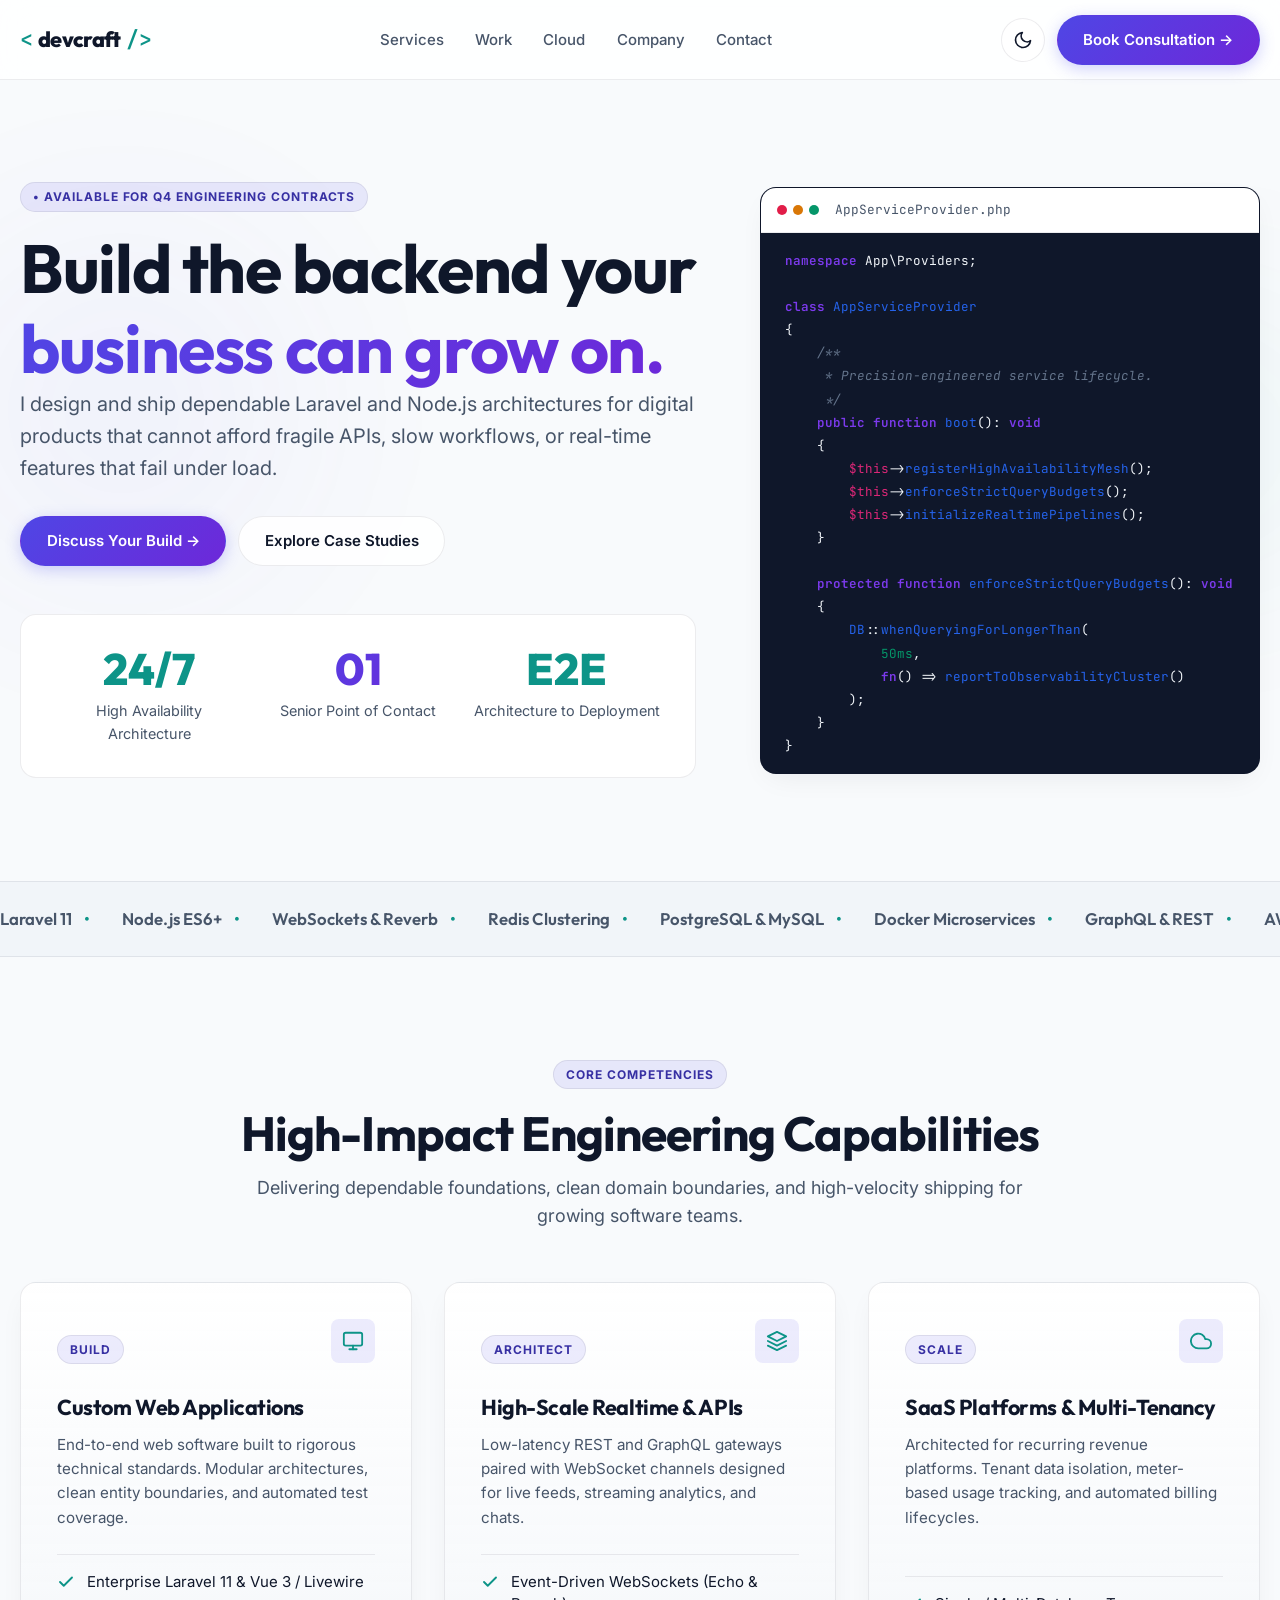
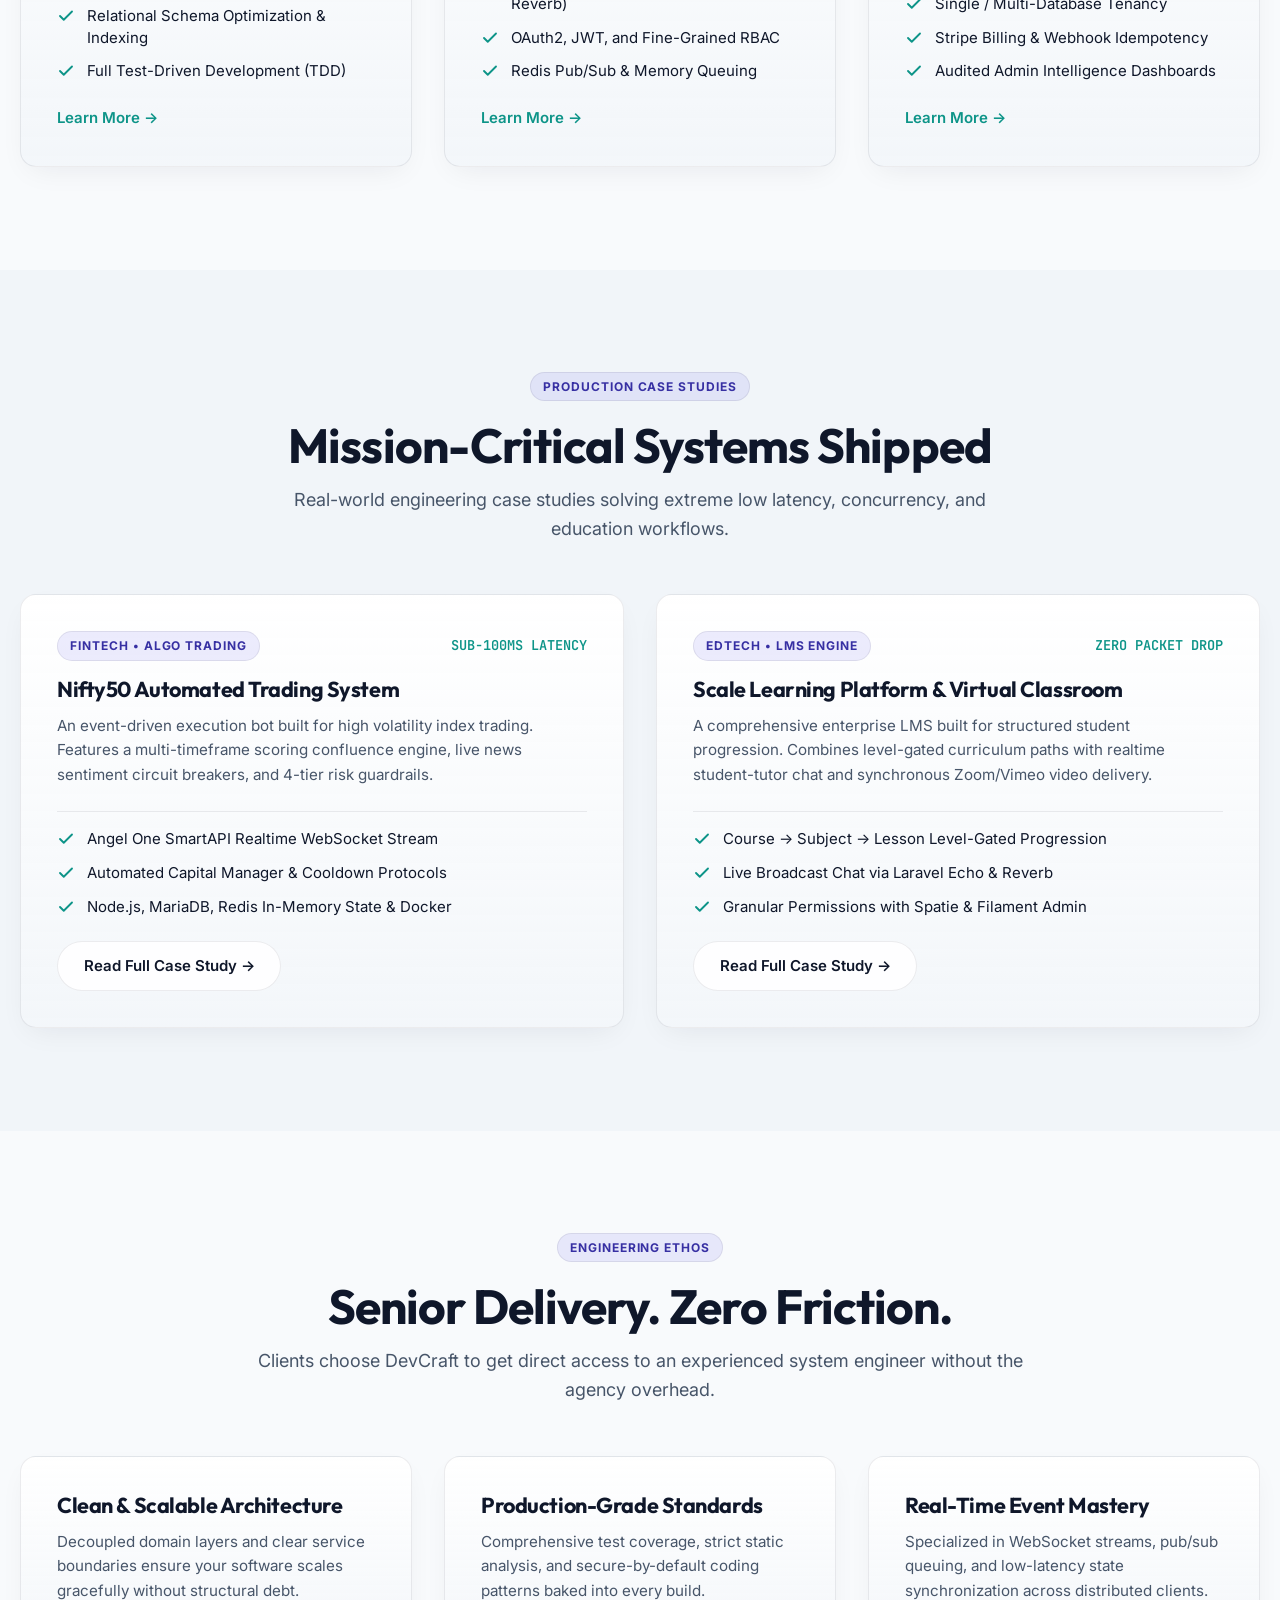
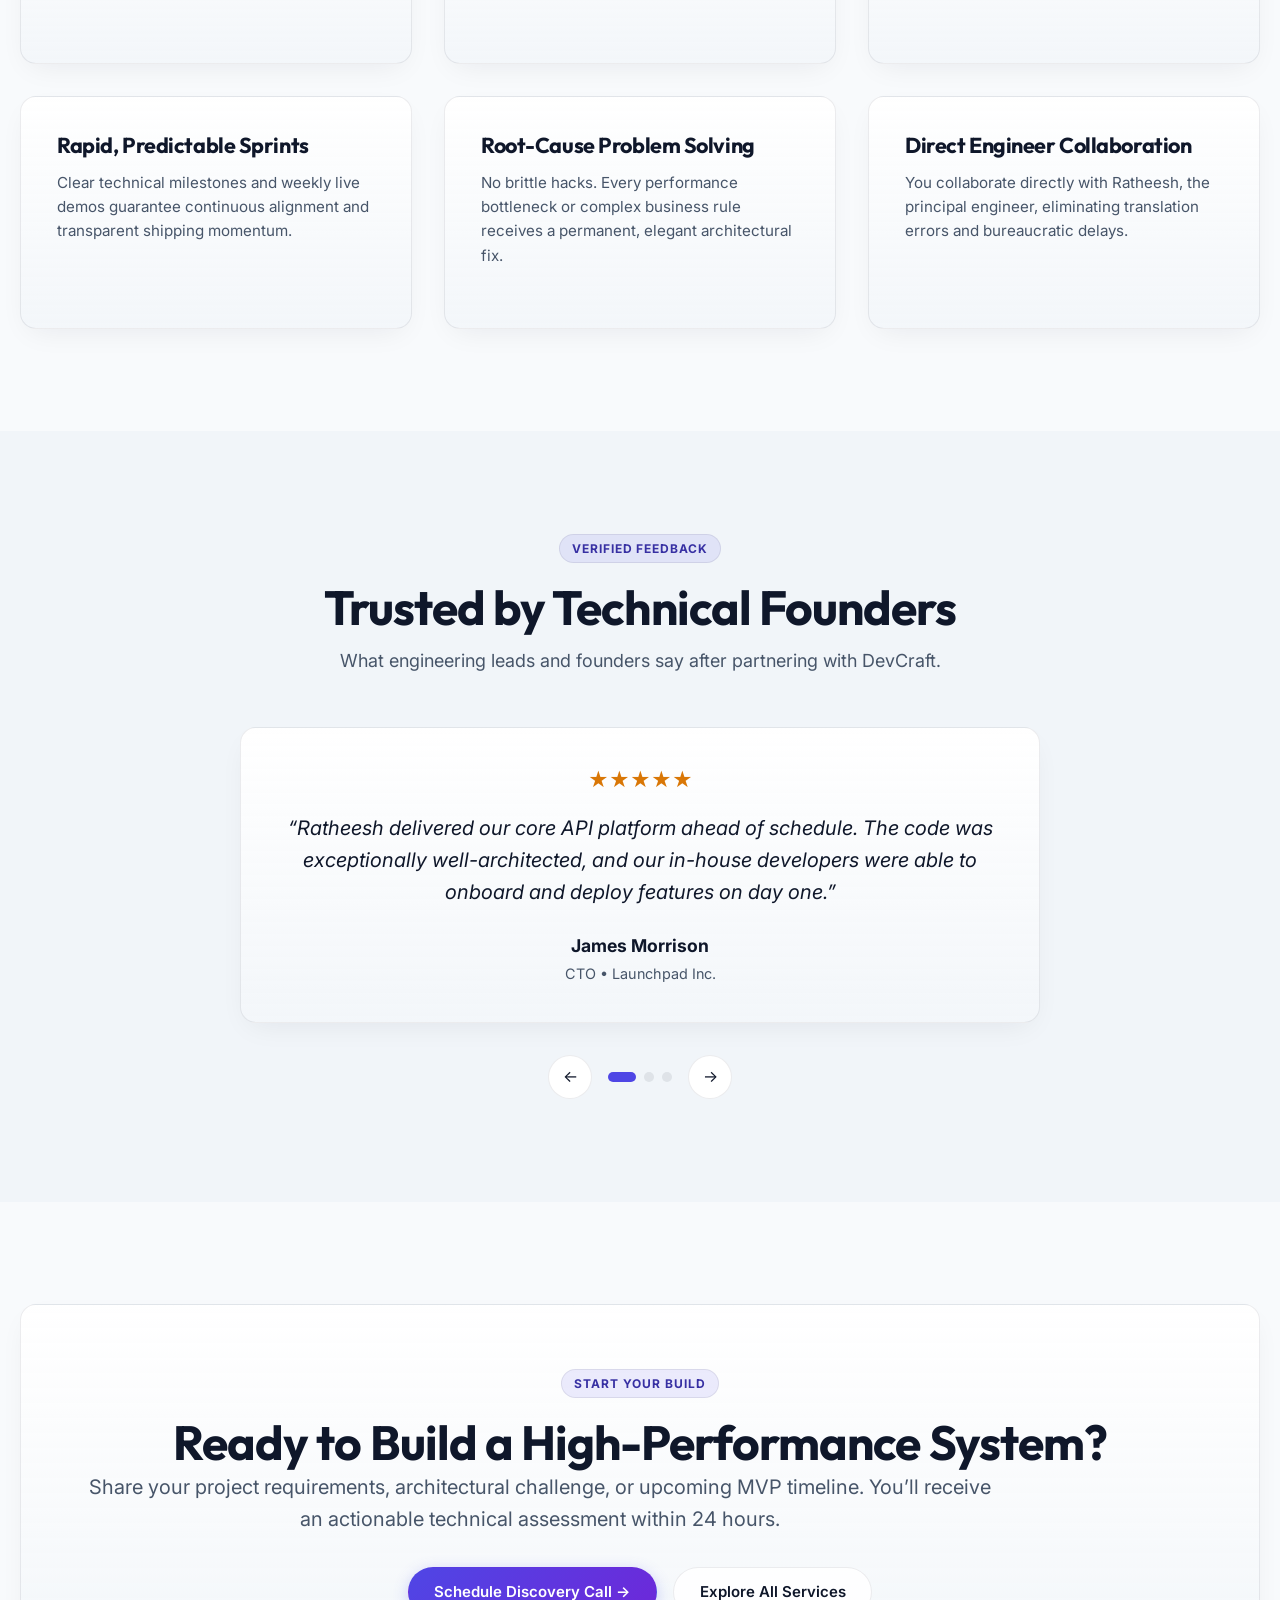
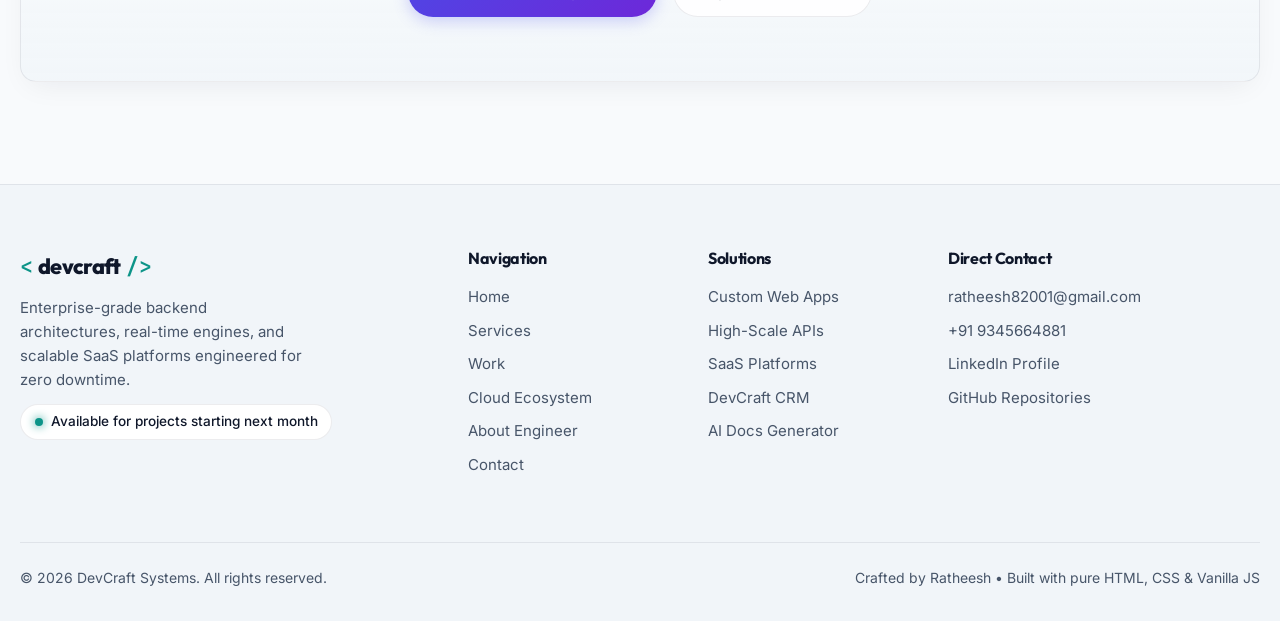
<file: index.html>
<!DOCTYPE html>
<html lang="en" class="no-js" data-theme="dark">
<head>
  <meta charset="utf-8">
  <meta name="viewport" content="width=device-width, initial-scale=1">
  <title>DevCraft — Custom Backend &amp; Web Application Engineering</title>
  <meta name="description" content="DevCraft designs and ships dependable Laravel, Node.js, and real-time systems for products requiring scalable architectures, secure APIs, and high uptime.">
  <link rel="canonical" href="./index.html">

  <!-- Open Graph / Social Meta -->
  <meta property="og:type" content="website">
  <meta property="og:title" content="DevCraft — Custom Backend & Web Application Engineering">
  <meta property="og:description" content="Enterprise-grade Laravel, Node.js, and real-time architectures built for uptime and scale.">
  <meta property="og:url" content="./index.html">
  <meta property="og:site_name" content="DevCraft">
  <meta name="twitter:card" content="summary_large_image">
  <meta name="twitter:title" content="DevCraft — Custom Backend & Web Application Engineering">
  <meta name="twitter:description" content="Enterprise-grade Laravel, Node.js, and real-time architectures built for uptime and scale.">

  <!-- Favicon -->
  <link rel="icon" type="image/svg+xml" href="./images/favicon.svg">

  <!-- Google Fonts: Inter & Outfit -->
  <link rel="preconnect" href="https://fonts.googleapis.com">
  <link rel="preconnect" href="https://fonts.gstatic.com" crossorigin>
  <link href="https://fonts.googleapis.com/css2?family=Inter:wght@400;500;600;700&family=Outfit:wght@500;600;700;800&family=JetBrains+Mono:wght@400;500&display=swap" rel="stylesheet">

  <!-- Stylesheets -->
  <link rel="stylesheet" href="./css/style.css">
  <link rel="stylesheet" href="./css/components.css">
  <link rel="stylesheet" href="./css/responsive.css">

  <!-- Anti-FOUC Theme Script -->
  <script>
    (function() {
      try {
        var theme = localStorage.getItem('devcraft_theme');
        if (!theme) {
          theme = window.matchMedia('(prefers-color-scheme: light)').matches ? 'light' : 'dark';
        }
        document.documentElement.setAttribute('data-theme', theme);
      } catch (e) {}
    })();
  </script>

  <!-- Structured Data (JSON-LD) -->
  <script type="application/ld+json">
  {
    "@context": "https://schema.org",
    "@type": "ProfessionalService",
    "name": "DevCraft",
    "description": "High-performance custom web application and backend software engineering.",
    "founder": {
      "@type": "Person",
      "name": "Ratheesh"
    },
    "email": "ratheesh82001@gmail.com",
    "telephone": "+919345664881",
    "currenciesAccepted": "USD, EUR, INR",
    "paymentAccepted": "Wire, Stripe, Transfer"
  }
  </script>
</head>
<body>
  <!-- Skip to Content for Accessibility -->
  <a href="#main" class="skip-link">Skip to main content</a>

  <!-- ====================================================================
       SHARED HEADER
       ==================================================================== -->
  <header class="header">
    <div class="container header__inner">
      <a href="./index.html" class="logo" aria-label="DevCraft Home">
        <span class="logo__bracket">&lt;</span>
        <span>devcraft</span>
        <span class="logo__bracket">/&gt;</span>
      </a>

      <nav class="nav-menu" aria-label="Primary Navigation">
        <ul class="nav-menu__list">
          <li><a href="./services.html" class="nav-menu__link">Services</a></li>
          <li><a href="./work.html" class="nav-menu__link">Work</a></li>
          <li><a href="./cloud.html" class="nav-menu__link">Cloud</a></li>
          <li><a href="./about.html" class="nav-menu__link">Company</a></li>
          <li><a href="./contact.html" class="nav-menu__link">Contact</a></li>
        </ul>
      </nav>

      <div class="header__actions">
        <button type="button" class="theme-toggle" id="themeToggle" aria-label="Toggle theme">
          <svg class="theme-toggle__icon--dark" viewBox="0 0 24 24" aria-hidden="true">
            <circle cx="12" cy="12" r="5"></circle>
            <line x1="12" y1="1" x2="12" y2="3"></line>
            <line x1="12" y1="21" x2="12" y2="23"></line>
            <line x1="4.22" y1="4.22" x2="5.64" y2="5.64"></line>
            <line x1="18.36" y1="18.36" x2="19.78" y2="19.78"></line>
            <line x1="1" y1="12" x2="3" y2="12"></line>
            <line x1="21" y1="12" x2="23" y2="12"></line>
            <line x1="4.22" y1="19.78" x2="5.64" y2="18.36"></line>
            <line x1="18.36" y1="5.64" x2="19.78" y2="4.22"></line>
          </svg>
          <svg class="theme-toggle__icon--light" viewBox="0 0 24 24" aria-hidden="true">
            <path d="M21 12.79A9 9 0 1 1 11.21 3 7 7 0 0 0 21 12.79z"></path>
          </svg>
        </button>

        <a href="./contact.html" class="btn btn--primary header__cta">Book Consultation &rarr;</a>

        <button type="button" class="hamburger" id="hamburger" aria-label="Toggle mobile menu" aria-expanded="false" aria-controls="mobileDrawer">
          <span class="hamburger__line"></span>
          <span class="hamburger__line"></span>
          <span class="hamburger__line"></span>
        </button>
      </div>
    </div>
  </header>

  <!-- Mobile Drawer -->
  <div class="mobile-drawer__backdrop" id="mobileBackdrop" aria-hidden="true"></div>
  <aside class="mobile-drawer" id="mobileDrawer" aria-label="Mobile Navigation" aria-hidden="true">
    <div class="mobile-drawer__header">
      <a href="./index.html" class="logo" aria-label="DevCraft Home">
        <span class="logo__bracket">&lt;</span>
        <span>devcraft</span>
        <span class="logo__bracket">/&gt;</span>
      </a>
      <button type="button" class="mobile-drawer__close" id="closeDrawer" aria-label="Close navigation drawer">
        <svg width="24" height="24" viewBox="0 0 24 24" fill="none" stroke="currentColor" stroke-width="2" stroke-linecap="round" stroke-linejoin="round" aria-hidden="true">
          <line x1="18" y1="6" x2="6" y2="18"></line>
          <line x1="6" y1="6" x2="18" y2="18"></line>
        </svg>
      </button>
    </div>
    <nav class="mobile-drawer__nav">
      <a href="./index.html" class="mobile-drawer__link" aria-current="page">Home</a>
      <a href="./services.html" class="mobile-drawer__link">Services</a>
      <a href="./work.html" class="mobile-drawer__link">Work</a>
      <a href="./cloud.html" class="mobile-drawer__link">Cloud</a>
      <a href="./about.html" class="mobile-drawer__link">Company</a>
      <a href="./contact.html" class="mobile-drawer__link">Contact</a>
    </nav>
    <div class="mobile-drawer__footer">
      <a href="./contact.html" class="btn btn--primary btn--full">Book Consultation &rarr;</a>
    </div>
  </aside>

  <!-- ====================================================================
       MAIN CONTENT
       ==================================================================== -->
  <main id="main">
    <!-- HERO SECTION -->
    <section class="section hero" aria-labelledby="hero-title">
      <div class="ambient-glow ambient-glow--primary ambient-glow--hero-primary"></div>
      <div class="ambient-glow ambient-glow--accent ambient-glow--hero-accent"></div>

      <div class="container">
        <div class="hero__grid">
          <div data-sal="slide-up">
            <div class="rbt-card-badge badge-mb">
              <span>&bull; Available for Q4 Engineering Contracts</span>
            </div>
            <h1 id="hero-title">
              Build the backend your <br>
              <span class="text-gradient">business can grow on.</span>
            </h1>
            <p class="lead">
              I design and ship dependable Laravel and Node.js architectures for digital products that cannot afford fragile APIs, slow workflows, or real-time features that fail under load.
            </p>
            <div class="hero__actions">
              <a href="./contact.html" class="btn btn--primary">Discuss Your Build &rarr;</a>
              <a href="./work.html" class="btn btn--secondary">Explore Case Studies</a>
            </div>

            <!-- Hero Stats Grid -->
            <div class="stats-grid">
              <div>
                <div class="stat-item__num text-accent">24/7</div>
                <div class="stat-item__label">High Availability Architecture</div>
              </div>
              <div>
                <div class="stat-item__num text-gradient">01</div>
                <div class="stat-item__label">Senior Point of Contact</div>
              </div>
              <div>
                <div class="stat-item__num text-accent">E2E</div>
                <div class="stat-item__label">Architecture to Deployment</div>
              </div>
            </div>
          </div>

          <!-- Hero Terminal Mock -->
          <div data-sal="slide-up" data-sal-delay="150">
            <div class="terminal-mock">
              <div class="terminal-mock__header">
                <div class="terminal-mock__dots">
                  <span class="terminal-mock__dot terminal-mock__dot--close"></span>
                  <span class="terminal-mock__dot terminal-mock__dot--min"></span>
                  <span class="terminal-mock__dot terminal-mock__dot--max"></span>
                </div>
                <span class="terminal-mock__title">AppServiceProvider.php</span>
              </div>
              <pre class="terminal-mock__body"><code><span class="c-kw">namespace</span> App\Providers;

<span class="c-kw">class</span> <span class="c-fn">AppServiceProvider</span>
{
    <span class="c-comm">/**
     * Precision-engineered service lifecycle.
     */</span>
    <span class="c-kw">public function</span> <span class="c-fn">boot</span>(): <span class="c-kw">void</span>
    {
        <span class="c-var">$this</span>-&gt;<span class="c-fn">registerHighAvailabilityMesh</span>();
        <span class="c-var">$this</span>-&gt;<span class="c-fn">enforceStrictQueryBudgets</span>();
        <span class="c-var">$this</span>-&gt;<span class="c-fn">initializeRealtimePipelines</span>();
    }

    <span class="c-kw">protected function</span> <span class="c-fn">enforceStrictQueryBudgets</span>(): <span class="c-kw">void</span>
    {
        <span class="c-fn">DB</span>::<span class="c-fn">whenQueryingForLongerThan</span>(
            <span class="c-str">50ms</span>,
            <span class="c-kw">fn</span>() =&gt; <span class="c-fn">reportToObservabilityCluster</span>()
        );
    }
}</code></pre>
            </div>
          </div>
        </div>
      </div>
    </section>

    <!-- TECH MARQUEE -->
    <div class="marquee" aria-hidden="true">
      <div class="marquee__track">
        <span class="marquee__item">Laravel 11 <span class="marquee__dot">&bull;</span></span>
        <span class="marquee__item">Node.js ES6+ <span class="marquee__dot">&bull;</span></span>
        <span class="marquee__item">WebSockets &amp; Reverb <span class="marquee__dot">&bull;</span></span>
        <span class="marquee__item">Redis Clustering <span class="marquee__dot">&bull;</span></span>
        <span class="marquee__item">PostgreSQL &amp; MySQL <span class="marquee__dot">&bull;</span></span>
        <span class="marquee__item">Docker Microservices <span class="marquee__dot">&bull;</span></span>
        <span class="marquee__item">GraphQL &amp; REST <span class="marquee__dot">&bull;</span></span>
        <span class="marquee__item">AWS Cloud Infrastructure <span class="marquee__dot">&bull;</span></span>
        <span class="marquee__item">Vue 3 &amp; Livewire <span class="marquee__dot">&bull;</span></span>
        <!-- Duplicate for continuous loop -->
        <span class="marquee__item">Laravel 11 <span class="marquee__dot">&bull;</span></span>
        <span class="marquee__item">Node.js ES6+ <span class="marquee__dot">&bull;</span></span>
        <span class="marquee__item">WebSockets &amp; Reverb <span class="marquee__dot">&bull;</span></span>
        <span class="marquee__item">Redis Clustering <span class="marquee__dot">&bull;</span></span>
        <span class="marquee__item">PostgreSQL &amp; MySQL <span class="marquee__dot">&bull;</span></span>
        <span class="marquee__item">Docker Microservices <span class="marquee__dot">&bull;</span></span>
        <span class="marquee__item">GraphQL &amp; REST <span class="marquee__dot">&bull;</span></span>
        <span class="marquee__item">AWS Cloud Infrastructure <span class="marquee__dot">&bull;</span></span>
        <span class="marquee__item">Vue 3 &amp; Livewire <span class="marquee__dot">&bull;</span></span>
      </div>
    </div>

    <!-- FEATURED SERVICES SECTION -->
    <section class="section" aria-labelledby="featured-services-title">
      <div class="container">
        <div class="section-header" data-sal="slide-up">
          <div class="rbt-card-badge badge-mb">Core Competencies</div>
          <h2 id="featured-services-title">High-Impact Engineering Capabilities</h2>
          <p>Delivering dependable foundations, clean domain boundaries, and high-velocity shipping for growing software teams.</p>
        </div>

        <div class="grid-cards grid-cards--3">
          <!-- Card 1 -->
          <article class="rbt-card variation-01 rbt-hover" data-sal="slide-up">
            <div class="rbt-card-top">
              <span class="rbt-card-badge">BUILD</span>
              <span class="rbt-card-icon">
                <svg width="22" height="22" viewBox="0 0 24 24" fill="none" stroke="currentColor" stroke-width="2" stroke-linecap="round" stroke-linejoin="round" aria-hidden="true">
                  <rect x="2" y="3" width="20" height="14" rx="2" ry="2"></rect>
                  <line x1="8" y1="21" x2="16" y2="21"></line>
                  <line x1="12" y1="17" x2="12" y2="21"></line>
                </svg>
              </span>
            </div>
            <h3 class="rbt-card-title">Custom Web Applications</h3>
            <p class="rbt-card-desc">End-to-end web software built to rigorous technical standards. Modular architectures, clean entity boundaries, and automated test coverage.</p>
            <ul class="rbt-list-style-2">
              <li class="rbt-list-item">
                <svg class="rbt-list-check" viewBox="0 0 24 24" fill="none" stroke="currentColor" stroke-width="2.5" stroke-linecap="round" stroke-linejoin="round" aria-hidden="true"><polyline points="20 6 9 17 4 12"></polyline></svg>
                <span>Enterprise Laravel 11 &amp; Vue 3 / Livewire</span>
              </li>
              <li class="rbt-list-item">
                <svg class="rbt-list-check" viewBox="0 0 24 24" fill="none" stroke="currentColor" stroke-width="2.5" stroke-linecap="round" stroke-linejoin="round" aria-hidden="true"><polyline points="20 6 9 17 4 12"></polyline></svg>
                <span>Relational Schema Optimization &amp; Indexing</span>
              </li>
              <li class="rbt-list-item">
                <svg class="rbt-list-check" viewBox="0 0 24 24" fill="none" stroke="currentColor" stroke-width="2.5" stroke-linecap="round" stroke-linejoin="round" aria-hidden="true"><polyline points="20 6 9 17 4 12"></polyline></svg>
                <span>Full Test-Driven Development (TDD)</span>
              </li>
            </ul>
            <div class="rbt-card-footer">
              <a href="./services.html" class="rbt-card-link">Learn More &rarr;</a>
            </div>
          </article>

          <!-- Card 2 -->
          <article class="rbt-card variation-01 rbt-hover" data-sal="slide-up" data-sal-delay="100">
            <div class="rbt-card-top">
              <span class="rbt-card-badge">ARCHITECT</span>
              <span class="rbt-card-icon">
                <svg width="22" height="22" viewBox="0 0 24 24" fill="none" stroke="currentColor" stroke-width="2" stroke-linecap="round" stroke-linejoin="round" aria-hidden="true">
                  <polygon points="12 2 2 7 12 12 22 7 12 2"></polygon>
                  <polyline points="2 17 12 22 22 17"></polyline>
                  <polyline points="2 12 12 17 22 12"></polyline>
                </svg>
              </span>
            </div>
            <h3 class="rbt-card-title">High-Scale Realtime &amp; APIs</h3>
            <p class="rbt-card-desc">Low-latency REST and GraphQL gateways paired with WebSocket channels designed for live feeds, streaming analytics, and chats.</p>
            <ul class="rbt-list-style-2">
              <li class="rbt-list-item">
                <svg class="rbt-list-check" viewBox="0 0 24 24" fill="none" stroke="currentColor" stroke-width="2.5" stroke-linecap="round" stroke-linejoin="round" aria-hidden="true"><polyline points="20 6 9 17 4 12"></polyline></svg>
                <span>Event-Driven WebSockets (Echo &amp; Reverb)</span>
              </li>
              <li class="rbt-list-item">
                <svg class="rbt-list-check" viewBox="0 0 24 24" fill="none" stroke="currentColor" stroke-width="2.5" stroke-linecap="round" stroke-linejoin="round" aria-hidden="true"><polyline points="20 6 9 17 4 12"></polyline></svg>
                <span>OAuth2, JWT, and Fine-Grained RBAC</span>
              </li>
              <li class="rbt-list-item">
                <svg class="rbt-list-check" viewBox="0 0 24 24" fill="none" stroke="currentColor" stroke-width="2.5" stroke-linecap="round" stroke-linejoin="round" aria-hidden="true"><polyline points="20 6 9 17 4 12"></polyline></svg>
                <span>Redis Pub/Sub &amp; Memory Queuing</span>
              </li>
            </ul>
            <div class="rbt-card-footer">
              <a href="./services.html" class="rbt-card-link">Learn More &rarr;</a>
            </div>
          </article>

          <!-- Card 3 -->
          <article class="rbt-card variation-01 rbt-hover" data-sal="slide-up" data-sal-delay="200">
            <div class="rbt-card-top">
              <span class="rbt-card-badge">SCALE</span>
              <span class="rbt-card-icon">
                <svg width="22" height="22" viewBox="0 0 24 24" fill="none" stroke="currentColor" stroke-width="2" stroke-linecap="round" stroke-linejoin="round" aria-hidden="true">
                  <path d="M18 10h-1.26A8 8 0 1 0 9 20h9a5 5 0 0 0 0-10z"></path>
                </svg>
              </span>
            </div>
            <h3 class="rbt-card-title">SaaS Platforms &amp; Multi-Tenancy</h3>
            <p class="rbt-card-desc">Architected for recurring revenue platforms. Tenant data isolation, meter-based usage tracking, and automated billing lifecycles.</p>
            <ul class="rbt-list-style-2">
              <li class="rbt-list-item">
                <svg class="rbt-list-check" viewBox="0 0 24 24" fill="none" stroke="currentColor" stroke-width="2.5" stroke-linecap="round" stroke-linejoin="round" aria-hidden="true"><polyline points="20 6 9 17 4 12"></polyline></svg>
                <span>Single / Multi-Database Tenancy</span>
              </li>
              <li class="rbt-list-item">
                <svg class="rbt-list-check" viewBox="0 0 24 24" fill="none" stroke="currentColor" stroke-width="2.5" stroke-linecap="round" stroke-linejoin="round" aria-hidden="true"><polyline points="20 6 9 17 4 12"></polyline></svg>
                <span>Stripe Billing &amp; Webhook Idempotency</span>
              </li>
              <li class="rbt-list-item">
                <svg class="rbt-list-check" viewBox="0 0 24 24" fill="none" stroke="currentColor" stroke-width="2.5" stroke-linecap="round" stroke-linejoin="round" aria-hidden="true"><polyline points="20 6 9 17 4 12"></polyline></svg>
                <span>Audited Admin Intelligence Dashboards</span>
              </li>
            </ul>
            <div class="rbt-card-footer">
              <a href="./services.html" class="rbt-card-link">Learn More &rarr;</a>
            </div>
          </article>
        </div>
      </div>
    </section>

    <!-- SELECTED SYSTEMS SHOWCASE -->
    <section class="section section--alt-bg" aria-labelledby="systems-title">
      <div class="container">
        <div class="section-header" data-sal="slide-up">
          <div class="rbt-card-badge badge-mb">Production Case Studies</div>
          <h2 id="systems-title">Mission-Critical Systems Shipped</h2>
          <p>Real-world engineering case studies solving extreme low latency, concurrency, and education workflows.</p>
        </div>

        <div class="grid-cards grid-cards--2">
          <!-- Project 1 -->
          <article class="rbt-card variation-01 rbt-hover" data-sal="slide-up">
            <div class="rbt-card-top">
              <span class="rbt-card-badge">FINTECH &bull; ALGO TRADING</span>
              <span class="case-study-metric">SUB-100MS LATENCY</span>
            </div>
            <h3 class="rbt-card-title">Nifty50 Automated Trading System</h3>
            <p class="rbt-card-desc">An event-driven execution bot built for high volatility index trading. Features a multi-timeframe scoring confluence engine, live news sentiment circuit breakers, and 4-tier risk guardrails.</p>
            <ul class="rbt-list-style-2">
              <li class="rbt-list-item">
                <svg class="rbt-list-check" viewBox="0 0 24 24" fill="none" stroke="currentColor" stroke-width="2.5" stroke-linecap="round" stroke-linejoin="round" aria-hidden="true"><polyline points="20 6 9 17 4 12"></polyline></svg>
                <span>Angel One SmartAPI Realtime WebSocket Stream</span>
              </li>
              <li class="rbt-list-item">
                <svg class="rbt-list-check" viewBox="0 0 24 24" fill="none" stroke="currentColor" stroke-width="2.5" stroke-linecap="round" stroke-linejoin="round" aria-hidden="true"><polyline points="20 6 9 17 4 12"></polyline></svg>
                <span>Automated Capital Manager &amp; Cooldown Protocols</span>
              </li>
              <li class="rbt-list-item">
                <svg class="rbt-list-check" viewBox="0 0 24 24" fill="none" stroke="currentColor" stroke-width="2.5" stroke-linecap="round" stroke-linejoin="round" aria-hidden="true"><polyline points="20 6 9 17 4 12"></polyline></svg>
                <span>Node.js, MariaDB, Redis In-Memory State &amp; Docker</span>
              </li>
            </ul>
            <div class="rbt-card-footer">
              <a href="./work.html" class="btn btn--secondary">Read Full Case Study &rarr;</a>
            </div>
          </article>

          <!-- Project 2 -->
          <article class="rbt-card variation-01 rbt-hover" data-sal="slide-up" data-sal-delay="100">
            <div class="rbt-card-top">
              <span class="rbt-card-badge">EDTECH &bull; LMS ENGINE</span>
              <span class="case-study-metric">ZERO PACKET DROP</span>
            </div>
            <h3 class="rbt-card-title">Scale Learning Platform &amp; Virtual Classroom</h3>
            <p class="rbt-card-desc">A comprehensive enterprise LMS built for structured student progression. Combines level-gated curriculum paths with realtime student-tutor chat and synchronous Zoom/Vimeo video delivery.</p>
            <ul class="rbt-list-style-2">
              <li class="rbt-list-item">
                <svg class="rbt-list-check" viewBox="0 0 24 24" fill="none" stroke="currentColor" stroke-width="2.5" stroke-linecap="round" stroke-linejoin="round" aria-hidden="true"><polyline points="20 6 9 17 4 12"></polyline></svg>
                <span>Course &rarr; Subject &rarr; Lesson Level-Gated Progression</span>
              </li>
              <li class="rbt-list-item">
                <svg class="rbt-list-check" viewBox="0 0 24 24" fill="none" stroke="currentColor" stroke-width="2.5" stroke-linecap="round" stroke-linejoin="round" aria-hidden="true"><polyline points="20 6 9 17 4 12"></polyline></svg>
                <span>Live Broadcast Chat via Laravel Echo &amp; Reverb</span>
              </li>
              <li class="rbt-list-item">
                <svg class="rbt-list-check" viewBox="0 0 24 24" fill="none" stroke="currentColor" stroke-width="2.5" stroke-linecap="round" stroke-linejoin="round" aria-hidden="true"><polyline points="20 6 9 17 4 12"></polyline></svg>
                <span>Granular Permissions with Spatie &amp; Filament Admin</span>
              </li>
            </ul>
            <div class="rbt-card-footer">
              <a href="./work.html" class="btn btn--secondary">Read Full Case Study &rarr;</a>
            </div>
          </article>
        </div>
      </div>
    </section>

    <!-- 6 WHY CHOOSE US PILLARS -->
    <section class="section" aria-labelledby="why-title">
      <div class="container">
        <div class="section-header" data-sal="slide-up">
          <div class="rbt-card-badge badge-mb">Engineering Ethos</div>
          <h2 id="why-title">Senior Delivery. Zero Friction.</h2>
          <p>Clients choose DevCraft to get direct access to an experienced system engineer without the agency overhead.</p>
        </div>

        <div class="grid-cards grid-cards--3">
          <div class="rbt-card variation-01" data-sal="slide-up">
            <h3 class="rbt-card-title">Clean &amp; Scalable Architecture</h3>
            <p class="rbt-card-desc">Decoupled domain layers and clear service boundaries ensure your software scales gracefully without structural debt.</p>
          </div>
          <div class="rbt-card variation-01" data-sal="slide-up" data-sal-delay="100">
            <h3 class="rbt-card-title">Production-Grade Standards</h3>
            <p class="rbt-card-desc">Comprehensive test coverage, strict static analysis, and secure-by-default coding patterns baked into every build.</p>
          </div>
          <div class="rbt-card variation-01" data-sal="slide-up" data-sal-delay="200">
            <h3 class="rbt-card-title">Real-Time Event Mastery</h3>
            <p class="rbt-card-desc">Specialized in WebSocket streams, pub/sub queuing, and low-latency state synchronization across distributed clients.</p>
          </div>
          <div class="rbt-card variation-01" data-sal="slide-up">
            <h3 class="rbt-card-title">Rapid, Predictable Sprints</h3>
            <p class="rbt-card-desc">Clear technical milestones and weekly live demos guarantee continuous alignment and transparent shipping momentum.</p>
          </div>
          <div class="rbt-card variation-01" data-sal="slide-up" data-sal-delay="100">
            <h3 class="rbt-card-title">Root-Cause Problem Solving</h3>
            <p class="rbt-card-desc">No brittle hacks. Every performance bottleneck or complex business rule receives a permanent, elegant architectural fix.</p>
          </div>
          <div class="rbt-card variation-01" data-sal="slide-up" data-sal-delay="200">
            <h3 class="rbt-card-title">Direct Engineer Collaboration</h3>
            <p class="rbt-card-desc">You collaborate directly with Ratheesh, the principal engineer, eliminating translation errors and bureaucratic delays.</p>
          </div>
        </div>
      </div>
    </section>

    <!-- TESTIMONIALS SLIDER SECTION -->
    <section class="section section--alt-bg" aria-labelledby="testimonials-title">
      <div class="container">
        <div class="section-header" data-sal="slide-up">
          <div class="rbt-card-badge badge-mb">Verified Feedback</div>
          <h2 id="testimonials-title">Trusted by Technical Founders</h2>
          <p>What engineering leads and founders say after partnering with DevCraft.</p>
        </div>

        <div class="testimonial-slider" data-sal="slide-up">
          <div class="testimonial-track">
            <!-- Slide 1 -->
            <div class="testimonial-slide">
              <div class="rbt-card variation-01 card-center">
                <div class="rating-stars">&#9733;&#9733;&#9733;&#9733;&#9733;</div>
                <blockquote class="testimonial-quote">
                  &ldquo;Ratheesh delivered our core API platform ahead of schedule. The code was exceptionally well-architected, and our in-house developers were able to onboard and deploy features on day one.&rdquo;
                </blockquote>
                <div>
                  <strong class="testimonial-author">James Morrison</strong>
                  <span class="testimonial-role">CTO &bull; Launchpad Inc.</span>
                </div>
              </div>
            </div>

            <!-- Slide 2 -->
            <div class="testimonial-slide">
              <div class="rbt-card variation-01 card-center">
                <div class="rating-stars">&#9733;&#9733;&#9733;&#9733;&#9733;</div>
                <blockquote class="testimonial-quote">
                  &ldquo;Our legacy monolith was collapsing during peak load. DevCraft migrated our critical flows to an event-driven architecture, reducing database latency by over 60%. Highly recommended.&rdquo;
                </blockquote>
                <div>
                  <strong class="testimonial-author">Sofia Reyes</strong>
                  <span class="testimonial-role">Founder &bull; FlowStack Analytics</span>
                </div>
              </div>
            </div>

            <!-- Slide 3 -->
            <div class="testimonial-slide">
              <div class="rbt-card variation-01 card-center">
                <div class="rating-stars">&#9733;&#9733;&#9733;&#9733;&#9733;</div>
                <blockquote class="testimonial-quote">
                  &ldquo;The real-time WebSocket infrastructure Ratheesh configured for our trading bot handles volatile market swings without dropping a single frame. The standard of engineering is world-class.&rdquo;
                </blockquote>
                <div>
                  <strong class="testimonial-author">Ali Khan</strong>
                  <span class="testimonial-role">Lead Systems Architect &bull; NexaTech</span>
                </div>
              </div>
            </div>
          </div>

          <div class="testimonial-controls">
            <button type="button" class="testimonial-btn" data-slider-prev aria-label="Previous testimonial">&larr;</button>
            <div class="testimonial-dots" role="tablist" aria-label="Testimonial slides"></div>
            <button type="button" class="testimonial-btn" data-slider-next aria-label="Next testimonial">&rarr;</button>
          </div>
        </div>
      </div>
    </section>

    <!-- CALL TO ACTION SECTION -->
    <section class="section" aria-labelledby="cta-title">
      <div class="container">
        <div class="rbt-card variation-01 cta-banner" data-sal="zoom">
          <div class="rbt-card-badge badge-center">Start Your Build</div>
          <h2 id="cta-title">
            Ready to Build a High-Performance System?
          </h2>
          <p class="lead">
            Share your project requirements, architectural challenge, or upcoming MVP timeline. You’ll receive an actionable technical assessment within 24 hours.
          </p>
          <div class="cta-actions">
            <a href="./contact.html" class="btn btn--primary">Schedule Discovery Call &rarr;</a>
            <a href="./services.html" class="btn btn--secondary">Explore All Services</a>
          </div>
        </div>
      </div>
    </section>
  </main>

  <!-- ====================================================================
       SHARED FOOTER
       ==================================================================== -->
  <footer class="footer">
    <div class="container">
      <div class="footer__grid">
        <div>
          <a href="./index.html" class="logo" aria-label="DevCraft Home">
            <span class="logo__bracket">&lt;</span>
            <span>devcraft</span>
            <span class="logo__bracket">/&gt;</span>
          </a>
          <p class="footer__brand-p">Enterprise-grade backend architectures, real-time engines, and scalable SaaS platforms engineered for zero downtime.</p>
          <div class="footer__status-badge">
            <span class="status-dot"></span>
            <span>Available for projects starting next month</span>
          </div>
        </div>

        <div>
          <h4 class="footer__col-title">Navigation</h4>
          <ul class="footer__links">
            <li><a href="./index.html" class="footer__link">Home</a></li>
            <li><a href="./services.html" class="footer__link">Services</a></li>
            <li><a href="./work.html" class="footer__link">Work</a></li>
            <li><a href="./cloud.html" class="footer__link">Cloud Ecosystem</a></li>
            <li><a href="./about.html" class="footer__link">About Engineer</a></li>
            <li><a href="./contact.html" class="footer__link">Contact</a></li>
          </ul>
        </div>

        <div>
          <h4 class="footer__col-title">Solutions</h4>
          <ul class="footer__links">
            <li><a href="./services.html" class="footer__link">Custom Web Apps</a></li>
            <li><a href="./services.html" class="footer__link">High-Scale APIs</a></li>
            <li><a href="./services.html" class="footer__link">SaaS Platforms</a></li>
            <li><a href="./cloud.html" class="footer__link">DevCraft CRM</a></li>
            <li><a href="./cloud.html" class="footer__link">AI Docs Generator</a></li>
          </ul>
        </div>

        <div>
          <h4 class="footer__col-title">Direct Contact</h4>
          <ul class="footer__links">
            <li><a href="mailto:ratheesh82001@gmail.com" class="footer__link">ratheesh82001@gmail.com</a></li>
            <li><a href="tel:+919345664881" class="footer__link">+91 9345664881</a></li>
            <li><a href="https://linkedin.com/in/ratheesh82001" target="_blank" rel="noopener noreferrer" class="footer__link">LinkedIn Profile</a></li>
            <li><a href="https://github.com/ratheesh2001" target="_blank" rel="noopener noreferrer" class="footer__link">GitHub Repositories</a></li>
          </ul>
        </div>
      </div>

      <div class="footer__bottom">
        <p>&copy; <span id="footerYear">2026</span> DevCraft Systems. All rights reserved.</p>
        <p>Crafted by Ratheesh &bull; Built with pure HTML, CSS &amp; Vanilla JS</p>
      </div>
    </div>
  </footer>

  <!-- Scripts -->
  <script src="./js/main.js"></script>
</body>
</html>
</file>
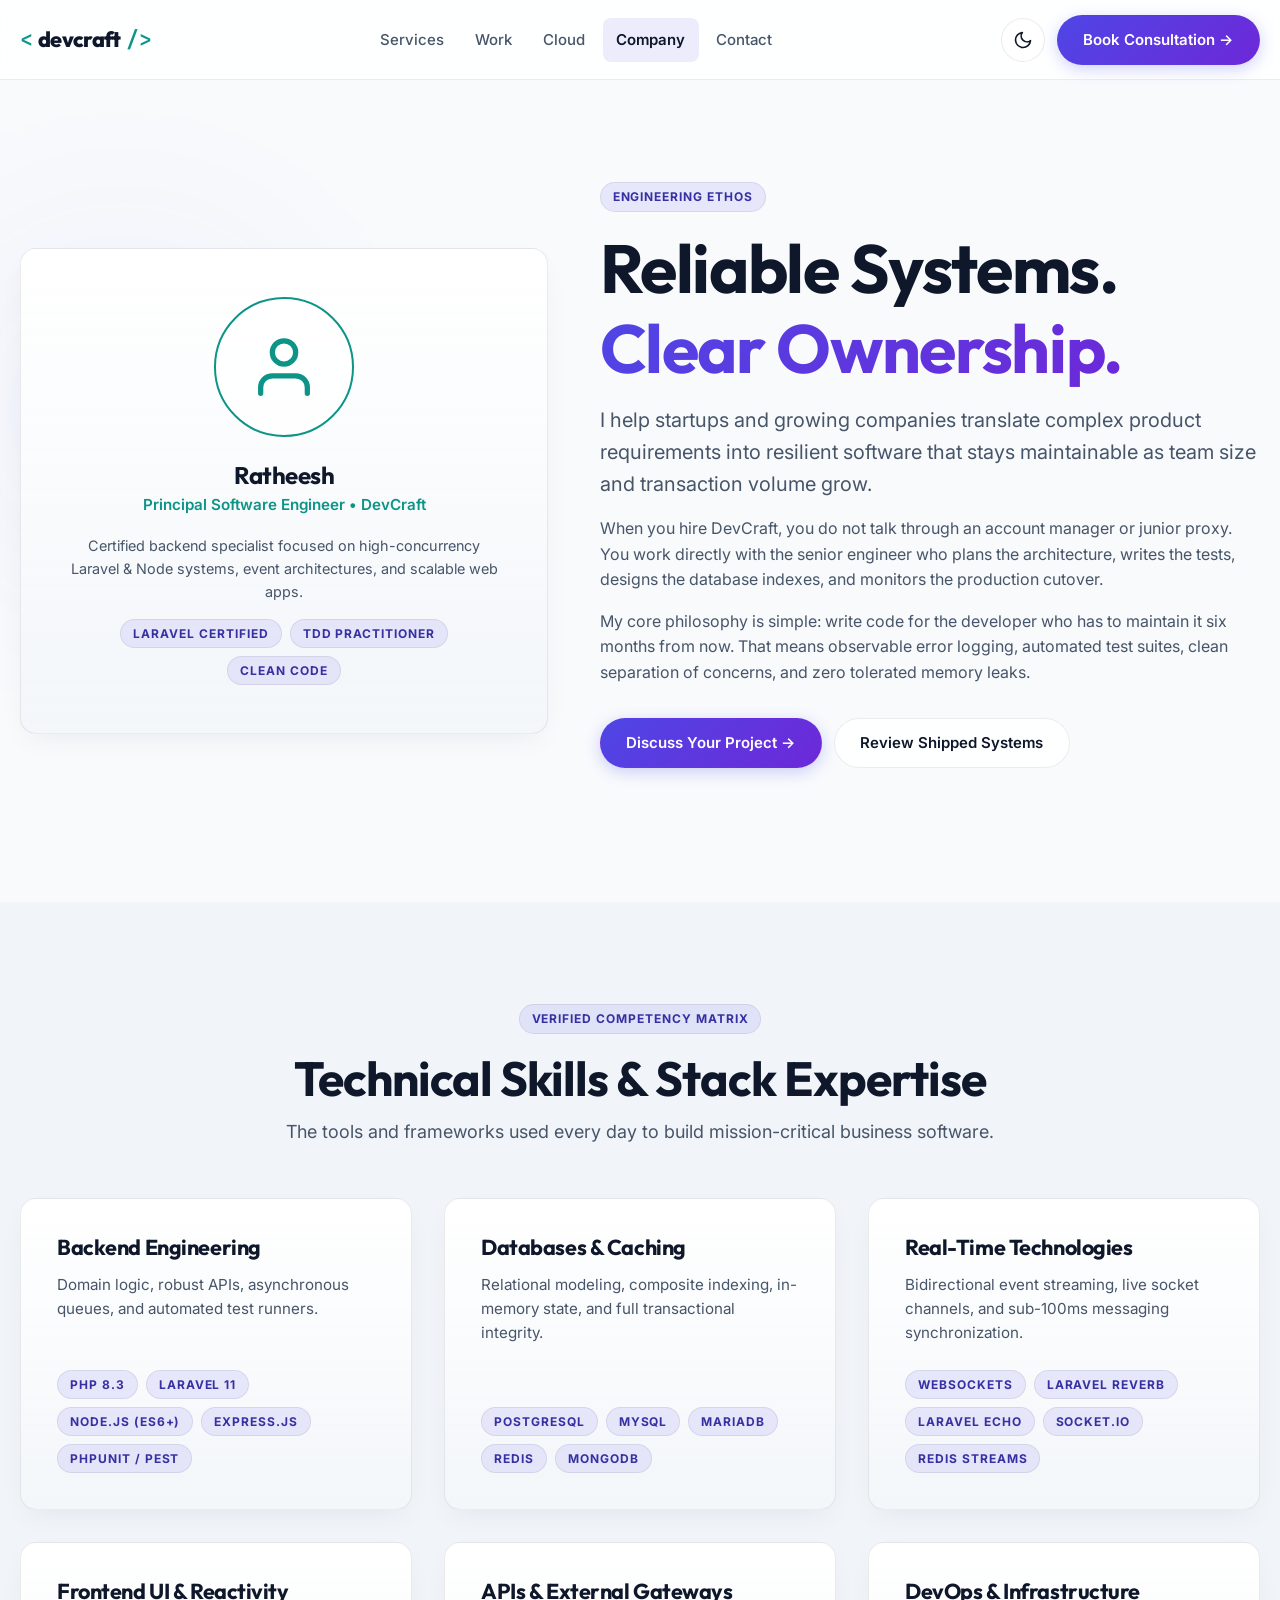
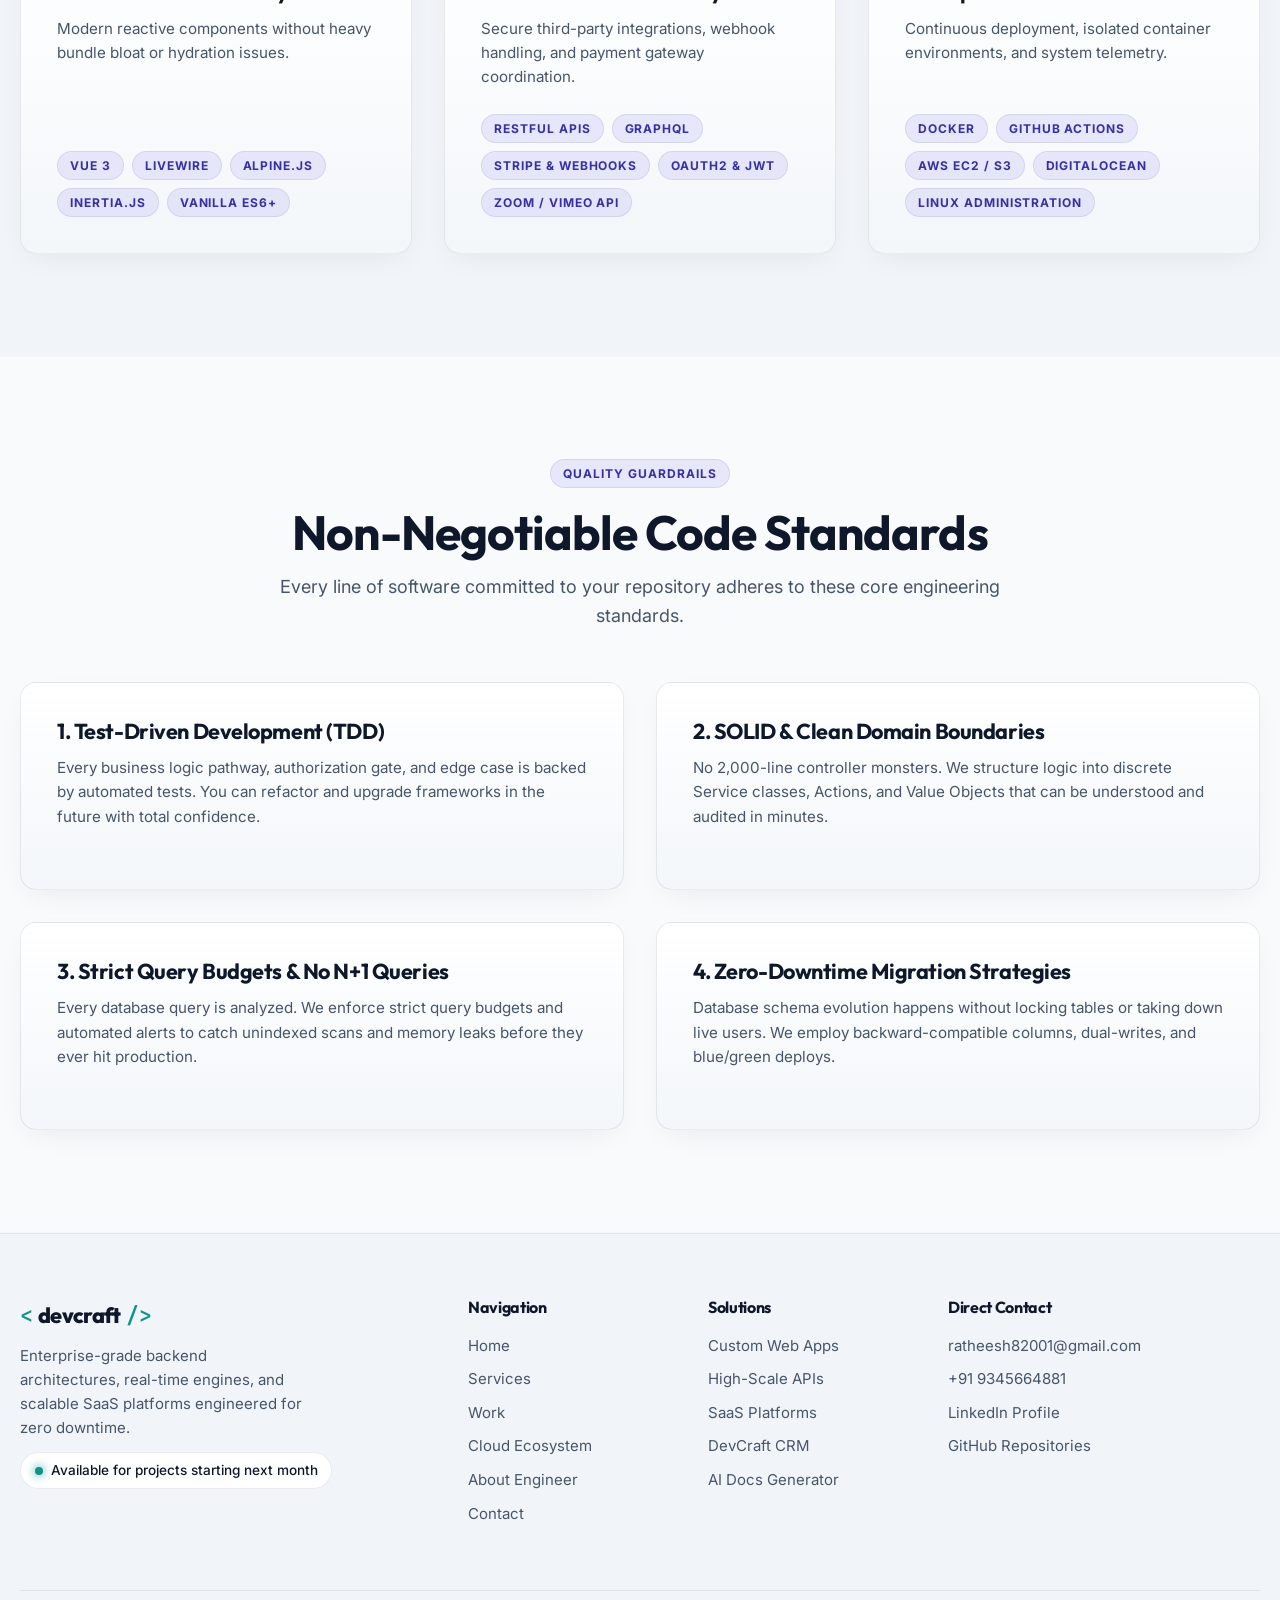
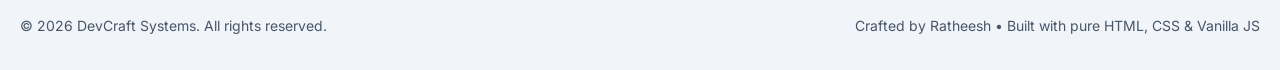
<file: about.html>
<!DOCTYPE html>
<html lang="en" class="no-js" data-theme="dark">
<head>
  <meta charset="utf-8">
  <meta name="viewport" content="width=device-width, initial-scale=1">
  <title>About Lead Engineer &amp; Engineering Ethos — DevCraft</title>
  <meta name="description" content="Meet Ratheesh, principal engineer at DevCraft. Learn about our backend-first philosophy: reliable systems, clear ownership, and zero-compromise code standards.">
  <link rel="canonical" href="./about.html">

  <!-- Open Graph -->
  <meta property="og:type" content="profile">
  <meta property="og:title" content="About Lead Engineer & Engineering Ethos — DevCraft">
  <meta property="og:description" content="Reliable systems. Clear ownership. Work directly with senior backend engineer Ratheesh.">
  <meta property="og:url" content="./about.html">
  <meta property="og:site_name" content="DevCraft">
  <meta name="twitter:card" content="summary_large_image">

  <!-- Favicon -->
  <link rel="icon" type="image/svg+xml" href="./images/favicon.svg">

  <!-- Google Fonts -->
  <link rel="preconnect" href="https://fonts.googleapis.com">
  <link rel="preconnect" href="https://fonts.gstatic.com" crossorigin>
  <link href="https://fonts.googleapis.com/css2?family=Inter:wght@400;500;600;700&family=Outfit:wght@500;600;700;800&family=JetBrains+Mono:wght@400;500&display=swap" rel="stylesheet">

  <!-- Stylesheets -->
  <link rel="stylesheet" href="./css/style.css">
  <link rel="stylesheet" href="./css/components.css">
  <link rel="stylesheet" href="./css/responsive.css">

  <!-- Anti-FOUC Theme Script -->
  <script>
    (function() {
      try {
        var theme = localStorage.getItem('devcraft_theme');
        if (!theme) {
          theme = window.matchMedia('(prefers-color-scheme: light)').matches ? 'light' : 'dark';
        }
        document.documentElement.setAttribute('data-theme', theme);
      } catch (e) {}
    })();
  </script>
</head>
<body>
  <a href="#main" class="skip-link">Skip to main content</a>

  <!-- ====================================================================
       SHARED HEADER
       ==================================================================== -->
  <header class="header">
    <div class="container header__inner">
      <a href="./index.html" class="logo" aria-label="DevCraft Home">
        <span class="logo__bracket">&lt;</span>
        <span>devcraft</span>
        <span class="logo__bracket">/&gt;</span>
      </a>

      <nav class="nav-menu" aria-label="Primary Navigation">
        <ul class="nav-menu__list">
          <li><a href="./services.html" class="nav-menu__link">Services</a></li>
          <li><a href="./work.html" class="nav-menu__link">Work</a></li>
          <li><a href="./cloud.html" class="nav-menu__link">Cloud</a></li>
          <li><a href="./about.html" class="nav-menu__link" aria-current="page">Company</a></li>
          <li><a href="./contact.html" class="nav-menu__link">Contact</a></li>
        </ul>
      </nav>

      <div class="header__actions">
        <button type="button" class="theme-toggle" id="themeToggle" aria-label="Toggle theme">
          <svg class="theme-toggle__icon--dark" viewBox="0 0 24 24" aria-hidden="true">
            <circle cx="12" cy="12" r="5"></circle>
            <line x1="12" y1="1" x2="12" y2="3"></line>
            <line x1="12" y1="21" x2="12" y2="23"></line>
            <line x1="4.22" y1="4.22" x2="5.64" y2="5.64"></line>
            <line x1="18.36" y1="18.36" x2="19.78" y2="19.78"></line>
            <line x1="1" y1="12" x2="3" y2="12"></line>
            <line x1="21" y1="12" x2="23" y2="12"></line>
            <line x1="4.22" y1="19.78" x2="5.64" y2="18.36"></line>
            <line x1="18.36" y1="5.64" x2="19.78" y2="4.22"></line>
          </svg>
          <svg class="theme-toggle__icon--light" viewBox="0 0 24 24" aria-hidden="true">
            <path d="M21 12.79A9 9 0 1 1 11.21 3 7 7 0 0 0 21 12.79z"></path>
          </svg>
        </button>

        <a href="./contact.html" class="btn btn--primary header__cta">Book Consultation &rarr;</a>

        <button type="button" class="hamburger" id="hamburger" aria-label="Toggle mobile menu" aria-expanded="false" aria-controls="mobileDrawer">
          <span class="hamburger__line"></span>
          <span class="hamburger__line"></span>
          <span class="hamburger__line"></span>
        </button>
      </div>
    </div>
  </header>

  <!-- Mobile Drawer -->
  <div class="mobile-drawer__backdrop" id="mobileBackdrop" aria-hidden="true"></div>
  <aside class="mobile-drawer" id="mobileDrawer" aria-label="Mobile Navigation" aria-hidden="true">
    <div class="mobile-drawer__header">
      <a href="./index.html" class="logo" aria-label="DevCraft Home">
        <span class="logo__bracket">&lt;</span>
        <span>devcraft</span>
        <span class="logo__bracket">/&gt;</span>
      </a>
      <button type="button" class="mobile-drawer__close" id="closeDrawer" aria-label="Close navigation drawer">
        <svg width="24" height="24" viewBox="0 0 24 24" fill="none" stroke="currentColor" stroke-width="2" stroke-linecap="round" stroke-linejoin="round" aria-hidden="true">
          <line x1="18" y1="6" x2="6" y2="18"></line>
          <line x1="6" y1="6" x2="18" y2="18"></line>
        </svg>
      </button>
    </div>
    <nav class="mobile-drawer__nav">
      <a href="./index.html" class="mobile-drawer__link">Home</a>
      <a href="./services.html" class="mobile-drawer__link">Services</a>
      <a href="./work.html" class="mobile-drawer__link">Work</a>
      <a href="./cloud.html" class="mobile-drawer__link">Cloud</a>
      <a href="./about.html" class="mobile-drawer__link" aria-current="page">Company</a>
      <a href="./contact.html" class="mobile-drawer__link">Contact</a>
    </nav>
    <div class="mobile-drawer__footer">
      <a href="./contact.html" class="btn btn--primary btn--full">Book Consultation &rarr;</a>
    </div>
  </aside>

  <!-- ====================================================================
       MAIN CONTENT
       ==================================================================== -->
  <main id="main">
    <!-- STORY & PHILOSOPHY -->
    <section class="section" aria-labelledby="about-title">
      <div class="ambient-glow ambient-glow--primary ambient-glow--hero-primary"></div>
      <div class="container">
        <div class="about-layout">
          <!-- Visual Avatar / Badge -->
          <div data-sal="slide-up">
            <div class="rbt-card variation-01 engineer-card">
              <div class="engineer-avatar">
                <svg width="70" height="70" viewBox="0 0 24 24" fill="none" stroke="currentColor" stroke-width="1.8" stroke-linecap="round" stroke-linejoin="round" aria-hidden="true">
                  <path d="M20 21v-2a4 4 0 0 0-4-4H8a4 4 0 0 0-4 4v2"></path>
                  <circle cx="12" cy="7" r="4"></circle>
                </svg>
              </div>
              <h3 class="engineer-name">Ratheesh</h3>
              <p class="engineer-title">Principal Software Engineer &bull; DevCraft</p>
              <p class="case-study-desc badge-mb">
                Certified backend specialist focused on high-concurrency Laravel &amp; Node systems, event architectures, and scalable web apps.
              </p>
              <div class="engineer-badges">
                <span class="rbt-card-badge">Laravel Certified</span>
                <span class="rbt-card-badge">TDD Practitioner</span>
                <span class="rbt-card-badge">Clean Code</span>
              </div>
            </div>
          </div>

          <!-- Story Text -->
          <div data-sal="slide-up" data-sal-delay="100">
            <div class="rbt-card-badge badge-mb">Engineering Ethos</div>
            <h1 id="about-title" class="badge-mb">Reliable Systems.<br><span class="text-gradient">Clear Ownership.</span></h1>
            <p class="lead badge-mb">
              I help startups and growing companies translate complex product requirements into resilient software that stays maintainable as team size and transaction volume grow.
            </p>
            <p class="badge-mb">
              When you hire DevCraft, you do not talk through an account manager or junior proxy. You work directly with the senior engineer who plans the architecture, writes the tests, designs the database indexes, and monitors the production cutover.
            </p>
            <p class="badge-mb">
              My core philosophy is simple: write code for the developer who has to maintain it six months from now. That means observable error logging, automated test suites, clean separation of concerns, and zero tolerated memory leaks.
            </p>

            <div class="hero__actions">
              <a href="./contact.html" class="btn btn--primary">Discuss Your Project &rarr;</a>
              <a href="./work.html" class="btn btn--secondary">Review Shipped Systems</a>
            </div>
          </div>
        </div>
      </div>
    </section>

    <!-- TECHNICAL SKILLS MATRIX -->
    <section class="section section--alt-bg" aria-labelledby="skills-title">
      <div class="container">
        <div class="section-header" data-sal="slide-up">
          <div class="rbt-card-badge badge-mb">Verified Competency Matrix</div>
          <h2 id="skills-title">Technical Skills &amp; Stack Expertise</h2>
          <p>The tools and frameworks used every day to build mission-critical business software.</p>
        </div>

        <div class="grid-cards grid-cards--3">
          <!-- Group 1: Backend -->
          <article class="rbt-card variation-01" data-sal="slide-up">
            <h3 class="rbt-card-title text-accent">Backend Engineering</h3>
            <p class="rbt-card-desc">Domain logic, robust APIs, asynchronous queues, and automated test runners.</p>
            <div class="skills-tags">
              <span class="rbt-card-badge">PHP 8.3</span>
              <span class="rbt-card-badge">Laravel 11</span>
              <span class="rbt-card-badge">Node.js (ES6+)</span>
              <span class="rbt-card-badge">Express.js</span>
              <span class="rbt-card-badge">PHPUnit / Pest</span>
            </div>
          </article>

          <!-- Group 2: Databases -->
          <article class="rbt-card variation-01" data-sal="slide-up" data-sal-delay="100">
            <h3 class="rbt-card-title text-accent">Databases &amp; Caching</h3>
            <p class="rbt-card-desc">Relational modeling, composite indexing, in-memory state, and full transactional integrity.</p>
            <div class="skills-tags">
              <span class="rbt-card-badge">PostgreSQL</span>
              <span class="rbt-card-badge">MySQL</span>
              <span class="rbt-card-badge">MariaDB</span>
              <span class="rbt-card-badge">Redis</span>
              <span class="rbt-card-badge">MongoDB</span>
            </div>
          </article>

          <!-- Group 3: Real-Time Tech -->
          <article class="rbt-card variation-01" data-sal="slide-up" data-sal-delay="200">
            <h3 class="rbt-card-title text-accent">Real-Time Technologies</h3>
            <p class="rbt-card-desc">Bidirectional event streaming, live socket channels, and sub-100ms messaging synchronization.</p>
            <div class="skills-tags">
              <span class="rbt-card-badge">WebSockets</span>
              <span class="rbt-card-badge">Laravel Reverb</span>
              <span class="rbt-card-badge">Laravel Echo</span>
              <span class="rbt-card-badge">Socket.io</span>
              <span class="rbt-card-badge">Redis Streams</span>
            </div>
          </article>

          <!-- Group 4: Frontend -->
          <article class="rbt-card variation-01" data-sal="slide-up">
            <h3 class="rbt-card-title text-accent">Frontend UI &amp; Reactivity</h3>
            <p class="rbt-card-desc">Modern reactive components without heavy bundle bloat or hydration issues.</p>
            <div class="skills-tags">
              <span class="rbt-card-badge">Vue 3</span>
              <span class="rbt-card-badge">Livewire</span>
              <span class="rbt-card-badge">Alpine.js</span>
              <span class="rbt-card-badge">Inertia.js</span>
              <span class="rbt-card-badge">Vanilla ES6+</span>
            </div>
          </article>

          <!-- Group 5: API & Integrations -->
          <article class="rbt-card variation-01" data-sal="slide-up" data-sal-delay="100">
            <h3 class="rbt-card-title text-accent">APIs &amp; External Gateways</h3>
            <p class="rbt-card-desc">Secure third-party integrations, webhook handling, and payment gateway coordination.</p>
            <div class="skills-tags">
              <span class="rbt-card-badge">RESTful APIs</span>
              <span class="rbt-card-badge">GraphQL</span>
              <span class="rbt-card-badge">Stripe &amp; Webhooks</span>
              <span class="rbt-card-badge">OAuth2 &amp; JWT</span>
              <span class="rbt-card-badge">Zoom / Vimeo API</span>
            </div>
          </article>

          <!-- Group 6: DevOps & Cloud -->
          <article class="rbt-card variation-01" data-sal="slide-up" data-sal-delay="200">
            <h3 class="rbt-card-title text-accent">DevOps &amp; Infrastructure</h3>
            <p class="rbt-card-desc">Continuous deployment, isolated container environments, and system telemetry.</p>
            <div class="skills-tags">
              <span class="rbt-card-badge">Docker</span>
              <span class="rbt-card-badge">GitHub Actions</span>
              <span class="rbt-card-badge">AWS EC2 / S3</span>
              <span class="rbt-card-badge">DigitalOcean</span>
              <span class="rbt-card-badge">Linux Administration</span>
            </div>
          </article>
        </div>
      </div>
    </section>

    <!-- ENGINEERING PRINCIPLES -->
    <section class="section" aria-labelledby="principles-title">
      <div class="container">
        <div class="section-header" data-sal="slide-up">
          <div class="rbt-card-badge badge-mb">Quality Guardrails</div>
          <h2 id="principles-title">Non-Negotiable Code Standards</h2>
          <p>Every line of software committed to your repository adheres to these core engineering standards.</p>
        </div>

        <div class="grid-cards grid-cards--2">
          <div class="rbt-card variation-01" data-sal="slide-up">
            <h3 class="rbt-card-title">1. Test-Driven Development (TDD)</h3>
            <p class="rbt-card-desc">Every business logic pathway, authorization gate, and edge case is backed by automated tests. You can refactor and upgrade frameworks in the future with total confidence.</p>
          </div>
          <div class="rbt-card variation-01" data-sal="slide-up" data-sal-delay="100">
            <h3 class="rbt-card-title">2. SOLID &amp; Clean Domain Boundaries</h3>
            <p class="rbt-card-desc">No 2,000-line controller monsters. We structure logic into discrete Service classes, Actions, and Value Objects that can be understood and audited in minutes.</p>
          </div>
          <div class="rbt-card variation-01" data-sal="slide-up">
            <h3 class="rbt-card-title">3. Strict Query Budgets &amp; No N+1 Queries</h3>
            <p class="rbt-card-desc">Every database query is analyzed. We enforce strict query budgets and automated alerts to catch unindexed scans and memory leaks before they ever hit production.</p>
          </div>
          <div class="rbt-card variation-01" data-sal="slide-up" data-sal-delay="100">
            <h3 class="rbt-card-title">4. Zero-Downtime Migration Strategies</h3>
            <p class="rbt-card-desc">Database schema evolution happens without locking tables or taking down live users. We employ backward-compatible columns, dual-writes, and blue/green deploys.</p>
          </div>
        </div>
      </div>
    </section>
  </main>

  <!-- ====================================================================
       SHARED FOOTER
       ==================================================================== -->
  <footer class="footer">
    <div class="container">
      <div class="footer__grid">
        <div>
          <a href="./index.html" class="logo" aria-label="DevCraft Home">
            <span class="logo__bracket">&lt;</span>
            <span>devcraft</span>
            <span class="logo__bracket">/&gt;</span>
          </a>
          <p class="footer__brand-p">Enterprise-grade backend architectures, real-time engines, and scalable SaaS platforms engineered for zero downtime.</p>
          <div class="footer__status-badge">
            <span class="status-dot"></span>
            <span>Available for projects starting next month</span>
          </div>
        </div>

        <div>
          <h4 class="footer__col-title">Navigation</h4>
          <ul class="footer__links">
            <li><a href="./index.html" class="footer__link">Home</a></li>
            <li><a href="./services.html" class="footer__link">Services</a></li>
            <li><a href="./work.html" class="footer__link">Work</a></li>
            <li><a href="./cloud.html" class="footer__link">Cloud Ecosystem</a></li>
            <li><a href="./about.html" class="footer__link">About Engineer</a></li>
            <li><a href="./contact.html" class="footer__link">Contact</a></li>
          </ul>
        </div>

        <div>
          <h4 class="footer__col-title">Solutions</h4>
          <ul class="footer__links">
            <li><a href="./services.html" class="footer__link">Custom Web Apps</a></li>
            <li><a href="./services.html" class="footer__link">High-Scale APIs</a></li>
            <li><a href="./services.html" class="footer__link">SaaS Platforms</a></li>
            <li><a href="./cloud.html" class="footer__link">DevCraft CRM</a></li>
            <li><a href="./cloud.html" class="footer__link">AI Docs Generator</a></li>
          </ul>
        </div>

        <div>
          <h4 class="footer__col-title">Direct Contact</h4>
          <ul class="footer__links">
            <li><a href="mailto:ratheesh82001@gmail.com" class="footer__link">ratheesh82001@gmail.com</a></li>
            <li><a href="tel:+919345664881" class="footer__link">+91 9345664881</a></li>
            <li><a href="https://linkedin.com/in/ratheesh82001" target="_blank" rel="noopener noreferrer" class="footer__link">LinkedIn Profile</a></li>
            <li><a href="https://github.com/ratheesh2001" target="_blank" rel="noopener noreferrer" class="footer__link">GitHub Repositories</a></li>
          </ul>
        </div>
      </div>

      <div class="footer__bottom">
        <p>&copy; <span id="footerYear">2026</span> DevCraft Systems. All rights reserved.</p>
        <p>Crafted by Ratheesh &bull; Built with pure HTML, CSS &amp; Vanilla JS</p>
      </div>
    </div>
  </footer>

  <!-- Scripts -->
  <script src="./js/main.js"></script>
</body>
</html>
</file>
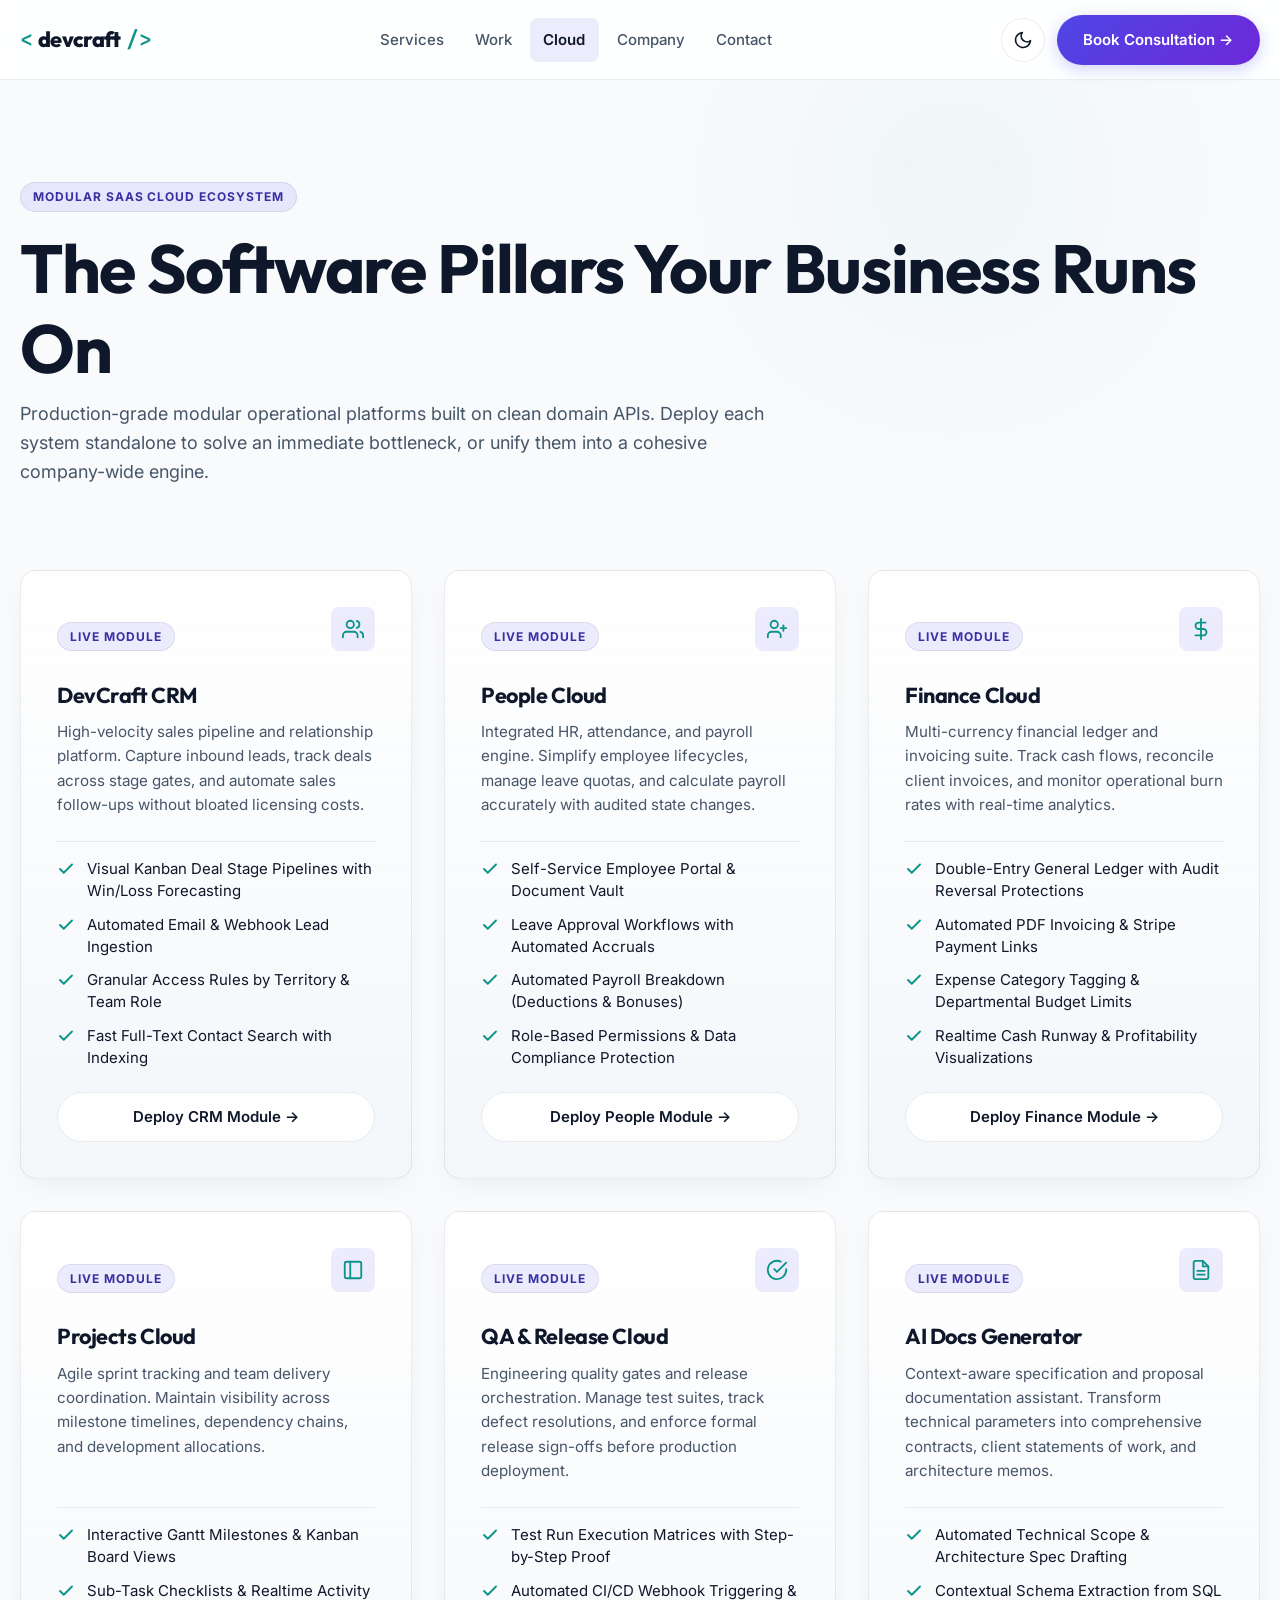
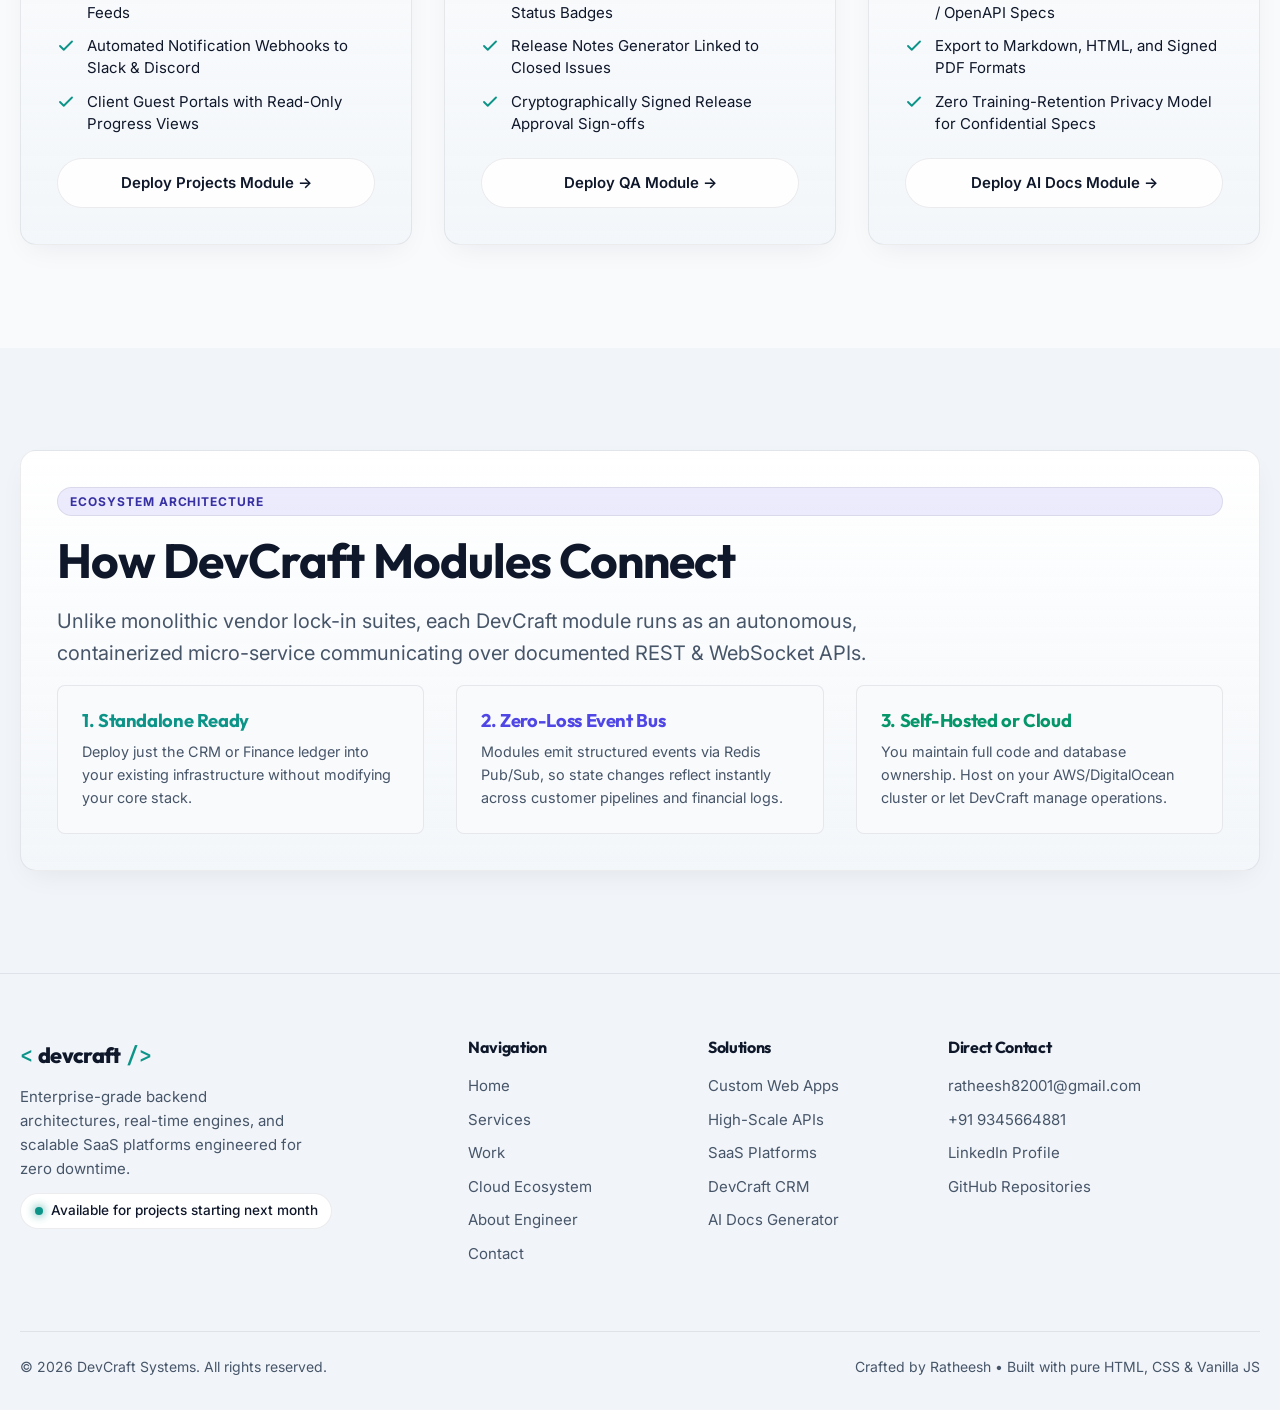
<file: cloud.html>
<!DOCTYPE html>
<html lang="en" class="no-js" data-theme="dark">
<head>
  <meta charset="utf-8">
  <meta name="viewport" content="width=device-width, initial-scale=1">
  <title>Business Cloud Ecosystem — DevCraft</title>
  <meta name="description" content="DevCraft Business Clouds: Modular enterprise applications for CRM, People (HR), Finance, Projects, QA &amp; Release, and AI Documents.">
  <link rel="canonical" href="./cloud.html">

  <!-- Open Graph -->
  <meta property="og:type" content="website">
  <meta property="og:title" content="Business Cloud Ecosystem — DevCraft">
  <meta property="og:description" content="The apps every growing business runs on — each available standalone or integrated as one high-performance platform.">
  <meta property="og:url" content="./cloud.html">
  <meta property="og:site_name" content="DevCraft">
  <meta name="twitter:card" content="summary_large_image">

  <!-- Favicon -->
  <link rel="icon" type="image/svg+xml" href="./images/favicon.svg">

  <!-- Google Fonts -->
  <link rel="preconnect" href="https://fonts.googleapis.com">
  <link rel="preconnect" href="https://fonts.gstatic.com" crossorigin>
  <link href="https://fonts.googleapis.com/css2?family=Inter:wght@400;500;600;700&family=Outfit:wght@500;600;700;800&family=JetBrains+Mono:wght@400;500&display=swap" rel="stylesheet">

  <!-- Stylesheets -->
  <link rel="stylesheet" href="./css/style.css">
  <link rel="stylesheet" href="./css/components.css">
  <link rel="stylesheet" href="./css/responsive.css">

  <!-- Anti-FOUC Theme Script -->
  <script>
    (function() {
      try {
        var theme = localStorage.getItem('devcraft_theme');
        if (!theme) {
          theme = window.matchMedia('(prefers-color-scheme: light)').matches ? 'light' : 'dark';
        }
        document.documentElement.setAttribute('data-theme', theme);
      } catch (e) {}
    })();
  </script>
</head>
<body>
  <a href="#main" class="skip-link">Skip to main content</a>

  <!-- ====================================================================
       SHARED HEADER
       ==================================================================== -->
  <header class="header">
    <div class="container header__inner">
      <a href="./index.html" class="logo" aria-label="DevCraft Home">
        <span class="logo__bracket">&lt;</span>
        <span>devcraft</span>
        <span class="logo__bracket">/&gt;</span>
      </a>

      <nav class="nav-menu" aria-label="Primary Navigation">
        <ul class="nav-menu__list">
          <li><a href="./services.html" class="nav-menu__link">Services</a></li>
          <li><a href="./work.html" class="nav-menu__link">Work</a></li>
          <li><a href="./cloud.html" class="nav-menu__link" aria-current="page">Cloud</a></li>
          <li><a href="./about.html" class="nav-menu__link">Company</a></li>
          <li><a href="./contact.html" class="nav-menu__link">Contact</a></li>
        </ul>
      </nav>

      <div class="header__actions">
        <button type="button" class="theme-toggle" id="themeToggle" aria-label="Toggle theme">
          <svg class="theme-toggle__icon--dark" viewBox="0 0 24 24" aria-hidden="true">
            <circle cx="12" cy="12" r="5"></circle>
            <line x1="12" y1="1" x2="12" y2="3"></line>
            <line x1="12" y1="21" x2="12" y2="23"></line>
            <line x1="4.22" y1="4.22" x2="5.64" y2="5.64"></line>
            <line x1="18.36" y1="18.36" x2="19.78" y2="19.78"></line>
            <line x1="1" y1="12" x2="3" y2="12"></line>
            <line x1="21" y1="12" x2="23" y2="12"></line>
            <line x1="4.22" y1="19.78" x2="5.64" y2="18.36"></line>
            <line x1="18.36" y1="5.64" x2="19.78" y2="4.22"></line>
          </svg>
          <svg class="theme-toggle__icon--light" viewBox="0 0 24 24" aria-hidden="true">
            <path d="M21 12.79A9 9 0 1 1 11.21 3 7 7 0 0 0 21 12.79z"></path>
          </svg>
        </button>

        <a href="./contact.html" class="btn btn--primary header__cta">Book Consultation &rarr;</a>

        <button type="button" class="hamburger" id="hamburger" aria-label="Toggle mobile menu" aria-expanded="false" aria-controls="mobileDrawer">
          <span class="hamburger__line"></span>
          <span class="hamburger__line"></span>
          <span class="hamburger__line"></span>
        </button>
      </div>
    </div>
  </header>

  <!-- Mobile Drawer -->
  <div class="mobile-drawer__backdrop" id="mobileBackdrop" aria-hidden="true"></div>
  <aside class="mobile-drawer" id="mobileDrawer" aria-label="Mobile Navigation" aria-hidden="true">
    <div class="mobile-drawer__header">
      <a href="./index.html" class="logo" aria-label="DevCraft Home">
        <span class="logo__bracket">&lt;</span>
        <span>devcraft</span>
        <span class="logo__bracket">/&gt;</span>
      </a>
      <button type="button" class="mobile-drawer__close" id="closeDrawer" aria-label="Close navigation drawer">
        <svg width="24" height="24" viewBox="0 0 24 24" fill="none" stroke="currentColor" stroke-width="2" stroke-linecap="round" stroke-linejoin="round" aria-hidden="true">
          <line x1="18" y1="6" x2="6" y2="18"></line>
          <line x1="6" y1="6" x2="18" y2="18"></line>
        </svg>
      </button>
    </div>
    <nav class="mobile-drawer__nav">
      <a href="./index.html" class="mobile-drawer__link">Home</a>
      <a href="./services.html" class="mobile-drawer__link">Services</a>
      <a href="./work.html" class="mobile-drawer__link">Work</a>
      <a href="./cloud.html" class="mobile-drawer__link" aria-current="page">Cloud</a>
      <a href="./about.html" class="mobile-drawer__link">Company</a>
      <a href="./contact.html" class="mobile-drawer__link">Contact</a>
    </nav>
    <div class="mobile-drawer__footer">
      <a href="./contact.html" class="btn btn--primary btn--full">Book Consultation &rarr;</a>
    </div>
  </aside>

  <!-- ====================================================================
       MAIN CONTENT
       ==================================================================== -->
  <main id="main">
    <!-- HERO HEADER -->
    <section class="section section--compact-bottom">
      <div class="ambient-glow ambient-glow--accent ambient-glow--top-right"></div>
      <div class="container">
        <div class="section-header section-header--left" data-sal="slide-up">
          <div class="rbt-card-badge badge-mb">Modular SaaS Cloud Ecosystem</div>
          <h1>The Software Pillars Your Business Runs On</h1>
          <p class="lead">
            Production-grade modular operational platforms built on clean domain APIs. Deploy each system standalone to solve an immediate bottleneck, or unify them into a cohesive company-wide engine.
          </p>
        </div>
      </div>
    </section>

    <!-- 6 CLOUD PRODUCTS GRID -->
    <section class="section section--flush-top" aria-label="Cloud Modules">
      <div class="container">
        <div class="grid-cards grid-cards--3">
          
          <!-- Product 1: CRM -->
          <article class="rbt-card variation-01 rbt-hover" data-sal="slide-up">
            <div class="rbt-card-top">
              <span class="rbt-card-badge">LIVE MODULE</span>
              <span class="rbt-card-icon">
                <svg width="22" height="22" viewBox="0 0 24 24" fill="none" stroke="currentColor" stroke-width="2" stroke-linecap="round" stroke-linejoin="round" aria-hidden="true">
                  <path d="M17 21v-2a4 4 0 0 0-4-4H5a4 4 0 0 0-4 4v2"></path>
                  <circle cx="9" cy="7" r="4"></circle>
                  <path d="M23 21v-2a4 4 0 0 0-3-3.87"></path>
                  <path d="M16 3.13a4 4 0 0 1 0 7.75"></path>
                </svg>
              </span>
            </div>
            <h2 class="rbt-card-title">DevCraft CRM</h2>
            <p class="rbt-card-desc">
              High-velocity sales pipeline and relationship platform. Capture inbound leads, track deals across stage gates, and automate sales follow-ups without bloated licensing costs.
            </p>
            <ul class="rbt-list-style-2">
              <li class="rbt-list-item">
                <svg class="rbt-list-check" viewBox="0 0 24 24" fill="none" stroke="currentColor" stroke-width="2.5" stroke-linecap="round" stroke-linejoin="round" aria-hidden="true"><polyline points="20 6 9 17 4 12"></polyline></svg>
                <span>Visual Kanban Deal Stage Pipelines with Win/Loss Forecasting</span>
              </li>
              <li class="rbt-list-item">
                <svg class="rbt-list-check" viewBox="0 0 24 24" fill="none" stroke="currentColor" stroke-width="2.5" stroke-linecap="round" stroke-linejoin="round" aria-hidden="true"><polyline points="20 6 9 17 4 12"></polyline></svg>
                <span>Automated Email &amp; Webhook Lead Ingestion</span>
              </li>
              <li class="rbt-list-item">
                <svg class="rbt-list-check" viewBox="0 0 24 24" fill="none" stroke="currentColor" stroke-width="2.5" stroke-linecap="round" stroke-linejoin="round" aria-hidden="true"><polyline points="20 6 9 17 4 12"></polyline></svg>
                <span>Granular Access Rules by Territory &amp; Team Role</span>
              </li>
              <li class="rbt-list-item">
                <svg class="rbt-list-check" viewBox="0 0 24 24" fill="none" stroke="currentColor" stroke-width="2.5" stroke-linecap="round" stroke-linejoin="round" aria-hidden="true"><polyline points="20 6 9 17 4 12"></polyline></svg>
                <span>Fast Full-Text Contact Search with Indexing</span>
              </li>
            </ul>
            <div class="rbt-card-footer">
              <a href="./contact.html" class="btn btn--secondary btn--full">Deploy CRM Module &rarr;</a>
            </div>
          </article>

          <!-- Product 2: People Cloud -->
          <article class="rbt-card variation-01 rbt-hover" data-sal="slide-up" data-sal-delay="100">
            <div class="rbt-card-top">
              <span class="rbt-card-badge">LIVE MODULE</span>
              <span class="rbt-card-icon">
                <svg width="22" height="22" viewBox="0 0 24 24" fill="none" stroke="currentColor" stroke-width="2" stroke-linecap="round" stroke-linejoin="round" aria-hidden="true">
                  <path d="M16 21v-2a4 4 0 0 0-4-4H6a4 4 0 0 0-4 4v2"></path>
                  <circle cx="9" cy="7" r="4"></circle>
                  <line x1="19" y1="8" x2="19" y2="14"></line>
                  <line x1="22" y1="11" x2="16" y2="11"></line>
                </svg>
              </span>
            </div>
            <h2 class="rbt-card-title">People Cloud</h2>
            <p class="rbt-card-desc">
              Integrated HR, attendance, and payroll engine. Simplify employee lifecycles, manage leave quotas, and calculate payroll accurately with audited state changes.
            </p>
            <ul class="rbt-list-style-2">
              <li class="rbt-list-item">
                <svg class="rbt-list-check" viewBox="0 0 24 24" fill="none" stroke="currentColor" stroke-width="2.5" stroke-linecap="round" stroke-linejoin="round" aria-hidden="true"><polyline points="20 6 9 17 4 12"></polyline></svg>
                <span>Self-Service Employee Portal &amp; Document Vault</span>
              </li>
              <li class="rbt-list-item">
                <svg class="rbt-list-check" viewBox="0 0 24 24" fill="none" stroke="currentColor" stroke-width="2.5" stroke-linecap="round" stroke-linejoin="round" aria-hidden="true"><polyline points="20 6 9 17 4 12"></polyline></svg>
                <span>Leave Approval Workflows with Automated Accruals</span>
              </li>
              <li class="rbt-list-item">
                <svg class="rbt-list-check" viewBox="0 0 24 24" fill="none" stroke="currentColor" stroke-width="2.5" stroke-linecap="round" stroke-linejoin="round" aria-hidden="true"><polyline points="20 6 9 17 4 12"></polyline></svg>
                <span>Automated Payroll Breakdown (Deductions &amp; Bonuses)</span>
              </li>
              <li class="rbt-list-item">
                <svg class="rbt-list-check" viewBox="0 0 24 24" fill="none" stroke="currentColor" stroke-width="2.5" stroke-linecap="round" stroke-linejoin="round" aria-hidden="true"><polyline points="20 6 9 17 4 12"></polyline></svg>
                <span>Role-Based Permissions &amp; Data Compliance Protection</span>
              </li>
            </ul>
            <div class="rbt-card-footer">
              <a href="./contact.html" class="btn btn--secondary btn--full">Deploy People Module &rarr;</a>
            </div>
          </article>

          <!-- Product 3: Finance Cloud -->
          <article class="rbt-card variation-01 rbt-hover" data-sal="slide-up" data-sal-delay="200">
            <div class="rbt-card-top">
              <span class="rbt-card-badge">LIVE MODULE</span>
              <span class="rbt-card-icon">
                <svg width="22" height="22" viewBox="0 0 24 24" fill="none" stroke="currentColor" stroke-width="2" stroke-linecap="round" stroke-linejoin="round" aria-hidden="true">
                  <line x1="12" y1="1" x2="12" y2="23"></line>
                  <path d="M17 5H9.5a3.5 3.5 0 0 0 0 7h5a3.5 3.5 0 0 1 0 7H6"></path>
                </svg>
              </span>
            </div>
            <h2 class="rbt-card-title">Finance Cloud</h2>
            <p class="rbt-card-desc">
              Multi-currency financial ledger and invoicing suite. Track cash flows, reconcile client invoices, and monitor operational burn rates with real-time analytics.
            </p>
            <ul class="rbt-list-style-2">
              <li class="rbt-list-item">
                <svg class="rbt-list-check" viewBox="0 0 24 24" fill="none" stroke="currentColor" stroke-width="2.5" stroke-linecap="round" stroke-linejoin="round" aria-hidden="true"><polyline points="20 6 9 17 4 12"></polyline></svg>
                <span>Double-Entry General Ledger with Audit Reversal Protections</span>
              </li>
              <li class="rbt-list-item">
                <svg class="rbt-list-check" viewBox="0 0 24 24" fill="none" stroke="currentColor" stroke-width="2.5" stroke-linecap="round" stroke-linejoin="round" aria-hidden="true"><polyline points="20 6 9 17 4 12"></polyline></svg>
                <span>Automated PDF Invoicing &amp; Stripe Payment Links</span>
              </li>
              <li class="rbt-list-item">
                <svg class="rbt-list-check" viewBox="0 0 24 24" fill="none" stroke="currentColor" stroke-width="2.5" stroke-linecap="round" stroke-linejoin="round" aria-hidden="true"><polyline points="20 6 9 17 4 12"></polyline></svg>
                <span>Expense Category Tagging &amp; Departmental Budget Limits</span>
              </li>
              <li class="rbt-list-item">
                <svg class="rbt-list-check" viewBox="0 0 24 24" fill="none" stroke="currentColor" stroke-width="2.5" stroke-linecap="round" stroke-linejoin="round" aria-hidden="true"><polyline points="20 6 9 17 4 12"></polyline></svg>
                <span>Realtime Cash Runway &amp; Profitability Visualizations</span>
              </li>
            </ul>
            <div class="rbt-card-footer">
              <a href="./contact.html" class="btn btn--secondary btn--full">Deploy Finance Module &rarr;</a>
            </div>
          </article>

          <!-- Product 4: Projects Cloud -->
          <article class="rbt-card variation-01 rbt-hover" data-sal="slide-up">
            <div class="rbt-card-top">
              <span class="rbt-card-badge">LIVE MODULE</span>
              <span class="rbt-card-icon">
                <svg width="22" height="22" viewBox="0 0 24 24" fill="none" stroke="currentColor" stroke-width="2" stroke-linecap="round" stroke-linejoin="round" aria-hidden="true">
                  <rect x="3" y="3" width="18" height="18" rx="2" ry="2"></rect>
                  <line x1="9" y1="3" x2="9" y2="21"></line>
                </svg>
              </span>
            </div>
            <h2 class="rbt-card-title">Projects Cloud</h2>
            <p class="rbt-card-desc">
              Agile sprint tracking and team delivery coordination. Maintain visibility across milestone timelines, dependency chains, and development allocations.
            </p>
            <ul class="rbt-list-style-2">
              <li class="rbt-list-item">
                <svg class="rbt-list-check" viewBox="0 0 24 24" fill="none" stroke="currentColor" stroke-width="2.5" stroke-linecap="round" stroke-linejoin="round" aria-hidden="true"><polyline points="20 6 9 17 4 12"></polyline></svg>
                <span>Interactive Gantt Milestones &amp; Kanban Board Views</span>
              </li>
              <li class="rbt-list-item">
                <svg class="rbt-list-check" viewBox="0 0 24 24" fill="none" stroke="currentColor" stroke-width="2.5" stroke-linecap="round" stroke-linejoin="round" aria-hidden="true"><polyline points="20 6 9 17 4 12"></polyline></svg>
                <span>Sub-Task Checklists &amp; Realtime Activity Feeds</span>
              </li>
              <li class="rbt-list-item">
                <svg class="rbt-list-check" viewBox="0 0 24 24" fill="none" stroke="currentColor" stroke-width="2.5" stroke-linecap="round" stroke-linejoin="round" aria-hidden="true"><polyline points="20 6 9 17 4 12"></polyline></svg>
                <span>Automated Notification Webhooks to Slack &amp; Discord</span>
              </li>
              <li class="rbt-list-item">
                <svg class="rbt-list-check" viewBox="0 0 24 24" fill="none" stroke="currentColor" stroke-width="2.5" stroke-linecap="round" stroke-linejoin="round" aria-hidden="true"><polyline points="20 6 9 17 4 12"></polyline></svg>
                <span>Client Guest Portals with Read-Only Progress Views</span>
              </li>
            </ul>
            <div class="rbt-card-footer">
              <a href="./contact.html" class="btn btn--secondary btn--full">Deploy Projects Module &rarr;</a>
            </div>
          </article>

          <!-- Product 5: QA & Release Cloud -->
          <article class="rbt-card variation-01 rbt-hover" data-sal="slide-up" data-sal-delay="100">
            <div class="rbt-card-top">
              <span class="rbt-card-badge">LIVE MODULE</span>
              <span class="rbt-card-icon">
                <svg width="22" height="22" viewBox="0 0 24 24" fill="none" stroke="currentColor" stroke-width="2" stroke-linecap="round" stroke-linejoin="round" aria-hidden="true">
                  <path d="M22 11.08V12a10 10 0 1 1-5.93-9.14"></path>
                  <polyline points="22 4 12 14.01 9 11.01"></polyline>
                </svg>
              </span>
            </div>
            <h2 class="rbt-card-title">QA &amp; Release Cloud</h2>
            <p class="rbt-card-desc">
              Engineering quality gates and release orchestration. Manage test suites, track defect resolutions, and enforce formal release sign-offs before production deployment.
            </p>
            <ul class="rbt-list-style-2">
              <li class="rbt-list-item">
                <svg class="rbt-list-check" viewBox="0 0 24 24" fill="none" stroke="currentColor" stroke-width="2.5" stroke-linecap="round" stroke-linejoin="round" aria-hidden="true"><polyline points="20 6 9 17 4 12"></polyline></svg>
                <span>Test Run Execution Matrices with Step-by-Step Proof</span>
              </li>
              <li class="rbt-list-item">
                <svg class="rbt-list-check" viewBox="0 0 24 24" fill="none" stroke="currentColor" stroke-width="2.5" stroke-linecap="round" stroke-linejoin="round" aria-hidden="true"><polyline points="20 6 9 17 4 12"></polyline></svg>
                <span>Automated CI/CD Webhook Triggering &amp; Status Badges</span>
              </li>
              <li class="rbt-list-item">
                <svg class="rbt-list-check" viewBox="0 0 24 24" fill="none" stroke="currentColor" stroke-width="2.5" stroke-linecap="round" stroke-linejoin="round" aria-hidden="true"><polyline points="20 6 9 17 4 12"></polyline></svg>
                <span>Release Notes Generator Linked to Closed Issues</span>
              </li>
              <li class="rbt-list-item">
                <svg class="rbt-list-check" viewBox="0 0 24 24" fill="none" stroke="currentColor" stroke-width="2.5" stroke-linecap="round" stroke-linejoin="round" aria-hidden="true"><polyline points="20 6 9 17 4 12"></polyline></svg>
                <span>Cryptographically Signed Release Approval Sign-offs</span>
              </li>
            </ul>
            <div class="rbt-card-footer">
              <a href="./contact.html" class="btn btn--secondary btn--full">Deploy QA Module &rarr;</a>
            </div>
          </article>

          <!-- Product 6: AI Docs Generator -->
          <article class="rbt-card variation-01 rbt-hover" data-sal="slide-up" data-sal-delay="200">
            <div class="rbt-card-top">
              <span class="rbt-card-badge">LIVE MODULE</span>
              <span class="rbt-card-icon">
                <svg width="22" height="22" viewBox="0 0 24 24" fill="none" stroke="currentColor" stroke-width="2" stroke-linecap="round" stroke-linejoin="round" aria-hidden="true">
                  <path d="M14 2H6a2 2 0 0 0-2 2v16a2 2 0 0 0 2 2h12a2 2 0 0 0 2-2V8z"></path>
                  <polyline points="14 2 14 8 20 8"></polyline>
                  <line x1="16" y1="13" x2="8" y2="13"></line>
                  <line x1="16" y1="17" x2="8" y2="17"></line>
                </svg>
              </span>
            </div>
            <h2 class="rbt-card-title">AI Docs Generator</h2>
            <p class="rbt-card-desc">
              Context-aware specification and proposal documentation assistant. Transform technical parameters into comprehensive contracts, client statements of work, and architecture memos.
            </p>
            <ul class="rbt-list-style-2">
              <li class="rbt-list-item">
                <svg class="rbt-list-check" viewBox="0 0 24 24" fill="none" stroke="currentColor" stroke-width="2.5" stroke-linecap="round" stroke-linejoin="round" aria-hidden="true"><polyline points="20 6 9 17 4 12"></polyline></svg>
                <span>Automated Technical Scope &amp; Architecture Spec Drafting</span>
              </li>
              <li class="rbt-list-item">
                <svg class="rbt-list-check" viewBox="0 0 24 24" fill="none" stroke="currentColor" stroke-width="2.5" stroke-linecap="round" stroke-linejoin="round" aria-hidden="true"><polyline points="20 6 9 17 4 12"></polyline></svg>
                <span>Contextual Schema Extraction from SQL / OpenAPI Specs</span>
              </li>
              <li class="rbt-list-item">
                <svg class="rbt-list-check" viewBox="0 0 24 24" fill="none" stroke="currentColor" stroke-width="2.5" stroke-linecap="round" stroke-linejoin="round" aria-hidden="true"><polyline points="20 6 9 17 4 12"></polyline></svg>
                <span>Export to Markdown, HTML, and Signed PDF Formats</span>
              </li>
              <li class="rbt-list-item">
                <svg class="rbt-list-check" viewBox="0 0 24 24" fill="none" stroke="currentColor" stroke-width="2.5" stroke-linecap="round" stroke-linejoin="round" aria-hidden="true"><polyline points="20 6 9 17 4 12"></polyline></svg>
                <span>Zero Training-Retention Privacy Model for Confidential Specs</span>
              </li>
            </ul>
            <div class="rbt-card-footer">
              <a href="./contact.html" class="btn btn--secondary btn--full">Deploy AI Docs Module &rarr;</a>
            </div>
          </article>
        </div>
      </div>
    </section>

    <!-- UNIFIED ARCHITECTURE HIGHLIGHT -->
    <section class="section section--alt-bg" aria-labelledby="arch-title">
      <div class="container">
        <div class="rbt-card variation-01" data-sal="slide-up">
          <div class="rbt-card-badge badge-mb">Ecosystem Architecture</div>
          <h2 id="arch-title" class="badge-mb">How DevCraft Modules Connect</h2>
          <p class="lead badge-mb">
            Unlike monolithic vendor lock-in suites, each DevCraft module runs as an autonomous, containerized micro-service communicating over documented REST &amp; WebSocket APIs.
          </p>
          <div class="grid-cards grid-cards--3">
            <div class="cloud-info-box">
              <h3 class="cloud-info-title--accent">1. Standalone Ready</h3>
              <p class="case-study-desc">Deploy just the CRM or Finance ledger into your existing infrastructure without modifying your core stack.</p>
            </div>
            <div class="cloud-info-box">
              <h3 class="cloud-info-title--primary">2. Zero-Loss Event Bus</h3>
              <p class="case-study-desc">Modules emit structured events via Redis Pub/Sub, so state changes reflect instantly across customer pipelines and financial logs.</p>
            </div>
            <div class="cloud-info-box">
              <h3 class="cloud-info-title--success">3. Self-Hosted or Cloud</h3>
              <p class="case-study-desc">You maintain full code and database ownership. Host on your AWS/DigitalOcean cluster or let DevCraft manage operations.</p>
            </div>
          </div>
        </div>
      </div>
    </section>
  </main>

  <!-- ====================================================================
       SHARED FOOTER
       ==================================================================== -->
  <footer class="footer">
    <div class="container">
      <div class="footer__grid">
        <div>
          <a href="./index.html" class="logo" aria-label="DevCraft Home">
            <span class="logo__bracket">&lt;</span>
            <span>devcraft</span>
            <span class="logo__bracket">/&gt;</span>
          </a>
          <p class="footer__brand-p">Enterprise-grade backend architectures, real-time engines, and scalable SaaS platforms engineered for zero downtime.</p>
          <div class="footer__status-badge">
            <span class="status-dot"></span>
            <span>Available for projects starting next month</span>
          </div>
        </div>

        <div>
          <h4 class="footer__col-title">Navigation</h4>
          <ul class="footer__links">
            <li><a href="./index.html" class="footer__link">Home</a></li>
            <li><a href="./services.html" class="footer__link">Services</a></li>
            <li><a href="./work.html" class="footer__link">Work</a></li>
            <li><a href="./cloud.html" class="footer__link">Cloud Ecosystem</a></li>
            <li><a href="./about.html" class="footer__link">About Engineer</a></li>
            <li><a href="./contact.html" class="footer__link">Contact</a></li>
          </ul>
        </div>

        <div>
          <h4 class="footer__col-title">Solutions</h4>
          <ul class="footer__links">
            <li><a href="./services.html" class="footer__link">Custom Web Apps</a></li>
            <li><a href="./services.html" class="footer__link">High-Scale APIs</a></li>
            <li><a href="./services.html" class="footer__link">SaaS Platforms</a></li>
            <li><a href="./cloud.html" class="footer__link">DevCraft CRM</a></li>
            <li><a href="./cloud.html" class="footer__link">AI Docs Generator</a></li>
          </ul>
        </div>

        <div>
          <h4 class="footer__col-title">Direct Contact</h4>
          <ul class="footer__links">
            <li><a href="mailto:ratheesh82001@gmail.com" class="footer__link">ratheesh82001@gmail.com</a></li>
            <li><a href="tel:+919345664881" class="footer__link">+91 9345664881</a></li>
            <li><a href="https://linkedin.com/in/ratheesh82001" target="_blank" rel="noopener noreferrer" class="footer__link">LinkedIn Profile</a></li>
            <li><a href="https://github.com/ratheesh2001" target="_blank" rel="noopener noreferrer" class="footer__link">GitHub Repositories</a></li>
          </ul>
        </div>
      </div>

      <div class="footer__bottom">
        <p>&copy; <span id="footerYear">2026</span> DevCraft Systems. All rights reserved.</p>
        <p>Crafted by Ratheesh &bull; Built with pure HTML, CSS &amp; Vanilla JS</p>
      </div>
    </div>
  </footer>

  <!-- Scripts -->
  <script src="./js/main.js"></script>
</body>
</html>
</file>
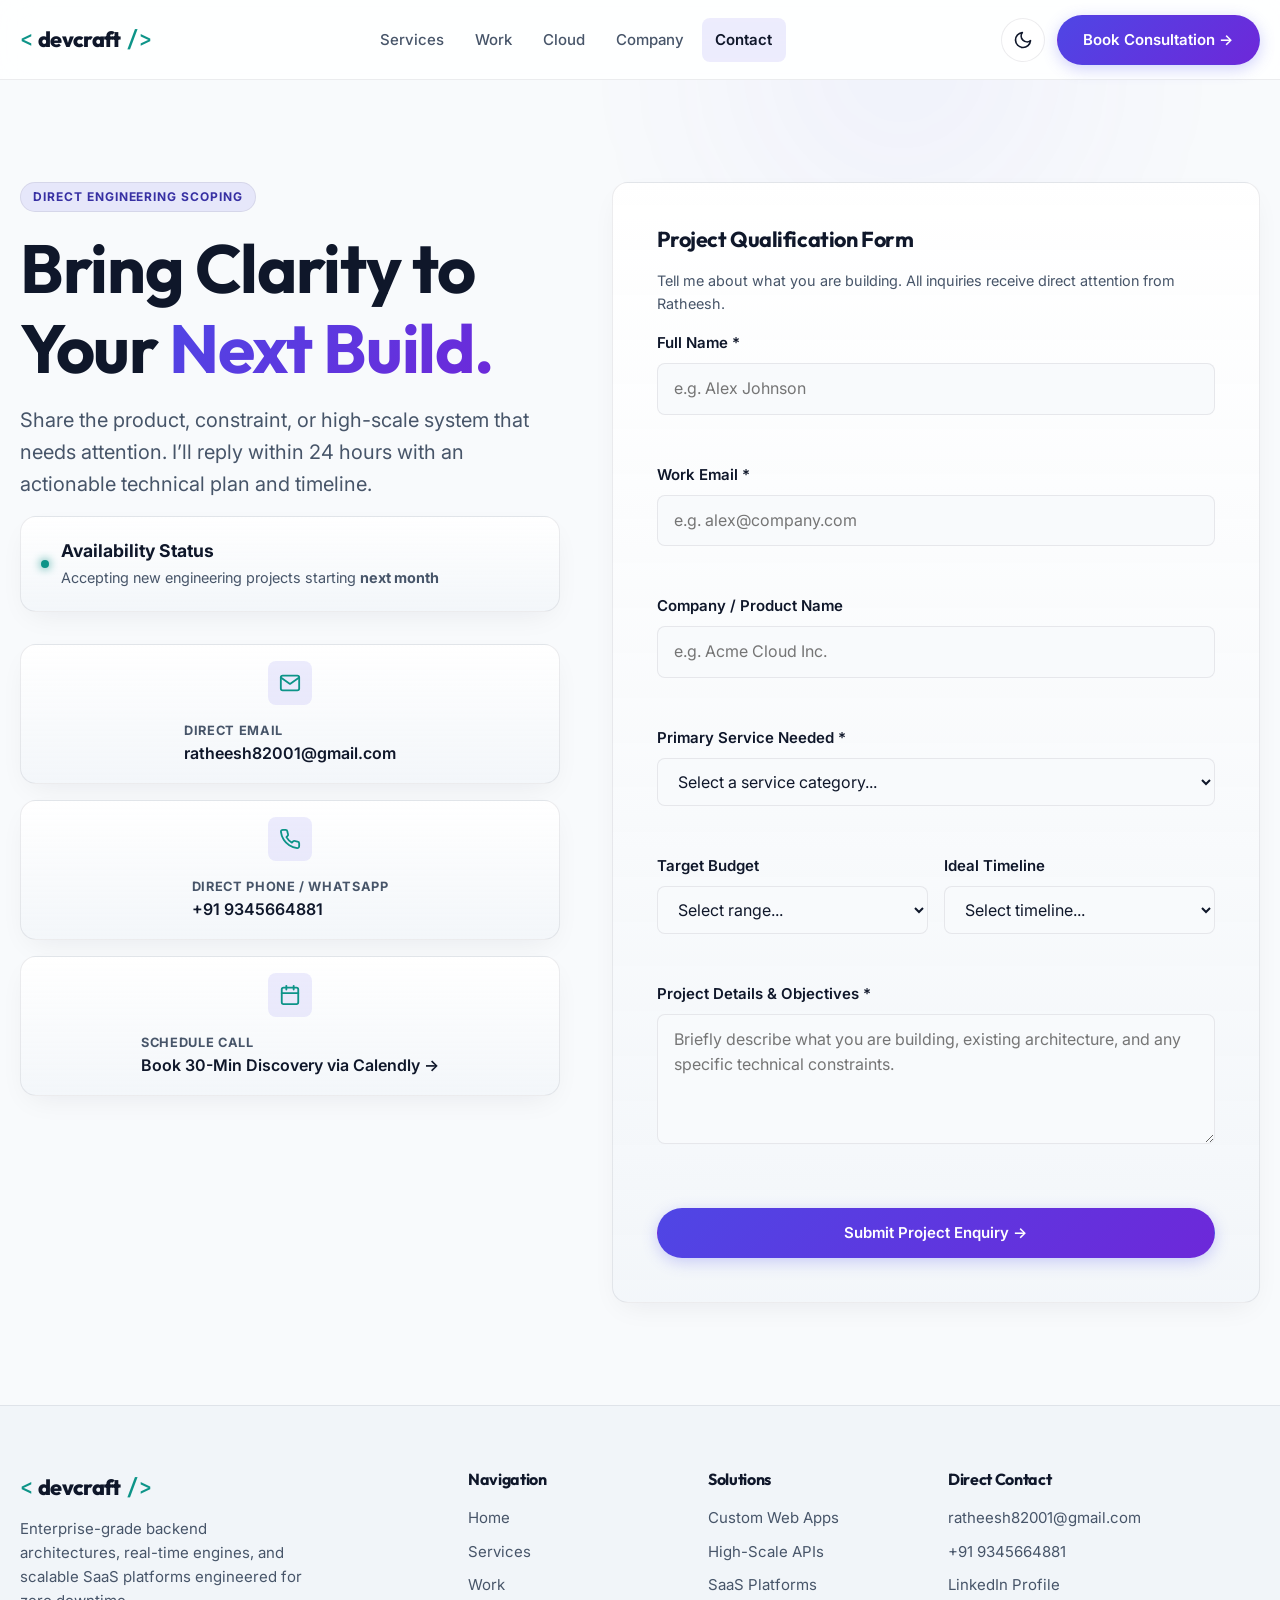
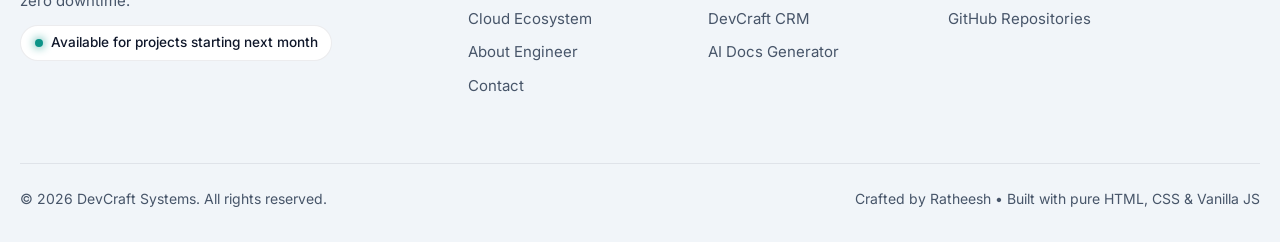
<file: contact.html>
<!DOCTYPE html>
<html lang="en" class="no-js" data-theme="dark">
<head>
  <meta charset="utf-8">
  <meta name="viewport" content="width=device-width, initial-scale=1">
  <title>Start a Build / Contact Lead Engineer — DevCraft</title>
  <meta name="description" content="Get in touch with DevCraft principal engineer Ratheesh. Discuss your upcoming web application, backend API, or SaaS platform project.">
  <link rel="canonical" href="./contact.html">

  <!-- Open Graph -->
  <meta property="og:type" content="website">
  <meta property="og:title" content="Start a Build / Contact Lead Engineer — DevCraft">
  <meta property="og:description" content="Direct communication with senior engineer Ratheesh. Fast response and technical scoping.">
  <meta property="og:url" content="./contact.html">
  <meta property="og:site_name" content="DevCraft">
  <meta name="twitter:card" content="summary_large_image">

  <!-- Favicon -->
  <link rel="icon" type="image/svg+xml" href="./images/favicon.svg">

  <!-- Google Fonts -->
  <link rel="preconnect" href="https://fonts.googleapis.com">
  <link rel="preconnect" href="https://fonts.gstatic.com" crossorigin>
  <link href="https://fonts.googleapis.com/css2?family=Inter:wght@400;500;600;700&family=Outfit:wght@500;600;700;800&family=JetBrains+Mono:wght@400;500&display=swap" rel="stylesheet">

  <!-- Stylesheets -->
  <link rel="stylesheet" href="./css/style.css">
  <link rel="stylesheet" href="./css/components.css">
  <link rel="stylesheet" href="./css/responsive.css">

  <!-- Anti-FOUC Theme Script -->
  <script>
    (function() {
      try {
        var theme = localStorage.getItem('devcraft_theme');
        if (!theme) {
          theme = window.matchMedia('(prefers-color-scheme: light)').matches ? 'light' : 'dark';
        }
        document.documentElement.setAttribute('data-theme', theme);
      } catch (e) {}
    })();
  </script>
</head>
<body>
  <a href="#main" class="skip-link">Skip to main content</a>

  <!-- ====================================================================
       SHARED HEADER
       ==================================================================== -->
  <header class="header">
    <div class="container header__inner">
      <a href="./index.html" class="logo" aria-label="DevCraft Home">
        <span class="logo__bracket">&lt;</span>
        <span>devcraft</span>
        <span class="logo__bracket">/&gt;</span>
      </a>

      <nav class="nav-menu" aria-label="Primary Navigation">
        <ul class="nav-menu__list">
          <li><a href="./services.html" class="nav-menu__link">Services</a></li>
          <li><a href="./work.html" class="nav-menu__link">Work</a></li>
          <li><a href="./cloud.html" class="nav-menu__link">Cloud</a></li>
          <li><a href="./about.html" class="nav-menu__link">Company</a></li>
          <li><a href="./contact.html" class="nav-menu__link" aria-current="page">Contact</a></li>
        </ul>
      </nav>

      <div class="header__actions">
        <button type="button" class="theme-toggle" id="themeToggle" aria-label="Toggle theme">
          <svg class="theme-toggle__icon--dark" viewBox="0 0 24 24" aria-hidden="true">
            <circle cx="12" cy="12" r="5"></circle>
            <line x1="12" y1="1" x2="12" y2="3"></line>
            <line x1="12" y1="21" x2="12" y2="23"></line>
            <line x1="4.22" y1="4.22" x2="5.64" y2="5.64"></line>
            <line x1="18.36" y1="18.36" x2="19.78" y2="19.78"></line>
            <line x1="1" y1="12" x2="3" y2="12"></line>
            <line x1="21" y1="12" x2="23" y2="12"></line>
            <line x1="4.22" y1="19.78" x2="5.64" y2="18.36"></line>
            <line x1="18.36" y1="5.64" x2="19.78" y2="4.22"></line>
          </svg>
          <svg class="theme-toggle__icon--light" viewBox="0 0 24 24" aria-hidden="true">
            <path d="M21 12.79A9 9 0 1 1 11.21 3 7 7 0 0 0 21 12.79z"></path>
          </svg>
        </button>

        <a href="./contact.html" class="btn btn--primary header__cta">Book Consultation &rarr;</a>

        <button type="button" class="hamburger" id="hamburger" aria-label="Toggle mobile menu" aria-expanded="false" aria-controls="mobileDrawer">
          <span class="hamburger__line"></span>
          <span class="hamburger__line"></span>
          <span class="hamburger__line"></span>
        </button>
      </div>
    </div>
  </header>

  <!-- Mobile Drawer -->
  <div class="mobile-drawer__backdrop" id="mobileBackdrop" aria-hidden="true"></div>
  <aside class="mobile-drawer" id="mobileDrawer" aria-label="Mobile Navigation" aria-hidden="true">
    <div class="mobile-drawer__header">
      <a href="./index.html" class="logo" aria-label="DevCraft Home">
        <span class="logo__bracket">&lt;</span>
        <span>devcraft</span>
        <span class="logo__bracket">/&gt;</span>
      </a>
      <button type="button" class="mobile-drawer__close" id="closeDrawer" aria-label="Close navigation drawer">
        <svg width="24" height="24" viewBox="0 0 24 24" fill="none" stroke="currentColor" stroke-width="2" stroke-linecap="round" stroke-linejoin="round" aria-hidden="true">
          <line x1="18" y1="6" x2="6" y2="18"></line>
          <line x1="6" y1="6" x2="18" y2="18"></line>
        </svg>
      </button>
    </div>
    <nav class="mobile-drawer__nav">
      <a href="./index.html" class="mobile-drawer__link">Home</a>
      <a href="./services.html" class="mobile-drawer__link">Services</a>
      <a href="./work.html" class="mobile-drawer__link">Work</a>
      <a href="./cloud.html" class="mobile-drawer__link">Cloud</a>
      <a href="./about.html" class="mobile-drawer__link">Company</a>
      <a href="./contact.html" class="mobile-drawer__link" aria-current="page">Contact</a>
    </nav>
    <div class="mobile-drawer__footer">
      <a href="./contact.html" class="btn btn--primary btn--full">Book Consultation &rarr;</a>
    </div>
  </aside>

  <!-- ====================================================================
       MAIN CONTENT
       ==================================================================== -->
  <main id="main">
    <section class="section" aria-labelledby="contact-heading">
      <div class="ambient-glow ambient-glow--primary ambient-glow--top-right"></div>
      <div class="container">
        <div class="contact-layout">
          <!-- Left Column: Details & Direct Channels -->
          <div data-sal="slide-up">
            <div class="rbt-card-badge badge-mb">Direct Engineering Scoping</div>
            <h1 id="contact-heading" class="badge-mb">
              Bring Clarity to Your <span class="text-gradient">Next Build.</span>
            </h1>
            <p class="lead badge-mb">
              Share the product, constraint, or high-scale system that needs attention. I’ll reply within 24 hours with an actionable technical plan and timeline.
            </p>

            <!-- Availability Status Badge -->
            <div class="rbt-card variation-01 status-card">
              <div class="status-card-inner">
                <span class="status-dot"></span>
                <div>
                  <strong class="testimonial-author">Availability Status</strong>
                  <span class="testimonial-role">Accepting new engineering projects starting <strong>next month</strong></span>
                </div>
              </div>
            </div>

            <!-- Direct Contact List -->
            <div class="contact-direct-list">
              <a href="mailto:ratheesh82001@gmail.com" class="rbt-card variation-01 rbt-hover direct-contact-item">
                <div class="direct-contact-icon">
                  <svg width="22" height="22" viewBox="0 0 24 24" fill="none" stroke="currentColor" stroke-width="2" stroke-linecap="round" stroke-linejoin="round" aria-hidden="true">
                    <path d="M4 4h16c1.1 0 2 .9 2 2v12c0 1.1-.9 2-2 2H4c-1.1 0-2-.9-2-2V6c0-1.1.9-2 2-2z"></path>
                    <polyline points="22,6 12,13 2,6"></polyline>
                  </svg>
                </div>
                <div>
                  <div class="direct-contact-label">Direct Email</div>
                  <div class="direct-contact-val">ratheesh82001@gmail.com</div>
                </div>
              </a>

              <a href="tel:+919345664881" class="rbt-card variation-01 rbt-hover direct-contact-item">
                <div class="direct-contact-icon">
                  <svg width="22" height="22" viewBox="0 0 24 24" fill="none" stroke="currentColor" stroke-width="2" stroke-linecap="round" stroke-linejoin="round" aria-hidden="true">
                    <path d="M22 16.92v3a2 2 0 0 1-2.18 2 19.79 19.79 0 0 1-8.63-3.07 19.5 19.5 0 0 1-6-6 19.79 19.79 0 0 1-3.07-8.67A2 2 0 0 1 4.11 2h3a2 2 0 0 1 2 1.72 12.84 12.84 0 0 0 .7 2.81 2 2 0 0 1-.45 2.11L8.09 9.91a16 16 0 0 0 6 6l1.27-1.27a2 2 0 0 1 2.11-.45 12.84 12.84 0 0 0 2.81.7A2 2 0 0 1 22 16.92z"></path>
                  </svg>
                </div>
                <div>
                  <div class="direct-contact-label">Direct Phone / WhatsApp</div>
                  <div class="direct-contact-val">+91 9345664881</div>
                </div>
              </a>

              <a href="https://calendly.com" target="_blank" rel="noopener noreferrer" class="rbt-card variation-01 rbt-hover direct-contact-item">
                <div class="direct-contact-icon">
                  <svg width="22" height="22" viewBox="0 0 24 24" fill="none" stroke="currentColor" stroke-width="2" stroke-linecap="round" stroke-linejoin="round" aria-hidden="true">
                    <rect x="3" y="4" width="18" height="18" rx="2" ry="2"></rect>
                    <line x1="16" y1="2" x2="16" y2="6"></line>
                    <line x1="8" y1="2" x2="8" y2="6"></line>
                    <line x1="3" y1="10" x2="21" y2="10"></line>
                  </svg>
                </div>
                <div>
                  <div class="direct-contact-label">Schedule Call</div>
                  <div class="direct-contact-val">Book 30-Min Discovery via Calendly &rarr;</div>
                </div>
              </a>
            </div>
          </div>

          <!-- Right Column: Project Qualification Form -->
          <div data-sal="slide-up" data-sal-delay="100">
            <div class="rbt-card variation-01 contact-form-card">
              <h2 class="rbt-card-title">Project Qualification Form</h2>
              <p class="case-study-desc badge-mb">Tell me about what you are building. All inquiries receive direct attention from Ratheesh.</p>

              <!-- Inline status alerts -->
              <div id="contactSuccess" class="form-alert form-alert--success" role="alert"></div>
              <div id="contactError" class="form-alert form-alert--error" role="alert"></div>

              <form id="contactForm" novalidate>
                <div class="grid-cards">
                  <!-- Name Field -->
                  <div class="form-group">
                    <label for="contactName" class="form-label">Full Name *</label>
                    <input type="text" id="contactName" name="name" class="form-input" placeholder="e.g. Alex Johnson" required autocomplete="name">
                    <span class="form-error-msg" aria-live="polite">Please provide your full name (min 2 characters).</span>
                  </div>

                  <!-- Email Field -->
                  <div class="form-group">
                    <label for="contactEmail" class="form-label">Work Email *</label>
                    <input type="email" id="contactEmail" name="email" class="form-input" placeholder="e.g. alex@company.com" required autocomplete="email">
                    <span class="form-error-msg" aria-live="polite">Please enter a valid work email address.</span>
                  </div>

                  <!-- Company Name Field -->
                  <div class="form-group">
                    <label for="contactCompany" class="form-label">Company / Product Name</label>
                    <input type="text" id="contactCompany" name="company" class="form-input" placeholder="e.g. Acme Cloud Inc." autocomplete="organization">
                  </div>

                  <!-- Service Select -->
                  <div class="form-group">
                    <label for="contactService" class="form-label">Primary Service Needed *</label>
                    <select id="contactService" name="service" class="form-select" required>
                      <option value="">Select a service category...</option>
                      <option value="custom-app">Custom Web Application (Laravel / Vue)</option>
                      <option value="api-realtime">API &amp; Realtime WebSockets Engineering</option>
                      <option value="saas">SaaS Multi-Tenant Architecture</option>
                      <option value="mvp">Rapid Production MVP</option>
                      <option value="modernization">Legacy Modernization &amp; Refactoring</option>
                      <option value="cloud-module">DevCraft Business Cloud Module</option>
                      <option value="devops">DevOps &amp; Cloud Tuning</option>
                    </select>
                    <span class="form-error-msg" aria-live="polite">Please select a service category.</span>
                  </div>

                  <!-- Budget & Timeline Row -->
                  <div class="form-grid-2">
                    <div class="form-group">
                      <label for="contactBudget" class="form-label">Target Budget</label>
                      <select id="contactBudget" name="budget" class="form-select">
                        <option value="undisclosed">Select range...</option>
                        <option value="under-3k">&lt; $3,000</option>
                        <option value="3k-7k">$3,000 – $7,000</option>
                        <option value="7k-15k">$7,000 – $15,000</option>
                        <option value="15k-plus">$15,000+</option>
                      </select>
                    </div>

                    <div class="form-group">
                      <label for="contactTimeline" class="form-label">Ideal Timeline</label>
                      <select id="contactTimeline" name="timeline" class="form-select">
                        <option value="flexible">Select timeline...</option>
                        <option value="urgent">Immediate (2–3 weeks)</option>
                        <option value="1-month">1 Month</option>
                        <option value="quarter">Within this quarter</option>
                      </select>
                    </div>
                  </div>

                  <!-- Message / Project Details -->
                  <div class="form-group">
                    <label for="contactMessage" class="form-label">Project Details &amp; Objectives *</label>
                    <textarea id="contactMessage" name="message" class="form-textarea" placeholder="Briefly describe what you are building, existing architecture, and any specific technical constraints." required></textarea>
                    <span class="form-error-msg" aria-live="polite">Please provide a brief description (min 10 characters).</span>
                  </div>

                  <!-- Submit Button -->
                  <button type="submit" id="contactSubmitBtn" class="btn btn--primary btn--full btn--mt">
                    Submit Project Enquiry &rarr;
                  </button>
                </div>
              </form>
            </div>
          </div>
        </div>
      </div>
    </section>
  </main>

  <!-- ====================================================================
       SHARED FOOTER
       ==================================================================== -->
  <footer class="footer">
    <div class="container">
      <div class="footer__grid">
        <div>
          <a href="./index.html" class="logo" aria-label="DevCraft Home">
            <span class="logo__bracket">&lt;</span>
            <span>devcraft</span>
            <span class="logo__bracket">/&gt;</span>
          </a>
          <p class="footer__brand-p">Enterprise-grade backend architectures, real-time engines, and scalable SaaS platforms engineered for zero downtime.</p>
          <div class="footer__status-badge">
            <span class="status-dot"></span>
            <span>Available for projects starting next month</span>
          </div>
        </div>

        <div>
          <h4 class="footer__col-title">Navigation</h4>
          <ul class="footer__links">
            <li><a href="./index.html" class="footer__link">Home</a></li>
            <li><a href="./services.html" class="footer__link">Services</a></li>
            <li><a href="./work.html" class="footer__link">Work</a></li>
            <li><a href="./cloud.html" class="footer__link">Cloud Ecosystem</a></li>
            <li><a href="./about.html" class="footer__link">About Engineer</a></li>
            <li><a href="./contact.html" class="footer__link">Contact</a></li>
          </ul>
        </div>

        <div>
          <h4 class="footer__col-title">Solutions</h4>
          <ul class="footer__links">
            <li><a href="./services.html" class="footer__link">Custom Web Apps</a></li>
            <li><a href="./services.html" class="footer__link">High-Scale APIs</a></li>
            <li><a href="./services.html" class="footer__link">SaaS Platforms</a></li>
            <li><a href="./cloud.html" class="footer__link">DevCraft CRM</a></li>
            <li><a href="./cloud.html" class="footer__link">AI Docs Generator</a></li>
          </ul>
        </div>

        <div>
          <h4 class="footer__col-title">Direct Contact</h4>
          <ul class="footer__links">
            <li><a href="mailto:ratheesh82001@gmail.com" class="footer__link">ratheesh82001@gmail.com</a></li>
            <li><a href="tel:+919345664881" class="footer__link">+91 9345664881</a></li>
            <li><a href="https://linkedin.com/in/ratheesh82001" target="_blank" rel="noopener noreferrer" class="footer__link">LinkedIn Profile</a></li>
            <li><a href="https://github.com/ratheesh2001" target="_blank" rel="noopener noreferrer" class="footer__link">GitHub Repositories</a></li>
          </ul>
        </div>
      </div>

      <div class="footer__bottom">
        <p>&copy; <span id="footerYear">2026</span> DevCraft Systems. All rights reserved.</p>
        <p>Crafted by Ratheesh &bull; Built with pure HTML, CSS &amp; Vanilla JS</p>
      </div>
    </div>
  </footer>

  <!-- Scripts -->
  <script src="./js/main.js"></script>
  <script src="./js/form.js"></script>
</body>
</html>
</file>
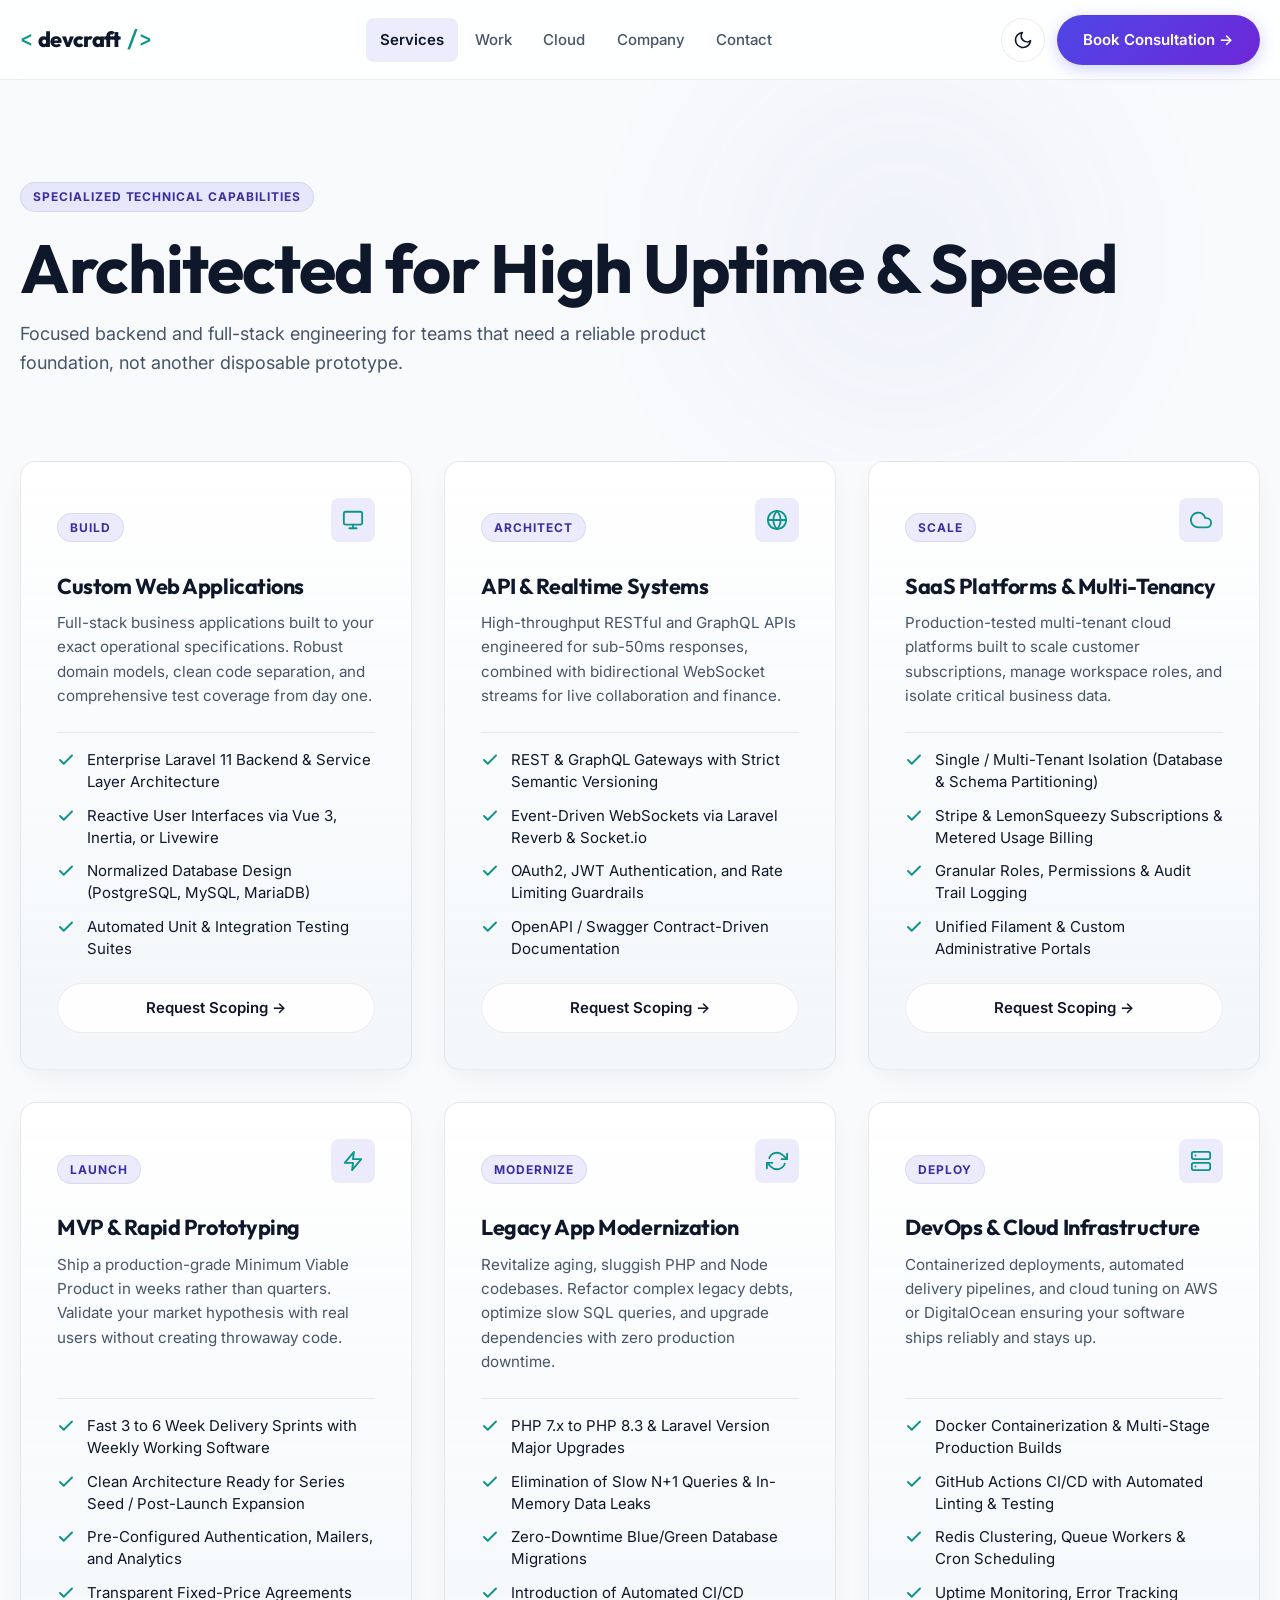
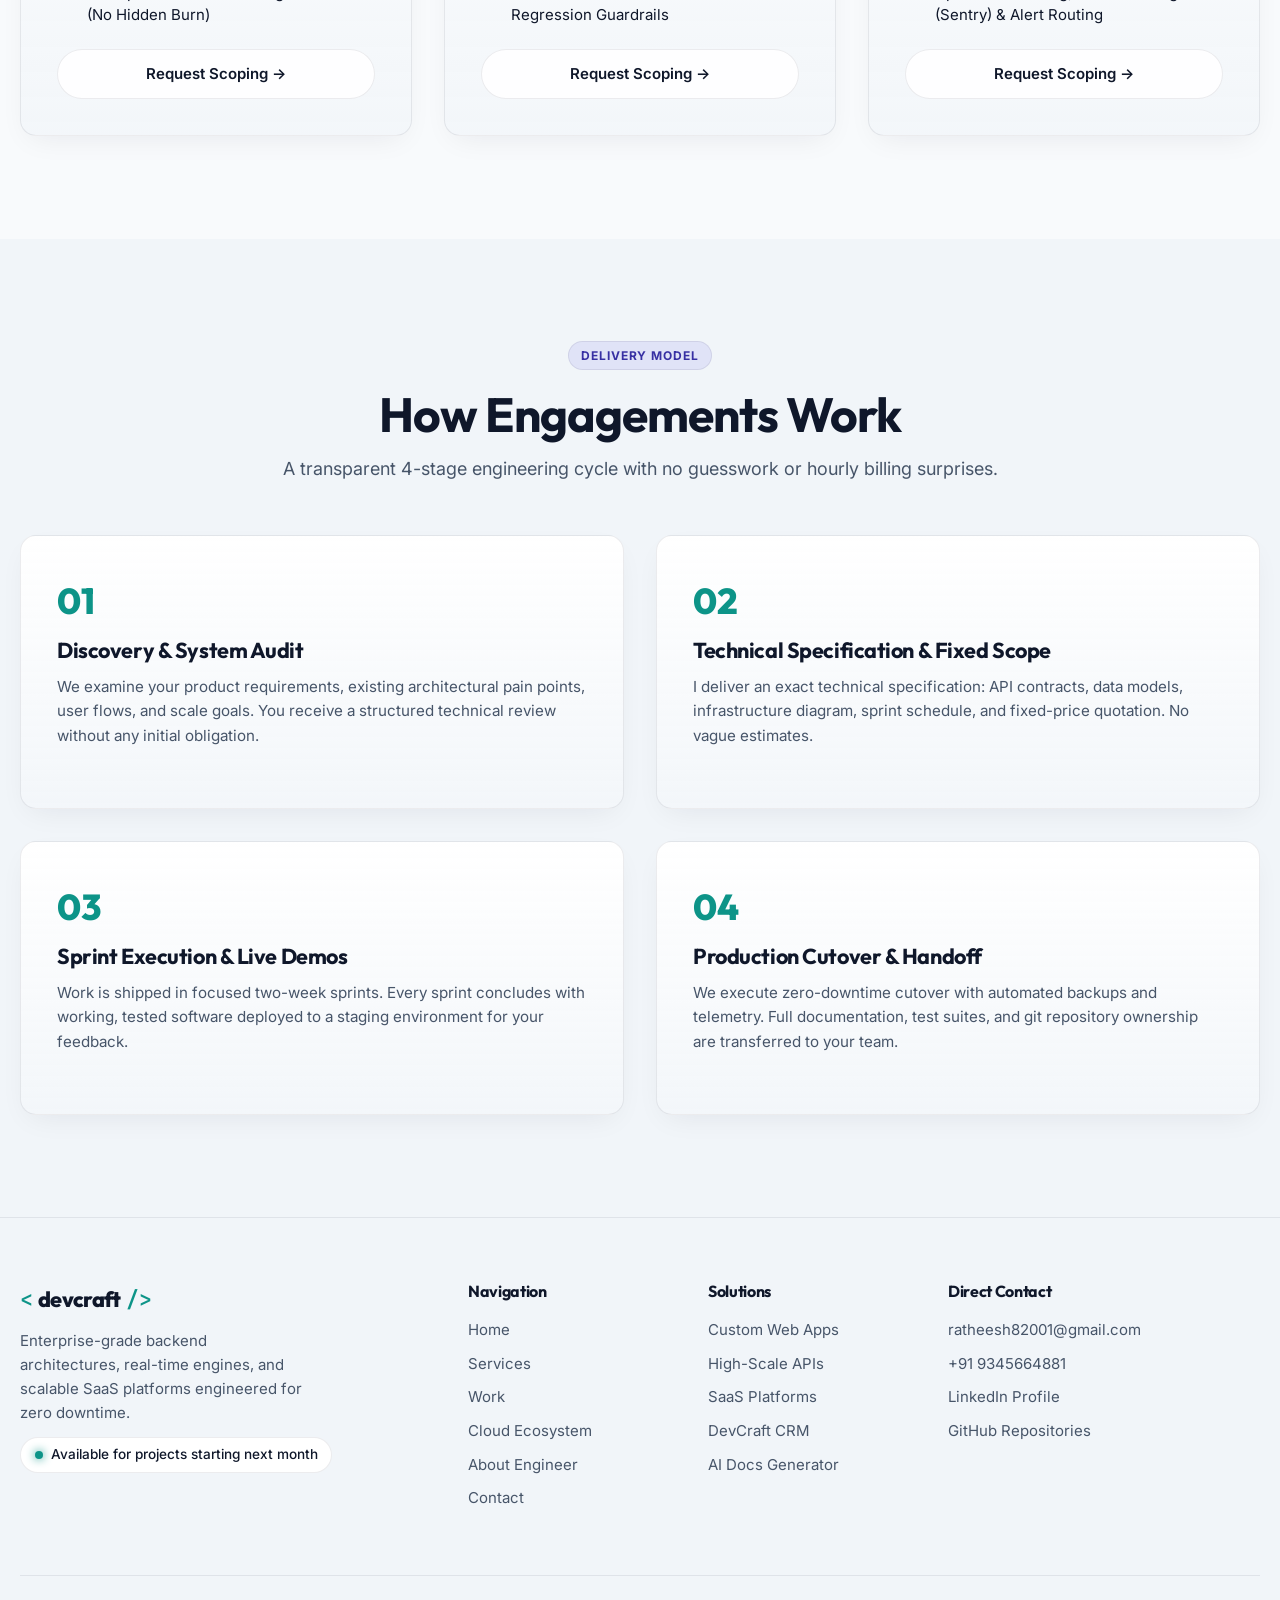
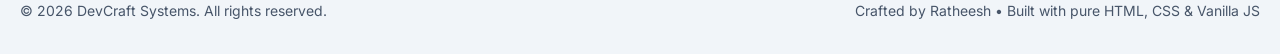
<file: services.html>
<!DOCTYPE html>
<html lang="en" class="no-js" data-theme="dark">
<head>
  <meta charset="utf-8">
  <meta name="viewport" content="width=device-width, initial-scale=1">
  <title>Engineering Services — DevCraft</title>
  <meta name="description" content="Explore DevCraft's specialized backend engineering services: custom web apps, scalable APIs, SaaS development, MVP prototyping, legacy modernization, and DevOps.">
  <link rel="canonical" href="./services.html">

  <!-- Open Graph -->
  <meta property="og:type" content="website">
  <meta property="og:title" content="Engineering Services — DevCraft">
  <meta property="og:description" content="Specialized engineering for teams that need a reliable product foundation, clean APIs, and zero downtime.">
  <meta property="og:url" content="./services.html">
  <meta property="og:site_name" content="DevCraft">
  <meta name="twitter:card" content="summary_large_image">

  <!-- Favicon -->
  <link rel="icon" type="image/svg+xml" href="./images/favicon.svg">

  <!-- Google Fonts -->
  <link rel="preconnect" href="https://fonts.googleapis.com">
  <link rel="preconnect" href="https://fonts.gstatic.com" crossorigin>
  <link href="https://fonts.googleapis.com/css2?family=Inter:wght@400;500;600;700&family=Outfit:wght@500;600;700;800&family=JetBrains+Mono:wght@400;500&display=swap" rel="stylesheet">

  <!-- Stylesheets -->
  <link rel="stylesheet" href="./css/style.css">
  <link rel="stylesheet" href="./css/components.css">
  <link rel="stylesheet" href="./css/responsive.css">

  <!-- Anti-FOUC Theme Script -->
  <script>
    (function() {
      try {
        var theme = localStorage.getItem('devcraft_theme');
        if (!theme) {
          theme = window.matchMedia('(prefers-color-scheme: light)').matches ? 'light' : 'dark';
        }
        document.documentElement.setAttribute('data-theme', theme);
      } catch (e) {}
    })();
  </script>

  <!-- Structured Data (JSON-LD) -->
  <script type="application/ld+json">
  {
    "@context": "https://schema.org",
    "@type": "Service",
    "serviceType": "Software Development & Architecture",
    "provider": {
      "@type": "ProfessionalService",
      "name": "DevCraft"
    },
    "hasOfferCatalog": {
      "@type": "OfferCatalog",
      "name": "Core Backend & Web Services",
      "itemListElement": [
        {"@type": "Offer", "itemOffered": {"@type": "Service", "name": "Custom Web Applications"}},
        {"@type": "Offer", "itemOffered": {"@type": "Service", "name": "API & Realtime Systems"}},
        {"@type": "Offer", "itemOffered": {"@type": "Service", "name": "SaaS Platforms & Multi-Tenancy"}},
        {"@type": "Offer", "itemOffered": {"@type": "Service", "name": "MVP & Rapid Prototyping"}},
        {"@type": "Offer", "itemOffered": {"@type": "Service", "name": "Legacy Application Modernization"}},
        {"@type": "Offer", "itemOffered": {"@type": "Service", "name": "DevOps & Cloud Infrastructure"}}
      ]
    }
  }
  </script>
</head>
<body>
  <a href="#main" class="skip-link">Skip to main content</a>

  <!-- ====================================================================
       SHARED HEADER
       ==================================================================== -->
  <header class="header">
    <div class="container header__inner">
      <a href="./index.html" class="logo" aria-label="DevCraft Home">
        <span class="logo__bracket">&lt;</span>
        <span>devcraft</span>
        <span class="logo__bracket">/&gt;</span>
      </a>

      <nav class="nav-menu" aria-label="Primary Navigation">
        <ul class="nav-menu__list">
          <li><a href="./services.html" class="nav-menu__link" aria-current="page">Services</a></li>
          <li><a href="./work.html" class="nav-menu__link">Work</a></li>
          <li><a href="./cloud.html" class="nav-menu__link">Cloud</a></li>
          <li><a href="./about.html" class="nav-menu__link">Company</a></li>
          <li><a href="./contact.html" class="nav-menu__link">Contact</a></li>
        </ul>
      </nav>

      <div class="header__actions">
        <button type="button" class="theme-toggle" id="themeToggle" aria-label="Toggle theme">
          <svg class="theme-toggle__icon--dark" viewBox="0 0 24 24" aria-hidden="true">
            <circle cx="12" cy="12" r="5"></circle>
            <line x1="12" y1="1" x2="12" y2="3"></line>
            <line x1="12" y1="21" x2="12" y2="23"></line>
            <line x1="4.22" y1="4.22" x2="5.64" y2="5.64"></line>
            <line x1="18.36" y1="18.36" x2="19.78" y2="19.78"></line>
            <line x1="1" y1="12" x2="3" y2="12"></line>
            <line x1="21" y1="12" x2="23" y2="12"></line>
            <line x1="4.22" y1="19.78" x2="5.64" y2="18.36"></line>
            <line x1="18.36" y1="5.64" x2="19.78" y2="4.22"></line>
          </svg>
          <svg class="theme-toggle__icon--light" viewBox="0 0 24 24" aria-hidden="true">
            <path d="M21 12.79A9 9 0 1 1 11.21 3 7 7 0 0 0 21 12.79z"></path>
          </svg>
        </button>

        <a href="./contact.html" class="btn btn--primary header__cta">Book Consultation &rarr;</a>

        <button type="button" class="hamburger" id="hamburger" aria-label="Toggle mobile menu" aria-expanded="false" aria-controls="mobileDrawer">
          <span class="hamburger__line"></span>
          <span class="hamburger__line"></span>
          <span class="hamburger__line"></span>
        </button>
      </div>
    </div>
  </header>

  <!-- Mobile Drawer -->
  <div class="mobile-drawer__backdrop" id="mobileBackdrop" aria-hidden="true"></div>
  <aside class="mobile-drawer" id="mobileDrawer" aria-label="Mobile Navigation" aria-hidden="true">
    <div class="mobile-drawer__header">
      <a href="./index.html" class="logo" aria-label="DevCraft Home">
        <span class="logo__bracket">&lt;</span>
        <span>devcraft</span>
        <span class="logo__bracket">/&gt;</span>
      </a>
      <button type="button" class="mobile-drawer__close" id="closeDrawer" aria-label="Close navigation drawer">
        <svg width="24" height="24" viewBox="0 0 24 24" fill="none" stroke="currentColor" stroke-width="2" stroke-linecap="round" stroke-linejoin="round" aria-hidden="true">
          <line x1="18" y1="6" x2="6" y2="18"></line>
          <line x1="6" y1="6" x2="18" y2="18"></line>
        </svg>
      </button>
    </div>
    <nav class="mobile-drawer__nav">
      <a href="./index.html" class="mobile-drawer__link">Home</a>
      <a href="./services.html" class="mobile-drawer__link" aria-current="page">Services</a>
      <a href="./work.html" class="mobile-drawer__link">Work</a>
      <a href="./cloud.html" class="mobile-drawer__link">Cloud</a>
      <a href="./about.html" class="mobile-drawer__link">Company</a>
      <a href="./contact.html" class="mobile-drawer__link">Contact</a>
    </nav>
    <div class="mobile-drawer__footer">
      <a href="./contact.html" class="btn btn--primary btn--full">Book Consultation &rarr;</a>
    </div>
  </aside>

  <!-- ====================================================================
       MAIN CONTENT
       ==================================================================== -->
  <main id="main">
    <!-- HERO HEADER -->
    <section class="section section--compact-bottom">
      <div class="ambient-glow ambient-glow--primary ambient-glow--top-right"></div>
      <div class="container">
        <div class="section-header section-header--left" data-sal="slide-up">
          <div class="rbt-card-badge badge-mb">Specialized Technical Capabilities</div>
          <h1>Architected for High Uptime &amp; Speed</h1>
          <p class="lead">
            Focused backend and full-stack engineering for teams that need a reliable product foundation, not another disposable prototype.
          </p>
        </div>
      </div>
    </section>

    <!-- 6 SERVICES GRID -->
    <section class="section section--flush-top" aria-label="Services List">
      <div class="container">
        <div class="grid-cards grid-cards--3">
          
          <!-- Service 1: Custom Web Applications -->
          <article class="rbt-card variation-01 rbt-hover" data-sal="slide-up">
            <div class="rbt-card-top">
              <span class="rbt-card-badge">BUILD</span>
              <span class="rbt-card-icon">
                <svg width="22" height="22" viewBox="0 0 24 24" fill="none" stroke="currentColor" stroke-width="2" stroke-linecap="round" stroke-linejoin="round" aria-hidden="true">
                  <rect x="2" y="3" width="20" height="14" rx="2" ry="2"></rect>
                  <line x1="8" y1="21" x2="16" y2="21"></line>
                  <line x1="12" y1="17" x2="12" y2="21"></line>
                </svg>
              </span>
            </div>
            <h2 class="rbt-card-title">Custom Web Applications</h2>
            <p class="rbt-card-desc">
              Full-stack business applications built to your exact operational specifications. Robust domain models, clean code separation, and comprehensive test coverage from day one.
            </p>
            <ul class="rbt-list-style-2">
              <li class="rbt-list-item">
                <svg class="rbt-list-check" viewBox="0 0 24 24" fill="none" stroke="currentColor" stroke-width="2.5" stroke-linecap="round" stroke-linejoin="round" aria-hidden="true"><polyline points="20 6 9 17 4 12"></polyline></svg>
                <span>Enterprise Laravel 11 Backend &amp; Service Layer Architecture</span>
              </li>
              <li class="rbt-list-item">
                <svg class="rbt-list-check" viewBox="0 0 24 24" fill="none" stroke="currentColor" stroke-width="2.5" stroke-linecap="round" stroke-linejoin="round" aria-hidden="true"><polyline points="20 6 9 17 4 12"></polyline></svg>
                <span>Reactive User Interfaces via Vue 3, Inertia, or Livewire</span>
              </li>
              <li class="rbt-list-item">
                <svg class="rbt-list-check" viewBox="0 0 24 24" fill="none" stroke="currentColor" stroke-width="2.5" stroke-linecap="round" stroke-linejoin="round" aria-hidden="true"><polyline points="20 6 9 17 4 12"></polyline></svg>
                <span>Normalized Database Design (PostgreSQL, MySQL, MariaDB)</span>
              </li>
              <li class="rbt-list-item">
                <svg class="rbt-list-check" viewBox="0 0 24 24" fill="none" stroke="currentColor" stroke-width="2.5" stroke-linecap="round" stroke-linejoin="round" aria-hidden="true"><polyline points="20 6 9 17 4 12"></polyline></svg>
                <span>Automated Unit &amp; Integration Testing Suites</span>
              </li>
            </ul>
            <div class="rbt-card-footer">
              <a href="./contact.html" class="btn btn--secondary btn--full">Request Scoping &rarr;</a>
            </div>
          </article>

          <!-- Service 2: API & Realtime Systems -->
          <article class="rbt-card variation-01 rbt-hover" data-sal="slide-up" data-sal-delay="100">
            <div class="rbt-card-top">
              <span class="rbt-card-badge">ARCHITECT</span>
              <span class="rbt-card-icon">
                <svg width="22" height="22" viewBox="0 0 24 24" fill="none" stroke="currentColor" stroke-width="2" stroke-linecap="round" stroke-linejoin="round" aria-hidden="true">
                  <circle cx="12" cy="12" r="10"></circle>
                  <line x1="2" y1="12" x2="22" y2="12"></line>
                  <path d="M12 2a15.3 15.3 0 0 1 4 10 15.3 15.3 0 0 1-4 10 15.3 15.3 0 0 1-4-10 15.3 15.3 0 0 1 4-10z"></path>
                </svg>
              </span>
            </div>
            <h2 class="rbt-card-title">API &amp; Realtime Systems</h2>
            <p class="rbt-card-desc">
              High-throughput RESTful and GraphQL APIs engineered for sub-50ms responses, combined with bidirectional WebSocket streams for live collaboration and finance.
            </p>
            <ul class="rbt-list-style-2">
              <li class="rbt-list-item">
                <svg class="rbt-list-check" viewBox="0 0 24 24" fill="none" stroke="currentColor" stroke-width="2.5" stroke-linecap="round" stroke-linejoin="round" aria-hidden="true"><polyline points="20 6 9 17 4 12"></polyline></svg>
                <span>REST &amp; GraphQL Gateways with Strict Semantic Versioning</span>
              </li>
              <li class="rbt-list-item">
                <svg class="rbt-list-check" viewBox="0 0 24 24" fill="none" stroke="currentColor" stroke-width="2.5" stroke-linecap="round" stroke-linejoin="round" aria-hidden="true"><polyline points="20 6 9 17 4 12"></polyline></svg>
                <span>Event-Driven WebSockets via Laravel Reverb &amp; Socket.io</span>
              </li>
              <li class="rbt-list-item">
                <svg class="rbt-list-check" viewBox="0 0 24 24" fill="none" stroke="currentColor" stroke-width="2.5" stroke-linecap="round" stroke-linejoin="round" aria-hidden="true"><polyline points="20 6 9 17 4 12"></polyline></svg>
                <span>OAuth2, JWT Authentication, and Rate Limiting Guardrails</span>
              </li>
              <li class="rbt-list-item">
                <svg class="rbt-list-check" viewBox="0 0 24 24" fill="none" stroke="currentColor" stroke-width="2.5" stroke-linecap="round" stroke-linejoin="round" aria-hidden="true"><polyline points="20 6 9 17 4 12"></polyline></svg>
                <span>OpenAPI / Swagger Contract-Driven Documentation</span>
              </li>
            </ul>
            <div class="rbt-card-footer">
              <a href="./contact.html" class="btn btn--secondary btn--full">Request Scoping &rarr;</a>
            </div>
          </article>

          <!-- Service 3: SaaS Platforms & Multi-Tenancy -->
          <article class="rbt-card variation-01 rbt-hover" data-sal="slide-up" data-sal-delay="200">
            <div class="rbt-card-top">
              <span class="rbt-card-badge">SCALE</span>
              <span class="rbt-card-icon">
                <svg width="22" height="22" viewBox="0 0 24 24" fill="none" stroke="currentColor" stroke-width="2" stroke-linecap="round" stroke-linejoin="round" aria-hidden="true">
                  <path d="M18 10h-1.26A8 8 0 1 0 9 20h9a5 5 0 0 0 0-10z"></path>
                </svg>
              </span>
            </div>
            <h2 class="rbt-card-title">SaaS Platforms &amp; Multi-Tenancy</h2>
            <p class="rbt-card-desc">
              Production-tested multi-tenant cloud platforms built to scale customer subscriptions, manage workspace roles, and isolate critical business data.
            </p>
            <ul class="rbt-list-style-2">
              <li class="rbt-list-item">
                <svg class="rbt-list-check" viewBox="0 0 24 24" fill="none" stroke="currentColor" stroke-width="2.5" stroke-linecap="round" stroke-linejoin="round" aria-hidden="true"><polyline points="20 6 9 17 4 12"></polyline></svg>
                <span>Single / Multi-Tenant Isolation (Database &amp; Schema Partitioning)</span>
              </li>
              <li class="rbt-list-item">
                <svg class="rbt-list-check" viewBox="0 0 24 24" fill="none" stroke="currentColor" stroke-width="2.5" stroke-linecap="round" stroke-linejoin="round" aria-hidden="true"><polyline points="20 6 9 17 4 12"></polyline></svg>
                <span>Stripe &amp; LemonSqueezy Subscriptions &amp; Metered Usage Billing</span>
              </li>
              <li class="rbt-list-item">
                <svg class="rbt-list-check" viewBox="0 0 24 24" fill="none" stroke="currentColor" stroke-width="2.5" stroke-linecap="round" stroke-linejoin="round" aria-hidden="true"><polyline points="20 6 9 17 4 12"></polyline></svg>
                <span>Granular Roles, Permissions &amp; Audit Trail Logging</span>
              </li>
              <li class="rbt-list-item">
                <svg class="rbt-list-check" viewBox="0 0 24 24" fill="none" stroke="currentColor" stroke-width="2.5" stroke-linecap="round" stroke-linejoin="round" aria-hidden="true"><polyline points="20 6 9 17 4 12"></polyline></svg>
                <span>Unified Filament &amp; Custom Administrative Portals</span>
              </li>
            </ul>
            <div class="rbt-card-footer">
              <a href="./contact.html" class="btn btn--secondary btn--full">Request Scoping &rarr;</a>
            </div>
          </article>

          <!-- Service 4: MVP & Prototyping -->
          <article class="rbt-card variation-01 rbt-hover" data-sal="slide-up">
            <div class="rbt-card-top">
              <span class="rbt-card-badge">LAUNCH</span>
              <span class="rbt-card-icon">
                <svg width="22" height="22" viewBox="0 0 24 24" fill="none" stroke="currentColor" stroke-width="2" stroke-linecap="round" stroke-linejoin="round" aria-hidden="true">
                  <polygon points="13 2 3 14 12 14 11 22 21 10 12 10 13 2"></polygon>
                </svg>
              </span>
            </div>
            <h2 class="rbt-card-title">MVP &amp; Rapid Prototyping</h2>
            <p class="rbt-card-desc">
              Ship a production-grade Minimum Viable Product in weeks rather than quarters. Validate your market hypothesis with real users without creating throwaway code.
            </p>
            <ul class="rbt-list-style-2">
              <li class="rbt-list-item">
                <svg class="rbt-list-check" viewBox="0 0 24 24" fill="none" stroke="currentColor" stroke-width="2.5" stroke-linecap="round" stroke-linejoin="round" aria-hidden="true"><polyline points="20 6 9 17 4 12"></polyline></svg>
                <span>Fast 3 to 6 Week Delivery Sprints with Weekly Working Software</span>
              </li>
              <li class="rbt-list-item">
                <svg class="rbt-list-check" viewBox="0 0 24 24" fill="none" stroke="currentColor" stroke-width="2.5" stroke-linecap="round" stroke-linejoin="round" aria-hidden="true"><polyline points="20 6 9 17 4 12"></polyline></svg>
                <span>Clean Architecture Ready for Series Seed / Post-Launch Expansion</span>
              </li>
              <li class="rbt-list-item">
                <svg class="rbt-list-check" viewBox="0 0 24 24" fill="none" stroke="currentColor" stroke-width="2.5" stroke-linecap="round" stroke-linejoin="round" aria-hidden="true"><polyline points="20 6 9 17 4 12"></polyline></svg>
                <span>Pre-Configured Authentication, Mailers, and Analytics</span>
              </li>
              <li class="rbt-list-item">
                <svg class="rbt-list-check" viewBox="0 0 24 24" fill="none" stroke="currentColor" stroke-width="2.5" stroke-linecap="round" stroke-linejoin="round" aria-hidden="true"><polyline points="20 6 9 17 4 12"></polyline></svg>
                <span>Transparent Fixed-Price Agreements (No Hidden Burn)</span>
              </li>
            </ul>
            <div class="rbt-card-footer">
              <a href="./contact.html" class="btn btn--secondary btn--full">Request Scoping &rarr;</a>
            </div>
          </article>

          <!-- Service 5: Legacy App Modernization -->
          <article class="rbt-card variation-01 rbt-hover" data-sal="slide-up" data-sal-delay="100">
            <div class="rbt-card-top">
              <span class="rbt-card-badge">MODERNIZE</span>
              <span class="rbt-card-icon">
                <svg width="22" height="22" viewBox="0 0 24 24" fill="none" stroke="currentColor" stroke-width="2" stroke-linecap="round" stroke-linejoin="round" aria-hidden="true">
                  <polyline points="23 4 23 10 17 10"></polyline>
                  <polyline points="1 20 1 14 7 14"></polyline>
                  <path d="M3.51 9a9 9 0 0 1 14.85-3.36L23 10M1 14l4.64 4.36A9 9 0 0 0 20.49 15"></path>
                </svg>
              </span>
            </div>
            <h2 class="rbt-card-title">Legacy App Modernization</h2>
            <p class="rbt-card-desc">
              Revitalize aging, sluggish PHP and Node codebases. Refactor complex legacy debts, optimize slow SQL queries, and upgrade dependencies with zero production downtime.
            </p>
            <ul class="rbt-list-style-2">
              <li class="rbt-list-item">
                <svg class="rbt-list-check" viewBox="0 0 24 24" fill="none" stroke="currentColor" stroke-width="2.5" stroke-linecap="round" stroke-linejoin="round" aria-hidden="true"><polyline points="20 6 9 17 4 12"></polyline></svg>
                <span>PHP 7.x to PHP 8.3 &amp; Laravel Version Major Upgrades</span>
              </li>
              <li class="rbt-list-item">
                <svg class="rbt-list-check" viewBox="0 0 24 24" fill="none" stroke="currentColor" stroke-width="2.5" stroke-linecap="round" stroke-linejoin="round" aria-hidden="true"><polyline points="20 6 9 17 4 12"></polyline></svg>
                <span>Elimination of Slow N+1 Queries &amp; In-Memory Data Leaks</span>
              </li>
              <li class="rbt-list-item">
                <svg class="rbt-list-check" viewBox="0 0 24 24" fill="none" stroke="currentColor" stroke-width="2.5" stroke-linecap="round" stroke-linejoin="round" aria-hidden="true"><polyline points="20 6 9 17 4 12"></polyline></svg>
                <span>Zero-Downtime Blue/Green Database Migrations</span>
              </li>
              <li class="rbt-list-item">
                <svg class="rbt-list-check" viewBox="0 0 24 24" fill="none" stroke="currentColor" stroke-width="2.5" stroke-linecap="round" stroke-linejoin="round" aria-hidden="true"><polyline points="20 6 9 17 4 12"></polyline></svg>
                <span>Introduction of Automated CI/CD Regression Guardrails</span>
              </li>
            </ul>
            <div class="rbt-card-footer">
              <a href="./contact.html" class="btn btn--secondary btn--full">Request Scoping &rarr;</a>
            </div>
          </article>

          <!-- Service 6: DevOps & Cloud Infrastructure -->
          <article class="rbt-card variation-01 rbt-hover" data-sal="slide-up" data-sal-delay="200">
            <div class="rbt-card-top">
              <span class="rbt-card-badge">DEPLOY</span>
              <span class="rbt-card-icon">
                <svg width="22" height="22" viewBox="0 0 24 24" fill="none" stroke="currentColor" stroke-width="2" stroke-linecap="round" stroke-linejoin="round" aria-hidden="true">
                  <rect x="2" y="2" width="20" height="8" rx="2" ry="2"></rect>
                  <rect x="2" y="14" width="20" height="8" rx="2" ry="2"></rect>
                  <line x1="6" y1="6" x2="6.01" y2="6"></line>
                  <line x1="6" y1="18" x2="6.01" y2="18"></line>
                </svg>
              </span>
            </div>
            <h2 class="rbt-card-title">DevOps &amp; Cloud Infrastructure</h2>
            <p class="rbt-card-desc">
              Containerized deployments, automated delivery pipelines, and cloud tuning on AWS or DigitalOcean ensuring your software ships reliably and stays up.
            </p>
            <ul class="rbt-list-style-2">
              <li class="rbt-list-item">
                <svg class="rbt-list-check" viewBox="0 0 24 24" fill="none" stroke="currentColor" stroke-width="2.5" stroke-linecap="round" stroke-linejoin="round" aria-hidden="true"><polyline points="20 6 9 17 4 12"></polyline></svg>
                <span>Docker Containerization &amp; Multi-Stage Production Builds</span>
              </li>
              <li class="rbt-list-item">
                <svg class="rbt-list-check" viewBox="0 0 24 24" fill="none" stroke="currentColor" stroke-width="2.5" stroke-linecap="round" stroke-linejoin="round" aria-hidden="true"><polyline points="20 6 9 17 4 12"></polyline></svg>
                <span>GitHub Actions CI/CD with Automated Linting &amp; Testing</span>
              </li>
              <li class="rbt-list-item">
                <svg class="rbt-list-check" viewBox="0 0 24 24" fill="none" stroke="currentColor" stroke-width="2.5" stroke-linecap="round" stroke-linejoin="round" aria-hidden="true"><polyline points="20 6 9 17 4 12"></polyline></svg>
                <span>Redis Clustering, Queue Workers &amp; Cron Scheduling</span>
              </li>
              <li class="rbt-list-item">
                <svg class="rbt-list-check" viewBox="0 0 24 24" fill="none" stroke="currentColor" stroke-width="2.5" stroke-linecap="round" stroke-linejoin="round" aria-hidden="true"><polyline points="20 6 9 17 4 12"></polyline></svg>
                <span>Uptime Monitoring, Error Tracking (Sentry) &amp; Alert Routing</span>
              </li>
            </ul>
            <div class="rbt-card-footer">
              <a href="./contact.html" class="btn btn--secondary btn--full">Request Scoping &rarr;</a>
            </div>
          </article>
        </div>
      </div>
    </section>

    <!-- ENGAGEMENT PROCESS -->
    <section class="section section--alt-bg" aria-labelledby="process-title">
      <div class="container">
        <div class="section-header" data-sal="slide-up">
          <div class="rbt-card-badge badge-mb">Delivery Model</div>
          <h2 id="process-title">How Engagements Work</h2>
          <p>A transparent 4-stage engineering cycle with no guesswork or hourly billing surprises.</p>
        </div>

        <div class="grid-cards grid-cards--2">
          <div class="rbt-card variation-01" data-sal="slide-up">
            <div class="process-number">01</div>
            <h3 class="rbt-card-title">Discovery &amp; System Audit</h3>
            <p class="rbt-card-desc">We examine your product requirements, existing architectural pain points, user flows, and scale goals. You receive a structured technical review without any initial obligation.</p>
          </div>
          <div class="rbt-card variation-01" data-sal="slide-up" data-sal-delay="100">
            <div class="process-number">02</div>
            <h3 class="rbt-card-title">Technical Specification &amp; Fixed Scope</h3>
            <p class="rbt-card-desc">I deliver an exact technical specification: API contracts, data models, infrastructure diagram, sprint schedule, and fixed-price quotation. No vague estimates.</p>
          </div>
          <div class="rbt-card variation-01" data-sal="slide-up">
            <div class="process-number">03</div>
            <h3 class="rbt-card-title">Sprint Execution &amp; Live Demos</h3>
            <p class="rbt-card-desc">Work is shipped in focused two-week sprints. Every sprint concludes with working, tested software deployed to a staging environment for your feedback.</p>
          </div>
          <div class="rbt-card variation-01" data-sal="slide-up" data-sal-delay="100">
            <div class="process-number">04</div>
            <h3 class="rbt-card-title">Production Cutover &amp; Handoff</h3>
            <p class="rbt-card-desc">We execute zero-downtime cutover with automated backups and telemetry. Full documentation, test suites, and git repository ownership are transferred to your team.</p>
          </div>
        </div>
      </div>
    </section>
  </main>

  <!-- ====================================================================
       SHARED FOOTER
       ==================================================================== -->
  <footer class="footer">
    <div class="container">
      <div class="footer__grid">
        <div>
          <a href="./index.html" class="logo" aria-label="DevCraft Home">
            <span class="logo__bracket">&lt;</span>
            <span>devcraft</span>
            <span class="logo__bracket">/&gt;</span>
          </a>
          <p class="footer__brand-p">Enterprise-grade backend architectures, real-time engines, and scalable SaaS platforms engineered for zero downtime.</p>
          <div class="footer__status-badge">
            <span class="status-dot"></span>
            <span>Available for projects starting next month</span>
          </div>
        </div>

        <div>
          <h4 class="footer__col-title">Navigation</h4>
          <ul class="footer__links">
            <li><a href="./index.html" class="footer__link">Home</a></li>
            <li><a href="./services.html" class="footer__link">Services</a></li>
            <li><a href="./work.html" class="footer__link">Work</a></li>
            <li><a href="./cloud.html" class="footer__link">Cloud Ecosystem</a></li>
            <li><a href="./about.html" class="footer__link">About Engineer</a></li>
            <li><a href="./contact.html" class="footer__link">Contact</a></li>
          </ul>
        </div>

        <div>
          <h4 class="footer__col-title">Solutions</h4>
          <ul class="footer__links">
            <li><a href="./services.html" class="footer__link">Custom Web Apps</a></li>
            <li><a href="./services.html" class="footer__link">High-Scale APIs</a></li>
            <li><a href="./services.html" class="footer__link">SaaS Platforms</a></li>
            <li><a href="./cloud.html" class="footer__link">DevCraft CRM</a></li>
            <li><a href="./cloud.html" class="footer__link">AI Docs Generator</a></li>
          </ul>
        </div>

        <div>
          <h4 class="footer__col-title">Direct Contact</h4>
          <ul class="footer__links">
            <li><a href="mailto:ratheesh82001@gmail.com" class="footer__link">ratheesh82001@gmail.com</a></li>
            <li><a href="tel:+919345664881" class="footer__link">+91 9345664881</a></li>
            <li><a href="https://linkedin.com/in/ratheesh82001" target="_blank" rel="noopener noreferrer" class="footer__link">LinkedIn Profile</a></li>
            <li><a href="https://github.com/ratheesh2001" target="_blank" rel="noopener noreferrer" class="footer__link">GitHub Repositories</a></li>
          </ul>
        </div>
      </div>

      <div class="footer__bottom">
        <p>&copy; <span id="footerYear">2026</span> DevCraft Systems. All rights reserved.</p>
        <p>Crafted by Ratheesh &bull; Built with pure HTML, CSS &amp; Vanilla JS</p>
      </div>
    </div>
  </footer>

  <!-- Scripts -->
  <script src="./js/main.js"></script>
</body>
</html>
</file>
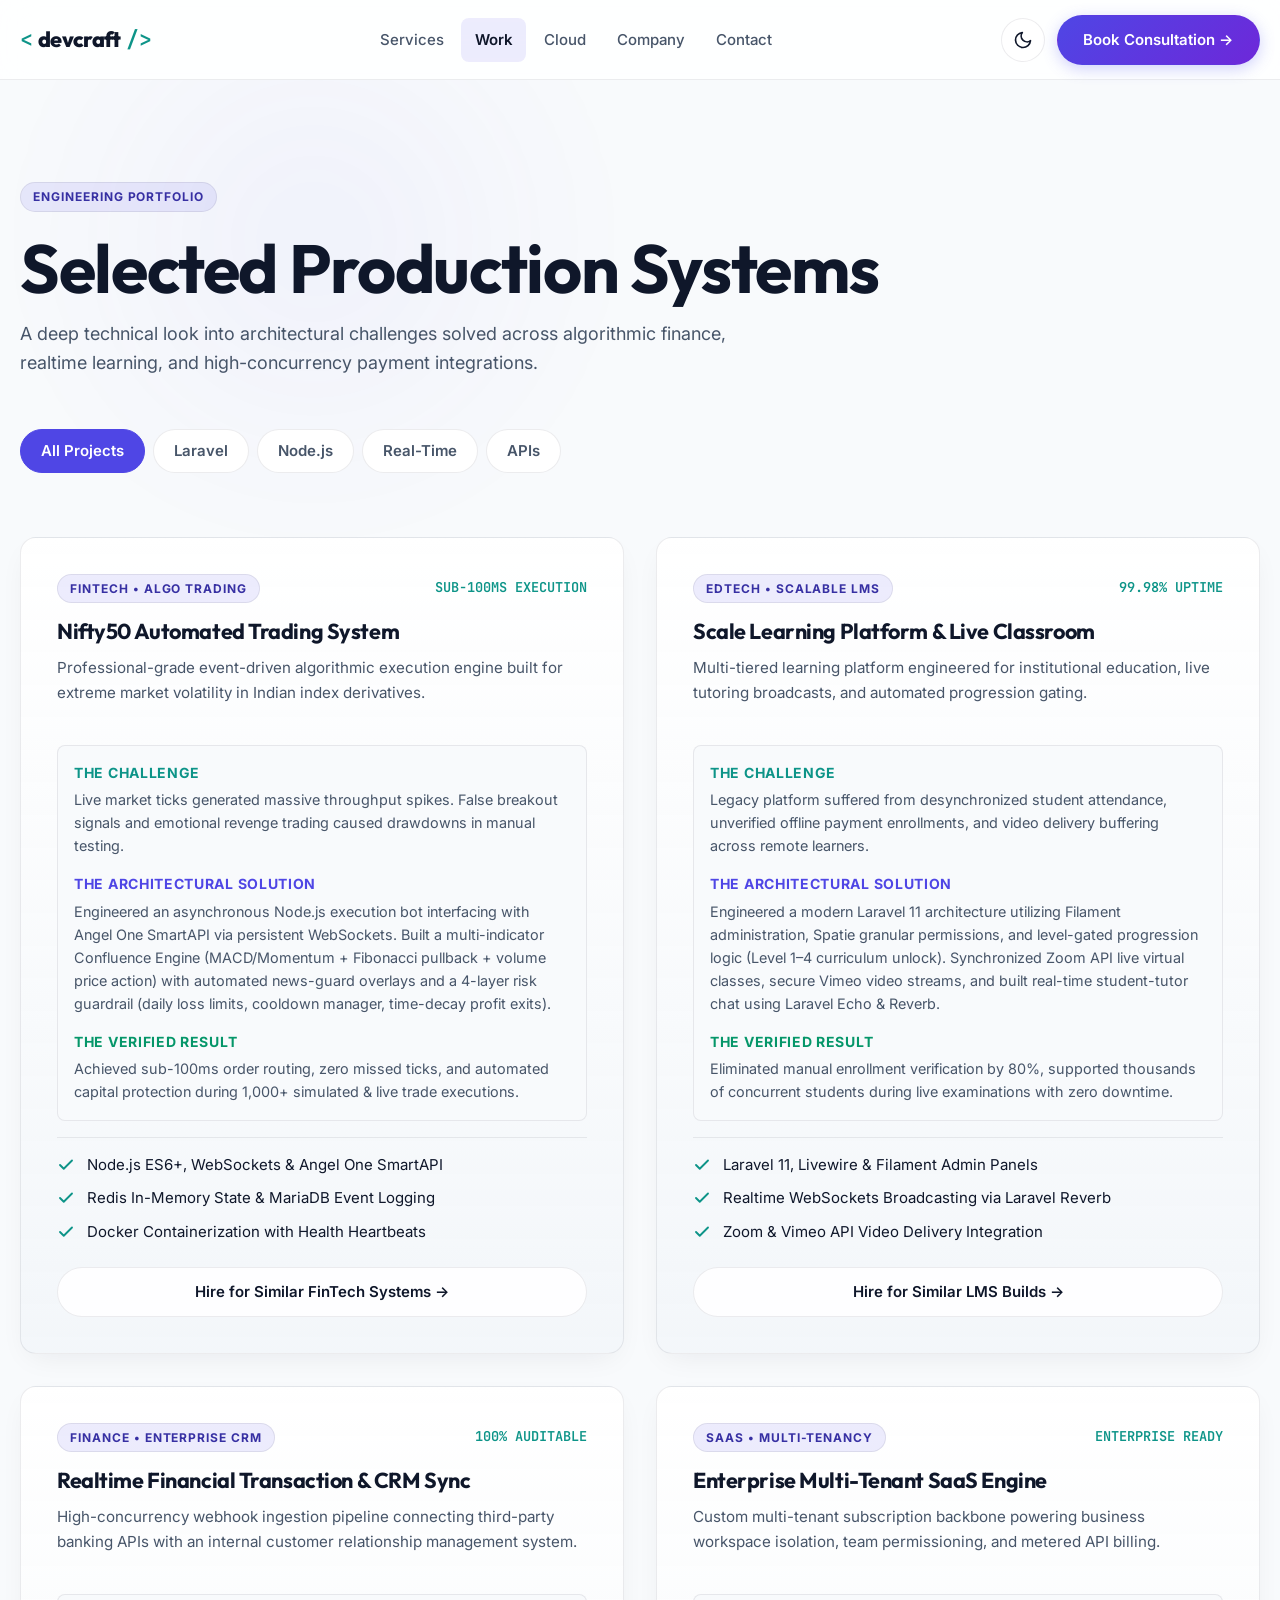
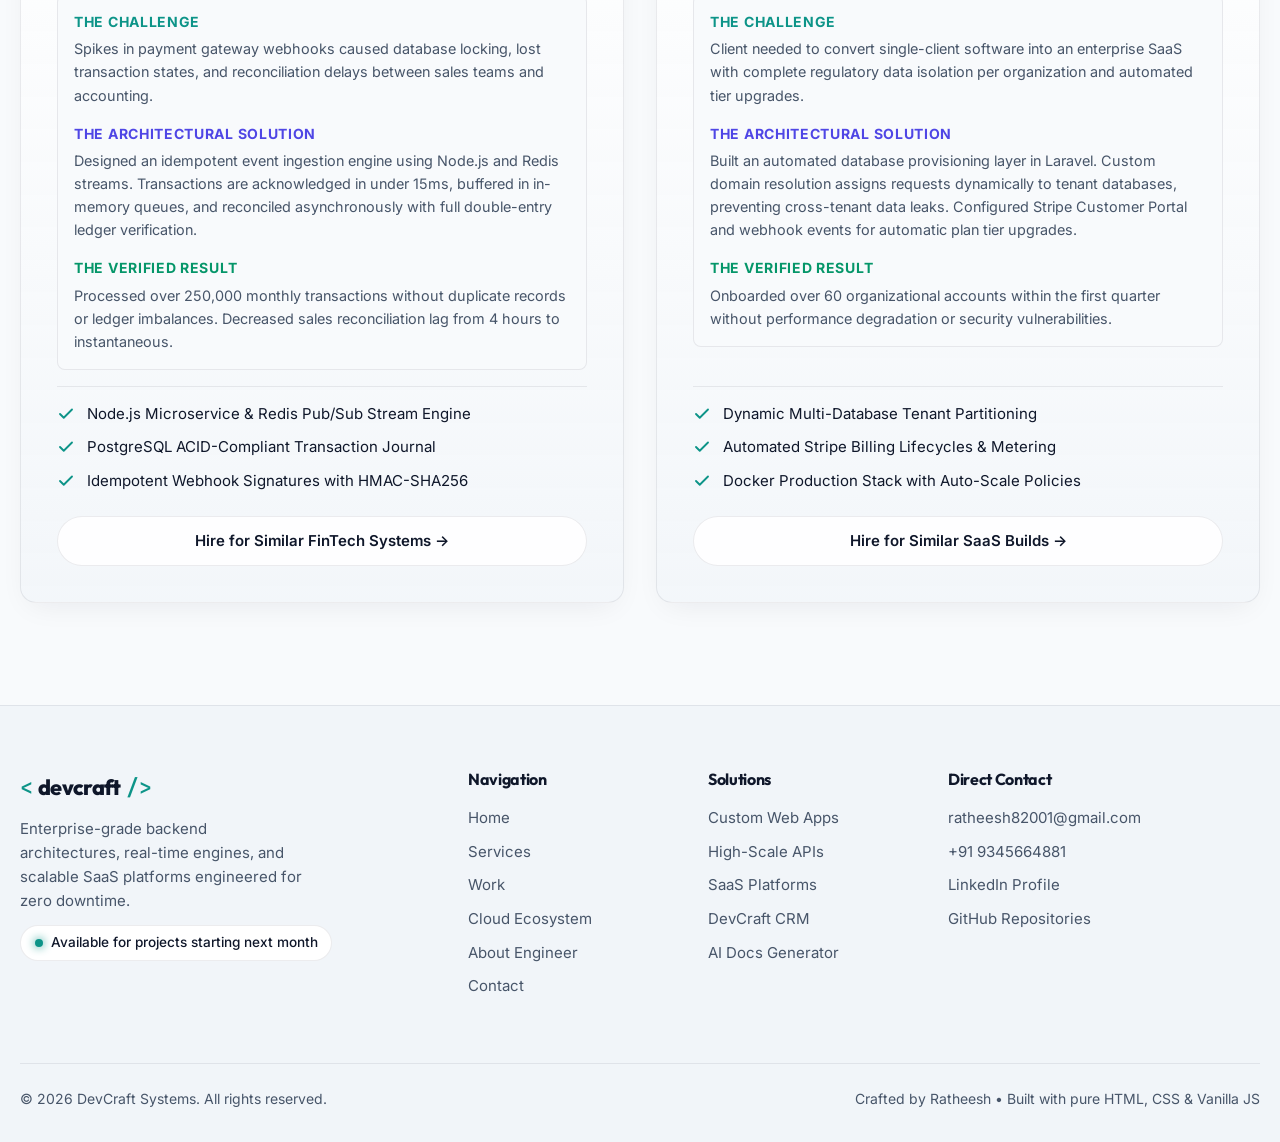
<file: work.html>
<!DOCTYPE html>
<html lang="en" class="no-js" data-theme="dark">
<head>
  <meta charset="utf-8">
  <meta name="viewport" content="width=device-width, initial-scale=1">
  <title>Selected Systems &amp; Case Studies — DevCraft</title>
  <meta name="description" content="Explore production case studies by DevCraft: Nifty50 automated trading bot, scalable LMS virtual platform, and realtime financial infrastructure.">
  <link rel="canonical" href="./work.html">

  <!-- Open Graph -->
  <meta property="og:type" content="website">
  <meta property="og:title" content="Selected Systems & Case Studies — DevCraft">
  <meta property="og:description" content="In-depth technical case studies in Challenge, Solution, and Result format.">
  <meta property="og:url" content="./work.html">
  <meta property="og:site_name" content="DevCraft">
  <meta name="twitter:card" content="summary_large_image">

  <!-- Favicon -->
  <link rel="icon" type="image/svg+xml" href="./images/favicon.svg">

  <!-- Google Fonts -->
  <link rel="preconnect" href="https://fonts.googleapis.com">
  <link rel="preconnect" href="https://fonts.gstatic.com" crossorigin>
  <link href="https://fonts.googleapis.com/css2?family=Inter:wght@400;500;600;700&family=Outfit:wght@500;600;700;800&family=JetBrains+Mono:wght@400;500&display=swap" rel="stylesheet">

  <!-- Stylesheets -->
  <link rel="stylesheet" href="./css/style.css">
  <link rel="stylesheet" href="./css/components.css">
  <link rel="stylesheet" href="./css/responsive.css">

  <!-- Anti-FOUC Theme Script -->
  <script>
    (function() {
      try {
        var theme = localStorage.getItem('devcraft_theme');
        if (!theme) {
          theme = window.matchMedia('(prefers-color-scheme: light)').matches ? 'light' : 'dark';
        }
        document.documentElement.setAttribute('data-theme', theme);
      } catch (e) {}
    })();
  </script>
</head>
<body>
  <a href="#main" class="skip-link">Skip to main content</a>

  <!-- ====================================================================
       SHARED HEADER
       ==================================================================== -->
  <header class="header">
    <div class="container header__inner">
      <a href="./index.html" class="logo" aria-label="DevCraft Home">
        <span class="logo__bracket">&lt;</span>
        <span>devcraft</span>
        <span class="logo__bracket">/&gt;</span>
      </a>

      <nav class="nav-menu" aria-label="Primary Navigation">
        <ul class="nav-menu__list">
          <li><a href="./services.html" class="nav-menu__link">Services</a></li>
          <li><a href="./work.html" class="nav-menu__link" aria-current="page">Work</a></li>
          <li><a href="./cloud.html" class="nav-menu__link">Cloud</a></li>
          <li><a href="./about.html" class="nav-menu__link">Company</a></li>
          <li><a href="./contact.html" class="nav-menu__link">Contact</a></li>
        </ul>
      </nav>

      <div class="header__actions">
        <button type="button" class="theme-toggle" id="themeToggle" aria-label="Toggle theme">
          <svg class="theme-toggle__icon--dark" viewBox="0 0 24 24" aria-hidden="true">
            <circle cx="12" cy="12" r="5"></circle>
            <line x1="12" y1="1" x2="12" y2="3"></line>
            <line x1="12" y1="21" x2="12" y2="23"></line>
            <line x1="4.22" y1="4.22" x2="5.64" y2="5.64"></line>
            <line x1="18.36" y1="18.36" x2="19.78" y2="19.78"></line>
            <line x1="1" y1="12" x2="3" y2="12"></line>
            <line x1="21" y1="12" x2="23" y2="12"></line>
            <line x1="4.22" y1="19.78" x2="5.64" y2="18.36"></line>
            <line x1="18.36" y1="5.64" x2="19.78" y2="4.22"></line>
          </svg>
          <svg class="theme-toggle__icon--light" viewBox="0 0 24 24" aria-hidden="true">
            <path d="M21 12.79A9 9 0 1 1 11.21 3 7 7 0 0 0 21 12.79z"></path>
          </svg>
        </button>

        <a href="./contact.html" class="btn btn--primary header__cta">Book Consultation &rarr;</a>

        <button type="button" class="hamburger" id="hamburger" aria-label="Toggle mobile menu" aria-expanded="false" aria-controls="mobileDrawer">
          <span class="hamburger__line"></span>
          <span class="hamburger__line"></span>
          <span class="hamburger__line"></span>
        </button>
      </div>
    </div>
  </header>

  <!-- Mobile Drawer -->
  <div class="mobile-drawer__backdrop" id="mobileBackdrop" aria-hidden="true"></div>
  <aside class="mobile-drawer" id="mobileDrawer" aria-label="Mobile Navigation" aria-hidden="true">
    <div class="mobile-drawer__header">
      <a href="./index.html" class="logo" aria-label="DevCraft Home">
        <span class="logo__bracket">&lt;</span>
        <span>devcraft</span>
        <span class="logo__bracket">/&gt;</span>
      </a>
      <button type="button" class="mobile-drawer__close" id="closeDrawer" aria-label="Close navigation drawer">
        <svg width="24" height="24" viewBox="0 0 24 24" fill="none" stroke="currentColor" stroke-width="2" stroke-linecap="round" stroke-linejoin="round" aria-hidden="true">
          <line x1="18" y1="6" x2="6" y2="18"></line>
          <line x1="6" y1="6" x2="18" y2="18"></line>
        </svg>
      </button>
    </div>
    <nav class="mobile-drawer__nav">
      <a href="./index.html" class="mobile-drawer__link">Home</a>
      <a href="./services.html" class="mobile-drawer__link">Services</a>
      <a href="./work.html" class="mobile-drawer__link" aria-current="page">Work</a>
      <a href="./cloud.html" class="mobile-drawer__link">Cloud</a>
      <a href="./about.html" class="mobile-drawer__link">Company</a>
      <a href="./contact.html" class="mobile-drawer__link">Contact</a>
    </nav>
    <div class="mobile-drawer__footer">
      <a href="./contact.html" class="btn btn--primary btn--full">Book Consultation &rarr;</a>
    </div>
  </aside>

  <!-- ====================================================================
       MAIN CONTENT
       ==================================================================== -->
  <main id="main">
    <!-- HERO HEADER -->
    <section class="section section--compact-bottom">
      <div class="ambient-glow ambient-glow--primary ambient-glow--top-left"></div>
      <div class="container">
        <div class="section-header section-header--left" data-sal="slide-up">
          <div class="rbt-card-badge badge-mb">Engineering Portfolio</div>
          <h1>Selected Production Systems</h1>
          <p class="lead">
            A deep technical look into architectural challenges solved across algorithmic finance, realtime learning, and high-concurrency payment integrations.
          </p>
        </div>

        <!-- ACCESSIBLE FILTER CHIPS -->
        <div class="filter-chips" id="projectFilters" role="region" aria-label="Project Technology Filters" data-sal="slide-up">
          <button type="button" class="chip" data-filter="all" aria-pressed="true">All Projects</button>
          <button type="button" class="chip" data-filter="laravel" aria-pressed="false">Laravel</button>
          <button type="button" class="chip" data-filter="node" aria-pressed="false">Node.js</button>
          <button type="button" class="chip" data-filter="realtime" aria-pressed="false">Real-Time</button>
          <button type="button" class="chip" data-filter="api" aria-pressed="false">APIs</button>
        </div>

        <!-- Screen reader live announcement -->
        <div id="filterLiveRegion" class="sr-only" aria-live="polite">Showing all projects</div>
      </div>
    </section>

    <!-- CASE STUDIES SECTION -->
    <section class="section section--flush-top" aria-label="Case Studies Grid">
      <div class="container">
        <div class="grid-cards grid-cards--2" id="projectsGrid">
          
          <!-- Case Study 1: Nifty50 Trading System -->
          <article class="rbt-card variation-01 rbt-hover" data-tags="node, realtime, api" data-sal="slide-up">
            <div class="rbt-card-top">
              <span class="rbt-card-badge">FINTECH &bull; ALGO TRADING</span>
              <span class="case-study-metric">SUB-100MS EXECUTION</span>
            </div>
            <h2 class="rbt-card-title">Nifty50 Automated Trading System</h2>
            <p class="rbt-card-desc">
              Professional-grade event-driven algorithmic execution engine built for extreme market volatility in Indian index derivatives.
            </p>

            <div class="case-study-narrative">
              <div>
                <strong class="case-study-label case-study-label--challenge">The Challenge</strong>
                <p class="case-study-desc">Live market ticks generated massive throughput spikes. False breakout signals and emotional revenge trading caused drawdowns in manual testing.</p>
              </div>
              <div>
                <strong class="case-study-label case-study-label--solution">The Architectural Solution</strong>
                <p class="case-study-desc">Engineered an asynchronous Node.js execution bot interfacing with Angel One SmartAPI via persistent WebSockets. Built a multi-indicator Confluence Engine (MACD/Momentum + Fibonacci pullback + volume price action) with automated news-guard overlays and a 4-layer risk guardrail (daily loss limits, cooldown manager, time-decay profit exits).</p>
              </div>
              <div>
                <strong class="case-study-label case-study-label--result">The Verified Result</strong>
                <p class="case-study-desc">Achieved sub-100ms order routing, zero missed ticks, and automated capital protection during 1,000+ simulated &amp; live trade executions.</p>
              </div>
            </div>

            <ul class="rbt-list-style-2">
              <li class="rbt-list-item">
                <svg class="rbt-list-check" viewBox="0 0 24 24" fill="none" stroke="currentColor" stroke-width="2.5" stroke-linecap="round" stroke-linejoin="round" aria-hidden="true"><polyline points="20 6 9 17 4 12"></polyline></svg>
                <span>Node.js ES6+, WebSockets &amp; Angel One SmartAPI</span>
              </li>
              <li class="rbt-list-item">
                <svg class="rbt-list-check" viewBox="0 0 24 24" fill="none" stroke="currentColor" stroke-width="2.5" stroke-linecap="round" stroke-linejoin="round" aria-hidden="true"><polyline points="20 6 9 17 4 12"></polyline></svg>
                <span>Redis In-Memory State &amp; MariaDB Event Logging</span>
              </li>
              <li class="rbt-list-item">
                <svg class="rbt-list-check" viewBox="0 0 24 24" fill="none" stroke="currentColor" stroke-width="2.5" stroke-linecap="round" stroke-linejoin="round" aria-hidden="true"><polyline points="20 6 9 17 4 12"></polyline></svg>
                <span>Docker Containerization with Health Heartbeats</span>
              </li>
            </ul>

            <div class="rbt-card-footer">
              <a href="./contact.html" class="btn btn--secondary btn--full">Hire for Similar FinTech Systems &rarr;</a>
            </div>
          </article>

          <!-- Case Study 2: Scale Learning LMS -->
          <article class="rbt-card variation-01 rbt-hover" data-tags="laravel, realtime, api" data-sal="slide-up" data-sal-delay="100">
            <div class="rbt-card-top">
              <span class="rbt-card-badge">EDTECH &bull; SCALABLE LMS</span>
              <span class="case-study-metric">99.98% UPTIME</span>
            </div>
            <h2 class="rbt-card-title">Scale Learning Platform &amp; Live Classroom</h2>
            <p class="rbt-card-desc">
              Multi-tiered learning platform engineered for institutional education, live tutoring broadcasts, and automated progression gating.
            </p>

            <div class="case-study-narrative">
              <div>
                <strong class="case-study-label case-study-label--challenge">The Challenge</strong>
                <p class="case-study-desc">Legacy platform suffered from desynchronized student attendance, unverified offline payment enrollments, and video delivery buffering across remote learners.</p>
              </div>
              <div>
                <strong class="case-study-label case-study-label--solution">The Architectural Solution</strong>
                <p class="case-study-desc">Engineered a modern Laravel 11 architecture utilizing Filament administration, Spatie granular permissions, and level-gated progression logic (Level 1–4 curriculum unlock). Synchronized Zoom API live virtual classes, secure Vimeo video streams, and built real-time student-tutor chat using Laravel Echo &amp; Reverb.</p>
              </div>
              <div>
                <strong class="case-study-label case-study-label--result">The Verified Result</strong>
                <p class="case-study-desc">Eliminated manual enrollment verification by 80%, supported thousands of concurrent students during live examinations with zero downtime.</p>
              </div>
            </div>

            <ul class="rbt-list-style-2">
              <li class="rbt-list-item">
                <svg class="rbt-list-check" viewBox="0 0 24 24" fill="none" stroke="currentColor" stroke-width="2.5" stroke-linecap="round" stroke-linejoin="round" aria-hidden="true"><polyline points="20 6 9 17 4 12"></polyline></svg>
                <span>Laravel 11, Livewire &amp; Filament Admin Panels</span>
              </li>
              <li class="rbt-list-item">
                <svg class="rbt-list-check" viewBox="0 0 24 24" fill="none" stroke="currentColor" stroke-width="2.5" stroke-linecap="round" stroke-linejoin="round" aria-hidden="true"><polyline points="20 6 9 17 4 12"></polyline></svg>
                <span>Realtime WebSockets Broadcasting via Laravel Reverb</span>
              </li>
              <li class="rbt-list-item">
                <svg class="rbt-list-check" viewBox="0 0 24 24" fill="none" stroke="currentColor" stroke-width="2.5" stroke-linecap="round" stroke-linejoin="round" aria-hidden="true"><polyline points="20 6 9 17 4 12"></polyline></svg>
                <span>Zoom &amp; Vimeo API Video Delivery Integration</span>
              </li>
            </ul>

            <div class="rbt-card-footer">
              <a href="./contact.html" class="btn btn--secondary btn--full">Hire for Similar LMS Builds &rarr;</a>
            </div>
          </article>

          <!-- Case Study 3: Realtime Financial Integration & CRM -->
          <article class="rbt-card variation-01 rbt-hover" data-tags="node, api, realtime" data-sal="slide-up">
            <div class="rbt-card-top">
              <span class="rbt-card-badge">FINANCE &bull; ENTERPRISE CRM</span>
              <span class="case-study-metric">100% AUDITABLE</span>
            </div>
            <h2 class="rbt-card-title">Realtime Financial Transaction &amp; CRM Sync</h2>
            <p class="rbt-card-desc">
              High-concurrency webhook ingestion pipeline connecting third-party banking APIs with an internal customer relationship management system.
            </p>

            <div class="case-study-narrative">
              <div>
                <strong class="case-study-label case-study-label--challenge">The Challenge</strong>
                <p class="case-study-desc">Spikes in payment gateway webhooks caused database locking, lost transaction states, and reconciliation delays between sales teams and accounting.</p>
              </div>
              <div>
                <strong class="case-study-label case-study-label--solution">The Architectural Solution</strong>
                <p class="case-study-desc">Designed an idempotent event ingestion engine using Node.js and Redis streams. Transactions are acknowledged in under 15ms, buffered in in-memory queues, and reconciled asynchronously with full double-entry ledger verification.</p>
              </div>
              <div>
                <strong class="case-study-label case-study-label--result">The Verified Result</strong>
                <p class="case-study-desc">Processed over 250,000 monthly transactions without duplicate records or ledger imbalances. Decreased sales reconciliation lag from 4 hours to instantaneous.</p>
              </div>
            </div>

            <ul class="rbt-list-style-2">
              <li class="rbt-list-item">
                <svg class="rbt-list-check" viewBox="0 0 24 24" fill="none" stroke="currentColor" stroke-width="2.5" stroke-linecap="round" stroke-linejoin="round" aria-hidden="true"><polyline points="20 6 9 17 4 12"></polyline></svg>
                <span>Node.js Microservice &amp; Redis Pub/Sub Stream Engine</span>
              </li>
              <li class="rbt-list-item">
                <svg class="rbt-list-check" viewBox="0 0 24 24" fill="none" stroke="currentColor" stroke-width="2.5" stroke-linecap="round" stroke-linejoin="round" aria-hidden="true"><polyline points="20 6 9 17 4 12"></polyline></svg>
                <span>PostgreSQL ACID-Compliant Transaction Journal</span>
              </li>
              <li class="rbt-list-item">
                <svg class="rbt-list-check" viewBox="0 0 24 24" fill="none" stroke="currentColor" stroke-width="2.5" stroke-linecap="round" stroke-linejoin="round" aria-hidden="true"><polyline points="20 6 9 17 4 12"></polyline></svg>
                <span>Idempotent Webhook Signatures with HMAC-SHA256</span>
              </li>
            </ul>

            <div class="rbt-card-footer">
              <a href="./contact.html" class="btn btn--secondary btn--full">Hire for Similar FinTech Systems &rarr;</a>
            </div>
          </article>

          <!-- Case Study 4: Multi-Tenant SaaS Platform Engine -->
          <article class="rbt-card variation-01 rbt-hover" data-tags="laravel, api" data-sal="slide-up" data-sal-delay="100">
            <div class="rbt-card-top">
              <span class="rbt-card-badge">SAAS &bull; MULTI-TENANCY</span>
              <span class="case-study-metric">ENTERPRISE READY</span>
            </div>
            <h2 class="rbt-card-title">Enterprise Multi-Tenant SaaS Engine</h2>
            <p class="rbt-card-desc">
              Custom multi-tenant subscription backbone powering business workspace isolation, team permissioning, and metered API billing.
            </p>

            <div class="case-study-narrative">
              <div>
                <strong class="case-study-label case-study-label--challenge">The Challenge</strong>
                <p class="case-study-desc">Client needed to convert single-client software into an enterprise SaaS with complete regulatory data isolation per organization and automated tier upgrades.</p>
              </div>
              <div>
                <strong class="case-study-label case-study-label--solution">The Architectural Solution</strong>
                <p class="case-study-desc">Built an automated database provisioning layer in Laravel. Custom domain resolution assigns requests dynamically to tenant databases, preventing cross-tenant data leaks. Configured Stripe Customer Portal and webhook events for automatic plan tier upgrades.</p>
              </div>
              <div>
                <strong class="case-study-label case-study-label--result">The Verified Result</strong>
                <p class="case-study-desc">Onboarded over 60 organizational accounts within the first quarter without performance degradation or security vulnerabilities.</p>
              </div>
            </div>

            <ul class="rbt-list-style-2">
              <li class="rbt-list-item">
                <svg class="rbt-list-check" viewBox="0 0 24 24" fill="none" stroke="currentColor" stroke-width="2.5" stroke-linecap="round" stroke-linejoin="round" aria-hidden="true"><polyline points="20 6 9 17 4 12"></polyline></svg>
                <span>Dynamic Multi-Database Tenant Partitioning</span>
              </li>
              <li class="rbt-list-item">
                <svg class="rbt-list-check" viewBox="0 0 24 24" fill="none" stroke="currentColor" stroke-width="2.5" stroke-linecap="round" stroke-linejoin="round" aria-hidden="true"><polyline points="20 6 9 17 4 12"></polyline></svg>
                <span>Automated Stripe Billing Lifecycles &amp; Metering</span>
              </li>
              <li class="rbt-list-item">
                <svg class="rbt-list-check" viewBox="0 0 24 24" fill="none" stroke="currentColor" stroke-width="2.5" stroke-linecap="round" stroke-linejoin="round" aria-hidden="true"><polyline points="20 6 9 17 4 12"></polyline></svg>
                <span>Docker Production Stack with Auto-Scale Policies</span>
              </li>
            </ul>

            <div class="rbt-card-footer">
              <a href="./contact.html" class="btn btn--secondary btn--full">Hire for Similar SaaS Builds &rarr;</a>
            </div>
          </article>
        </div>

        <!-- Filter Empty State -->
        <div id="filterEmptyState" class="rbt-card variation-01 card-center empty-state-box">
          <h3 class="rbt-card-title">No projects match the selected filter.</h3>
          <p class="rbt-card-desc">Try selecting "All Projects" or reach out to discuss custom architectures matching your stack.</p>
          <a href="./contact.html" class="btn btn--primary btn--mt">Ask About Your Tech Stack &rarr;</a>
        </div>
      </div>
    </section>
  </main>

  <!-- ====================================================================
       SHARED FOOTER
       ==================================================================== -->
  <footer class="footer">
    <div class="container">
      <div class="footer__grid">
        <div>
          <a href="./index.html" class="logo" aria-label="DevCraft Home">
            <span class="logo__bracket">&lt;</span>
            <span>devcraft</span>
            <span class="logo__bracket">/&gt;</span>
          </a>
          <p class="footer__brand-p">Enterprise-grade backend architectures, real-time engines, and scalable SaaS platforms engineered for zero downtime.</p>
          <div class="footer__status-badge">
            <span class="status-dot"></span>
            <span>Available for projects starting next month</span>
          </div>
        </div>

        <div>
          <h4 class="footer__col-title">Navigation</h4>
          <ul class="footer__links">
            <li><a href="./index.html" class="footer__link">Home</a></li>
            <li><a href="./services.html" class="footer__link">Services</a></li>
            <li><a href="./work.html" class="footer__link">Work</a></li>
            <li><a href="./cloud.html" class="footer__link">Cloud Ecosystem</a></li>
            <li><a href="./about.html" class="footer__link">About Engineer</a></li>
            <li><a href="./contact.html" class="footer__link">Contact</a></li>
          </ul>
        </div>

        <div>
          <h4 class="footer__col-title">Solutions</h4>
          <ul class="footer__links">
            <li><a href="./services.html" class="footer__link">Custom Web Apps</a></li>
            <li><a href="./services.html" class="footer__link">High-Scale APIs</a></li>
            <li><a href="./services.html" class="footer__link">SaaS Platforms</a></li>
            <li><a href="./cloud.html" class="footer__link">DevCraft CRM</a></li>
            <li><a href="./cloud.html" class="footer__link">AI Docs Generator</a></li>
          </ul>
        </div>

        <div>
          <h4 class="footer__col-title">Direct Contact</h4>
          <ul class="footer__links">
            <li><a href="mailto:ratheesh82001@gmail.com" class="footer__link">ratheesh82001@gmail.com</a></li>
            <li><a href="tel:+919345664881" class="footer__link">+91 9345664881</a></li>
            <li><a href="https://linkedin.com/in/ratheesh82001" target="_blank" rel="noopener noreferrer" class="footer__link">LinkedIn Profile</a></li>
            <li><a href="https://github.com/ratheesh2001" target="_blank" rel="noopener noreferrer" class="footer__link">GitHub Repositories</a></li>
          </ul>
        </div>
      </div>

      <div class="footer__bottom">
        <p>&copy; <span id="footerYear">2026</span> DevCraft Systems. All rights reserved.</p>
        <p>Crafted by Ratheesh &bull; Built with pure HTML, CSS &amp; Vanilla JS</p>
      </div>
    </div>
  </footer>

  <!-- Scripts -->
  <script src="./js/main.js"></script>
  <script src="./js/filter.js"></script>
</body>
</html>
</file>
<file: css/style.css>
/* ==========================================================================
   DEVCRAFT CORE DESIGN SYSTEM
   Modern Dark High-Tech B2B Theme (PixelTech / Rainbow Themes inspired)
   ========================================================================== */

:root {
  --bg: #0c0f16;
  --bg-alt: #090d16;
  --surface: #141926;
  --surface-glass: rgba(255, 255, 255, 0.03);
  --border: rgba(255, 255, 255, 0.08);
  --border-focus: rgba(99, 102, 241, 0.45);
  --text: #f1f5f9;
  --text-muted: #94a3b8;
  --primary: #6366f1;
  --primary-2: #7c3aed;
  --accent: #00f5d4;
  --accent-glow: rgba(0, 245, 212, 0.25);
  --primary-glow: rgba(99, 102, 241, 0.25);
  --grad: linear-gradient(135deg, #6366f1, #7c3aed);
  --grad-surface: linear-gradient(180deg, rgba(255, 255, 255, 0.04) 0%, rgba(255, 255, 255, 0.01) 100%);
  --radius-sm: 8px;
  --radius: 16px;
  --radius-pill: 999px;
  --space-1: 4px;
  --space-2: 8px;
  --space-3: 12px;
  --space-4: 16px;
  --space-5: 24px;
  --space-6: 32px;
  --space-7: 48px;
  --space-8: 64px;
  --container: 1200px;
  --header-height: 80px;
  --font-heading: 'Outfit', -apple-system, BlinkMacSystemFont, 'Segoe UI', Roboto, sans-serif;
  --font-body: 'Inter', -apple-system, BlinkMacSystemFont, 'Segoe UI', Roboto, sans-serif;
  --font-mono: 'JetBrains Mono', ui-monospace, SFMono-Regular, Menlo, Monaco, Consolas, monospace;
  --shadow-card: 0 10px 30px -10px rgba(0, 0, 0, 0.5);
  --shadow-card-hover: 0 20px 40px -15px rgba(99, 102, 241, 0.25);
  --badge-bg: rgba(99, 102, 241, 0.12);
  --badge-text: #a5b4fc;
  --code-bg: #060910;
  --code-text: #e2e8f0;
  --card-border-hover: rgba(99, 102, 241, 0.4);
  --success: #10b981;
  --success-bg: rgba(16, 185, 129, 0.12);
  --error: #f43f5e;
  --error-bg: rgba(244, 63, 94, 0.12);
  --warning: #f59e0b;
  --color-white: #ffffff;
  --color-black: #000000;
  --syntax-kw: #c084fc;
  --syntax-fn: #60a5fa;
  --syntax-var: #f472b6;
  --syntax-str: #34d399;
  --syntax-comm: #64748b;
}

[data-theme="light"] {
  --bg: #f8fafc;
  --bg-alt: #f1f5f9;
  --surface: #ffffff;
  --surface-glass: rgba(255, 255, 255, 0.85);
  --border: rgba(15, 23, 42, 0.08);
  --border-focus: rgba(99, 102, 241, 0.6);
  --text: #0f172a;
  --text-muted: #475569;
  --primary: #4f46e5;
  --primary-2: #6d28d9;
  --accent: #0d9488;
  --accent-glow: rgba(13, 148, 136, 0.2);
  --primary-glow: rgba(79, 70, 229, 0.2);
  --grad: linear-gradient(135deg, #4f46e5, #6d28d9);
  --grad-surface: linear-gradient(180deg, rgba(255, 255, 255, 0.95) 0%, rgba(241, 245, 249, 0.85) 100%);
  --shadow-card: 0 10px 30px -10px rgba(15, 23, 42, 0.08);
  --shadow-card-hover: 0 20px 40px -15px rgba(79, 70, 229, 0.2);
  --badge-bg: rgba(79, 70, 229, 0.1);
  --badge-text: #3730a3;
  --code-bg: #0f172a;
  --code-text: #f1f5f9;
  --card-border-hover: rgba(79, 70, 229, 0.4);
  --success: #059669;
  --success-bg: rgba(5, 150, 105, 0.12);
  --error: #e11d48;
  --error-bg: rgba(225, 29, 72, 0.12);
  --warning: #d97706;
  --color-white: #ffffff;
  --color-black: #000000;
  --syntax-kw: #7c3aed;
  --syntax-fn: #2563eb;
  --syntax-var: #db2777;
  --syntax-str: #059669;
  --syntax-comm: #64748b;
}

/* ==========================================================================
   BASE RESET & ACCESSIBILITY
   ========================================================================== */

*,
*::before,
*::after {
  box-sizing: border-box;
  margin: 0;
  padding: 0;
}

html {
  font-size: 100%;
  scroll-behavior: smooth;
  scroll-padding-top: calc(var(--header-height) + 1.5rem);
  -webkit-text-size-adjust: 100%;
}

body {
  min-height: 100vh;
  min-height: 100dvh;
  background-color: var(--bg);
  color: var(--text);
  font-family: var(--font-body);
  font-size: 1rem;
  line-height: 1.6;
  overflow-x: hidden;
  overflow-wrap: anywhere;
  text-rendering: optimizeLegibility;
  -webkit-font-smoothing: antialiased;
  -moz-osx-font-smoothing: grayscale;
  transition: background-color 0.3s ease, color 0.3s ease;
}

img,
svg,
video {
  max-width: 100%;
  height: auto;
  display: block;
}

button,
input,
select,
textarea {
  font: inherit;
  color: inherit;
}

a {
  color: inherit;
  text-decoration: none;
  transition: color 0.2s ease, opacity 0.2s ease;
}

ul,
ol {
  list-style: none;
}

/* Focus styles meeting WCAG 2.1 AA */
:focus-visible {
  outline: 2px solid var(--accent);
  outline-offset: 3px;
  border-radius: var(--radius-sm);
}

.skip-link {
  position: absolute;
  top: -100px;
  left: 1rem;
  background: var(--primary);
  color: var(--color-white);
  padding: 0.75rem 1.25rem;
  border-radius: var(--radius-sm);
  font-weight: 600;
  z-index: 9999;
  transition: top 0.2s ease;
}

.skip-link:focus {
  top: 1rem;
}

.sr-only {
  position: absolute;
  width: 1px;
  height: 1px;
  padding: 0;
  margin: -1px;
  overflow: hidden;
  clip: rect(0, 0, 0, 0);
  white-space: nowrap;
  border: 0;
}

/* ==========================================================================
   TYPOGRAPHY
   ========================================================================== */

h1,
h2,
h3,
h4,
h5,
h6 {
  font-family: var(--font-heading);
  color: var(--text);
  font-weight: 700;
  line-height: 1.18;
  letter-spacing: -0.02em;
}

h1 {
  font-size: clamp(2.25rem, 5vw + 1rem, 4.25rem);
}

h2 {
  font-size: clamp(1.75rem, 3vw + 1rem, 3rem);
}

h3 {
  font-size: clamp(1.25rem, 2vw + 0.5rem, 1.75rem);
}

h4 {
  font-size: 1.25rem;
}

p {
  max-width: 70ch;
  color: var(--text-muted);
}

p.lead {
  font-size: clamp(1.125rem, 1.2vw + 0.5rem, 1.25rem);
  line-height: 1.6;
}

code,
pre,
kbd {
  font-family: var(--font-mono);
  font-size: 0.9em;
}

.text-gradient {
  background: var(--grad);
  -webkit-background-clip: text;
  -webkit-text-fill-color: transparent;
  background-clip: text;
}

.text-accent {
  color: var(--accent);
}

/* ==========================================================================
   LAYOUT & CONTAINERS
   ========================================================================== */

.container {
  width: min(100% - 2rem, var(--container));
  margin-inline: auto;
  position: relative;
}

.section {
  padding-block: clamp(4rem, 8vw, 7rem);
  position: relative;
  overflow: hidden;
}

.section--flush-top {
  padding-top: 0;
}

.section--compact-bottom {
  padding-bottom: var(--space-6);
}

.section--alt-bg {
  background-color: var(--bg-alt);
}

.section-header {
  margin-bottom: clamp(2.5rem, 4vw, 4rem);
  text-align: center;
}

.section-header--left {
  text-align: left;
}

.section-header p {
  margin-inline: auto;
  margin-top: var(--space-3);
  font-size: 1.125rem;
}

.section-header--left p {
  margin-inline: 0;
}

/* Subtle Ambient Glow */
.ambient-glow {
  position: absolute;
  border-radius: 50%;
  pointer-events: none;
  filter: blur(100px);
  opacity: 0.4;
  z-index: 0;
  transition: opacity 0.3s ease;
}

.ambient-glow--primary {
  background: radial-gradient(circle, var(--primary-glow) 0%, transparent 70%);
  width: 500px;
  height: 500px;
}

.ambient-glow--accent {
  background: radial-gradient(circle, var(--accent-glow) 0%, transparent 70%);
  width: 400px;
  height: 400px;
}

/* Ambient glow position presets */
.ambient-glow--hero-primary {
  top: 10%;
  left: -10%;
}

.ambient-glow--hero-accent {
  top: 20%;
  right: -10%;
}

.ambient-glow--top-right {
  top: -20%;
  right: 10%;
}

.ambient-glow--top-left {
  top: -20%;
  left: 5%;
}

/* ==========================================================================
   REDUCED MOTION & ACCESSIBILITY
   ========================================================================== */

@media (prefers-reduced-motion: reduce) {
  *,
  *::before,
  *::after {
    animation-duration: 0.01ms;
    animation-iteration-count: 1;
    transition-duration: 0.01ms;
    scroll-behavior: auto;
  }

  [data-sal] {
    opacity: 1;
    transform: none;
    transition: none;
  }

  .marquee__track {
    animation: none;
  }
}
</file>
<file: css/components.css>
/* ==========================================================================
   DEVCRAFT COMPONENT LIBRARY
   Rainbow-Themes / PixelTech Inspired Component Specifications
   ========================================================================== */

/* --------------------------------------------------------------------------
   1. HEADER & NAVIGATION
   -------------------------------------------------------------------------- */

.header {
  position: sticky;
  top: 0;
  left: 0;
  width: 100%;
  height: var(--header-height);
  z-index: 1000;
  background-color: var(--surface-glass);
  backdrop-filter: blur(16px);
  -webkit-backdrop-filter: blur(16px);
  border-bottom: 1px solid var(--border);
  transition: background-color 0.3s ease, border-color 0.3s ease;
}

@supports not (backdrop-filter: blur(16px)) {
  .header {
    background-color: var(--bg);
  }
}

.header__inner {
  display: flex;
  align-items: center;
  justify-content: space-between;
  height: 100%;
  gap: var(--space-4);
}

/* Logo */
.logo {
  display: inline-flex;
  align-items: center;
  gap: 0.35rem;
  font-family: var(--font-heading);
  font-weight: 800;
  font-size: 1.35rem;
  color: var(--text);
  letter-spacing: -0.03em;
  text-decoration: none;
}

.logo__bracket {
  color: var(--accent);
  font-family: var(--font-mono);
  font-weight: 600;
  transition: color 0.2s ease;
}

.logo:hover .logo__bracket {
  color: var(--primary);
}

/* Desktop Nav Menu */
.nav-menu {
  display: none;
}

@media (min-width: 1024px) {
  .nav-menu {
    display: flex;
    align-items: center;
    gap: var(--space-5);
  }
}

.nav-menu__list {
  display: flex;
  align-items: center;
  gap: var(--space-1);
}

.nav-menu__link {
  display: inline-flex;
  align-items: center;
  padding: 0.5rem 0.85rem;
  font-size: 0.9375rem;
  font-weight: 500;
  color: var(--text-muted);
  border-radius: var(--radius-sm);
  transition: color 0.2s ease, background-color 0.2s ease;
  min-height: 44px;
}

.nav-menu__link:hover {
  color: var(--text);
  background-color: var(--surface-glass);
}

.nav-menu__link[aria-current="page"] {
  color: var(--text);
  font-weight: 600;
  background-color: var(--badge-bg);
}

/* Header Action Controls */
.header__actions {
  display: flex;
  align-items: center;
  gap: var(--space-3);
}

.header__cta {
  display: none;
}

@media (min-width: 1024px) {
  .header__cta {
    display: inline-flex;
  }
}

/* Theme Toggle Button */
.theme-toggle {
  display: inline-flex;
  align-items: center;
  justify-content: center;
  width: 44px;
  height: 44px;
  border-radius: var(--radius-pill);
  border: 1px solid var(--border);
  background: var(--surface-glass);
  color: var(--text);
  cursor: pointer;
  transition: background-color 0.2s ease, border-color 0.2s ease;
}

.theme-toggle:hover {
  background: var(--surface);
  border-color: var(--border-focus);
}

.theme-toggle svg {
  width: 20px;
  height: 20px;
  fill: none;
  stroke: currentColor;
  stroke-width: 2;
  stroke-linecap: round;
  stroke-linejoin: round;
}

.theme-toggle__icon--light {
  display: none;
}

[data-theme="light"] .theme-toggle__icon--dark {
  display: none;
}

[data-theme="light"] .theme-toggle__icon--light {
  display: block;
}

/* Mobile Hamburger Toggle */
.hamburger {
  display: inline-flex;
  flex-direction: column;
  justify-content: center;
  align-items: center;
  gap: 5px;
  width: 44px;
  height: 44px;
  padding: 0;
  background: var(--surface-glass);
  border: 1px solid var(--border);
  border-radius: var(--radius-sm);
  cursor: pointer;
}

@media (min-width: 1024px) {
  .hamburger {
    display: none;
  }
}

.hamburger__line {
  width: 20px;
  height: 2px;
  background-color: var(--text);
  border-radius: 2px;
  transition: transform 0.25s ease, opacity 0.25s ease;
}

.hamburger[aria-expanded="true"] .hamburger__line:nth-child(1) {
  transform: translateY(7px) rotate(45deg);
}

.hamburger[aria-expanded="true"] .hamburger__line:nth-child(2) {
  opacity: 0;
}

.hamburger[aria-expanded="true"] .hamburger__line:nth-child(3) {
  transform: translateY(-7px) rotate(-45deg);
}

/* Mobile Drawer */
.mobile-drawer {
  position: fixed;
  top: 0;
  right: -100%;
  width: min(85vw, 380px);
  height: 100vh;
  height: 100dvh;
  background-color: var(--surface);
  border-left: 1px solid var(--border);
  z-index: 1100;
  display: flex;
  flex-direction: column;
  padding: var(--space-6);
  box-shadow: -10px 0 30px rgba(0, 0, 0, 0.4);
  transition: right 0.35s cubic-bezier(0.16, 1, 0.3, 1);
  overflow-y: auto;
}

.mobile-drawer.is-open {
  right: 0;
}

.mobile-drawer__backdrop {
  position: fixed;
  inset: 0;
  background: rgba(0, 0, 0, 0.6);
  backdrop-filter: blur(4px);
  -webkit-backdrop-filter: blur(4px);
  z-index: 1099;
  opacity: 0;
  pointer-events: none;
  transition: opacity 0.3s ease;
}

.mobile-drawer__backdrop.is-open {
  opacity: 1;
  pointer-events: auto;
}

.mobile-drawer__header {
  display: flex;
  align-items: center;
  justify-content: space-between;
  margin-bottom: var(--space-6);
  padding-bottom: var(--space-4);
  border-bottom: 1px solid var(--border);
}

.mobile-drawer__close {
  display: inline-flex;
  align-items: center;
  justify-content: center;
  width: 44px;
  height: 44px;
  background: transparent;
  border: 1px solid var(--border);
  border-radius: var(--radius-sm);
  color: var(--text);
  cursor: pointer;
}

.mobile-drawer__nav {
  display: flex;
  flex-direction: column;
  gap: var(--space-2);
  margin-bottom: auto;
}

.mobile-drawer__link {
  display: flex;
  align-items: center;
  min-height: 48px;
  padding: var(--space-3) var(--space-4);
  font-size: 1.1rem;
  font-weight: 500;
  color: var(--text-muted);
  border-radius: var(--radius-sm);
  transition: color 0.2s ease, background-color 0.2s ease;
}

.mobile-drawer__link:hover,
.mobile-drawer__link[aria-current="page"] {
  color: var(--text);
  background-color: var(--surface-glass);
}

.mobile-drawer__footer {
  margin-top: var(--space-6);
  display: flex;
  flex-direction: column;
  gap: var(--space-3);
}

/* --------------------------------------------------------------------------
   2. BUTTONS
   -------------------------------------------------------------------------- */

.btn {
  display: inline-flex;
  align-items: center;
  justify-content: center;
  gap: 0.5rem;
  min-height: 44px;
  padding: 0.75rem 1.6rem;
  border-radius: var(--radius-pill);
  font-weight: 600;
  font-size: 0.9375rem;
  cursor: pointer;
  border: 1px solid transparent;
  transition: transform 0.25s ease, background-color 0.25s ease, border-color 0.25s ease, box-shadow 0.25s ease;
  white-space: nowrap;
}

.btn--primary {
  background: var(--grad);
  color: var(--color-white);
  box-shadow: 0 4px 15px rgba(99, 102, 241, 0.3);
}

@media (hover: hover) {
  .btn--primary:hover {
    transform: translateY(-2px);
    box-shadow: 0 8px 25px rgba(99, 102, 241, 0.45);
    color: var(--color-white);
  }
}

.btn--primary:active {
  transform: translateY(0);
}

.btn--secondary {
  background: var(--surface-glass);
  border-color: var(--border);
  color: var(--text);
}

@media (hover: hover) {
  .btn--secondary:hover {
    background: var(--surface);
    border-color: var(--border-focus);
    color: var(--text);
    transform: translateY(-2px);
  }
}

.btn--full {
  width: 100%;
}

.btn:disabled {
  opacity: 0.6;
  cursor: not-allowed;
  transform: none;
}

/* --------------------------------------------------------------------------
   3. RAINBOW THEMES CARD (.rbt-card variation-01 rbt-hover)
   -------------------------------------------------------------------------- */

.rbt-card {
  background-color: var(--surface);
  background-image: var(--grad-surface);
  border: 1px solid var(--border);
  border-radius: var(--radius);
  padding: clamp(1.5rem, 3vw, 2.25rem);
  display: flex;
  flex-direction: column;
  position: relative;
  overflow: hidden;
  box-shadow: var(--shadow-card);
  transition: transform 0.3s cubic-bezier(0.16, 1, 0.3, 1),
              border-color 0.3s cubic-bezier(0.16, 1, 0.3, 1),
              box-shadow 0.3s cubic-bezier(0.16, 1, 0.3, 1);
  height: 100%;
}

@media (hover: hover) {
  .rbt-hover:hover {
    transform: translateY(-6px);
    border-color: var(--card-border-hover);
    box-shadow: var(--shadow-card-hover);
  }
}

.rbt-card-top {
  display: flex;
  align-items: center;
  justify-content: space-between;
  margin-bottom: var(--space-4);
  gap: var(--space-2);
}

.rbt-card-badge {
  display: inline-flex;
  align-items: center;
  padding: 0.25rem 0.75rem;
  font-size: 0.75rem;
  font-weight: 700;
  text-transform: uppercase;
  letter-spacing: 0.08em;
  border-radius: var(--radius-pill);
  background: var(--badge-bg);
  color: var(--badge-text);
  border: 1px solid var(--border);
}

.rbt-card-icon {
  width: 44px;
  height: 44px;
  display: inline-flex;
  align-items: center;
  justify-content: center;
  border-radius: var(--radius-sm);
  background: var(--badge-bg);
  color: var(--accent);
  margin-bottom: var(--space-4);
}

.rbt-card-title {
  font-size: 1.35rem;
  margin-bottom: var(--space-3);
  color: var(--text);
  font-weight: 700;
}

.rbt-card-desc {
  font-size: 0.95rem;
  color: var(--text-muted);
  line-height: 1.6;
  margin-bottom: var(--space-5);
}

/* Feature Checkmark List (.rbt-list-style-2) */
.rbt-list-style-2 {
  display: flex;
  flex-direction: column;
  gap: var(--space-3);
  margin-top: auto;
  padding-top: var(--space-4);
  border-top: 1px solid var(--border);
}

.rbt-list-item {
  display: flex;
  align-items: flex-start;
  gap: 0.75rem;
  font-size: 0.9375rem;
  color: var(--text);
  line-height: 1.45;
}

.rbt-list-check {
  width: 18px;
  height: 18px;
  flex-shrink: 0;
  margin-top: 2px;
  color: var(--accent);
}

.rbt-card-footer {
  margin-top: var(--space-5);
  display: flex;
  align-items: center;
  justify-content: space-between;
}

.rbt-card-link {
  display: inline-flex;
  align-items: center;
  gap: 0.35rem;
  font-weight: 600;
  font-size: 0.9375rem;
  color: var(--accent);
  text-decoration: none;
  transition: gap 0.2s ease, color 0.2s ease;
}

.rbt-card-link:hover {
  gap: 0.65rem;
  color: var(--primary);
}

/* --------------------------------------------------------------------------
   4. GRID SYSTEMS & CARD LAYOUT UTILITIES
   -------------------------------------------------------------------------- */

.grid-cards {
  display: grid;
  grid-template-columns: 1fr;
  gap: clamp(1.25rem, 2.5vw, 2rem);
}

@media (min-width: 768px) {
  .grid-cards--2 {
    grid-template-columns: repeat(2, 1fr);
  }
}

@media (min-width: 1024px) {
  .grid-cards--3 {
    grid-template-columns: repeat(3, 1fr);
  }
}

.card-center {
  text-align: center;
  max-width: 800px;
  margin-inline: auto;
}

.cta-banner {
  text-align: center;
  padding: clamp(2.5rem, 5vw, 4.5rem);
  background: var(--grad-surface);
}

.cta-actions {
  display: flex;
  gap: var(--space-4);
  justify-content: center;
  flex-wrap: wrap;
  margin-top: var(--space-6);
}

.badge-mb {
  margin-bottom: var(--space-4);
}

.badge-center {
  margin-inline: auto;
  margin-bottom: var(--space-4);
}

.badge-error {
  color: var(--error);
  background: var(--error-bg);
  border-color: var(--error);
}

/* Case Study Narrative Block */
.case-study-narrative {
  display: flex;
  flex-direction: column;
  gap: var(--space-4);
  margin-block: var(--space-4);
  padding: var(--space-4);
  background: var(--bg);
  border: 1px solid var(--border);
  border-radius: var(--radius-sm);
}

.case-study-label {
  font-size: 0.875rem;
  text-transform: uppercase;
  letter-spacing: 0.05em;
  display: block;
  font-weight: 700;
}

.case-study-label--challenge { color: var(--accent); }
.case-study-label--solution { color: var(--primary); }
.case-study-label--result { color: var(--success); }

.case-study-desc {
  font-size: 0.9rem;
  margin-top: var(--space-1);
}

.case-study-metric {
  font-family: var(--font-mono);
  font-size: 0.85rem;
  font-weight: 600;
  color: var(--accent);
}

.empty-state-box {
  display: none;
  padding: var(--space-7);
  margin-top: var(--space-5);
}

.btn--mt {
  margin-top: var(--space-4);
}

.cloud-info-box {
  background: var(--bg);
  padding: var(--space-5);
  border: 1px solid var(--border);
  border-radius: var(--radius-sm);
}

.cloud-info-title--accent { font-size: 1.15rem; margin-bottom: var(--space-2); color: var(--accent); }
.cloud-info-title--primary { font-size: 1.15rem; margin-bottom: var(--space-2); color: var(--primary); }
.cloud-info-title--success { font-size: 1.15rem; margin-bottom: var(--space-2); color: var(--success); }

.contact-direct-list {
  display: flex;
  flex-direction: column;
  gap: var(--space-4);
  margin-bottom: var(--space-6);
}

.contact-form-card {
  padding: clamp(1.75rem, 3.5vw, 2.75rem);
}

.engineer-card {
  text-align: center;
  padding: clamp(2rem, 4vw, 3rem);
}

.engineer-name {
  font-size: 1.5rem;
  margin-bottom: var(--space-1);
}

.engineer-badges {
  display: flex;
  gap: var(--space-2);
  justify-content: center;
  flex-wrap: wrap;
}

.section--404 {
  min-height: calc(80vh - var(--header-height));
  display: flex;
  align-items: center;
}

.card--404 {
  max-width: 650px;
  margin-inline: auto;
  padding: clamp(2rem, 5vw, 3.5rem);
  text-align: center;
}

.title--404 {
  font-size: clamp(2.5rem, 6vw, 4rem);
  margin-bottom: var(--space-4);
}

.terminal--404 {
  text-align: left;
  margin-bottom: var(--space-6);
}

.status-card {
  padding: 1.25rem;
  margin-bottom: var(--space-6);
}

.status-card-inner {
  display: flex;
  align-items: center;
  gap: 0.75rem;
}

.direct-contact-label {
  font-size: 0.8rem;
  color: var(--text-muted);
  text-transform: uppercase;
  font-weight: 700;
  letter-spacing: 0.05em;
}

.direct-contact-val {
  font-weight: 600;
  color: var(--text);
  font-size: 1rem;
}

/* Process Step Number */
.process-number {
  font-family: var(--font-heading);
  font-size: 2.25rem;
  font-weight: 800;
  color: var(--accent);
  margin-bottom: var(--space-2);
}

/* Lead Engineer Profile Utilities */
.engineer-avatar {
  width: 140px;
  height: 140px;
  margin-inline: auto;
  margin-bottom: var(--space-5);
  border-radius: 50%;
  background: var(--surface-glass);
  border: 2px solid var(--accent);
  display: flex;
  align-items: center;
  justify-content: center;
}

.engineer-avatar svg {
  color: var(--accent);
}

.engineer-title {
  color: var(--accent);
  font-weight: 600;
  font-size: 0.95rem;
  margin-bottom: var(--space-3);
}

.skills-tags {
  display: flex;
  flex-wrap: wrap;
  gap: var(--space-2);
  margin-top: auto;
}

/* --------------------------------------------------------------------------
   5. TERMINAL & CODE MOCKS
   -------------------------------------------------------------------------- */

.terminal-mock {
  background-color: var(--code-bg);
  border: 1px solid var(--border);
  border-radius: var(--radius);
  overflow: hidden;
  box-shadow: var(--shadow-card);
}

.terminal-mock__header {
  display: flex;
  align-items: center;
  padding: 0.75rem 1rem;
  background-color: var(--surface);
  border-bottom: 1px solid var(--border);
  gap: 0.5rem;
}

.terminal-mock__dots {
  display: flex;
  gap: 6px;
}

.terminal-mock__dot {
  width: 10px;
  height: 10px;
  border-radius: 50%;
}

.terminal-mock__dot--close { background-color: var(--error); }
.terminal-mock__dot--min { background-color: var(--warning); }
.terminal-mock__dot--max { background-color: var(--success); }

.terminal-mock__title {
  margin-left: 0.5rem;
  font-family: var(--font-mono);
  font-size: 0.8rem;
  color: var(--text-muted);
}

.terminal-mock__body {
  padding: var(--space-4) var(--space-5);
  overflow-x: auto;
  font-family: var(--font-mono);
  font-size: 0.875rem;
  line-height: 1.65;
  color: var(--code-text);
}

.c-kw { color: var(--syntax-kw); font-weight: 600; }
.c-fn { color: var(--syntax-fn); }
.c-var { color: var(--syntax-var); }
.c-str { color: var(--syntax-str); }
.c-comm { color: var(--syntax-comm); font-style: italic; }

/* --------------------------------------------------------------------------
   6. TECH MARQUEE
   -------------------------------------------------------------------------- */

.marquee {
  width: 100%;
  overflow: hidden;
  padding-block: var(--space-5);
  border-top: 1px solid var(--border);
  border-bottom: 1px solid var(--border);
  background: var(--bg-alt);
  position: relative;
}

.marquee__track {
  display: flex;
  width: max-content;
  gap: var(--space-6);
  animation: marquee-scroll 28s linear infinite;
}

.marquee:hover .marquee__track {
  animation-play-state: paused;
}

.marquee__item {
  display: inline-flex;
  align-items: center;
  gap: var(--space-3);
  font-family: var(--font-heading);
  font-weight: 600;
  font-size: 1.05rem;
  color: var(--text-muted);
  white-space: nowrap;
}

.marquee__dot {
  color: var(--accent);
}

@keyframes marquee-scroll {
  from {
    transform: translateX(0);
  }
  to {
    transform: translateX(-50%);
  }
}

/* --------------------------------------------------------------------------
   7. STATS & METRICS
   -------------------------------------------------------------------------- */

.stats-grid {
  display: grid;
  grid-template-columns: 1fr;
  gap: var(--space-4);
  padding: var(--space-6);
  background: var(--surface);
  border: 1px solid var(--border);
  border-radius: var(--radius);
  margin-top: var(--space-7);
}

@media (min-width: 640px) {
  .stats-grid {
    grid-template-columns: repeat(3, 1fr);
    text-align: center;
  }
}

.stat-item__num {
  font-family: var(--font-heading);
  font-size: clamp(2rem, 3.5vw, 2.75rem);
  font-weight: 800;
  line-height: 1;
  margin-bottom: var(--space-2);
}

.stat-item__label {
  font-size: 0.9rem;
  color: var(--text-muted);
}

/* --------------------------------------------------------------------------
   8. FILTER CHIPS (WORK / PORTFOLIO)
   -------------------------------------------------------------------------- */

.filter-chips {
  display: flex;
  flex-wrap: wrap;
  gap: var(--space-2);
  margin-bottom: var(--space-6);
}

.chip {
  min-height: 44px;
  padding: 0.5rem 1.25rem;
  border-radius: var(--radius-pill);
  border: 1px solid var(--border);
  background: var(--surface);
  color: var(--text-muted);
  font-size: 0.9375rem;
  font-weight: 600;
  cursor: pointer;
  transition: all 0.2s ease;
}

.chip:hover {
  color: var(--text);
  border-color: var(--border-focus);
}

.chip[aria-pressed="true"] {
  background: var(--primary);
  border-color: var(--primary);
  color: var(--color-white);
}

/* --------------------------------------------------------------------------
   9. TESTIMONIAL SLIDER
   -------------------------------------------------------------------------- */

.testimonial-slider {
  position: relative;
  overflow: hidden;
  width: 100%;
}

.testimonial-track {
  display: flex;
  transition: transform 0.4s ease-out;
}

.testimonial-slide {
  min-width: 100%;
  box-sizing: border-box;
}

.rating-stars {
  color: var(--warning);
  font-size: 1.25rem;
  margin-bottom: var(--space-4);
}

.testimonial-quote {
  font-size: 1.25rem;
  font-style: italic;
  color: var(--text);
  line-height: 1.6;
  margin-bottom: var(--space-5);
}

.testimonial-author {
  color: var(--text);
  font-size: 1.1rem;
  display: block;
  font-weight: 700;
}

.testimonial-role {
  color: var(--text-muted);
  font-size: 0.9rem;
}

.testimonial-controls {
  display: flex;
  align-items: center;
  justify-content: center;
  gap: var(--space-4);
  margin-top: var(--space-6);
}

.testimonial-btn {
  width: 44px;
  height: 44px;
  display: inline-flex;
  align-items: center;
  justify-content: center;
  border-radius: 50%;
  border: 1px solid var(--border);
  background: var(--surface);
  color: var(--text);
  cursor: pointer;
  transition: all 0.2s ease;
}

.testimonial-btn:hover {
  background: var(--primary);
  border-color: var(--primary);
  color: var(--color-white);
}

.testimonial-dots {
  display: flex;
  gap: var(--space-2);
}

.testimonial-dot {
  width: 10px;
  height: 10px;
  border-radius: 50%;
  background: var(--border);
  border: none;
  cursor: pointer;
  padding: 0;
  transition: all 0.25s ease;
}

.testimonial-dot[aria-selected="true"] {
  width: 28px;
  border-radius: var(--radius-pill);
  background: var(--primary);
}

/* --------------------------------------------------------------------------
   10. FORMS
   -------------------------------------------------------------------------- */

.form-group {
  display: flex;
  flex-direction: column;
  gap: 0.5rem;
  margin-bottom: var(--space-4);
}

.form-grid-2 {
  display: grid;
  grid-template-columns: 1fr;
  gap: var(--space-4);
}

@media (min-width: 640px) {
  .form-grid-2 {
    grid-template-columns: 1fr 1fr;
  }
}

.form-label {
  font-size: 0.9375rem;
  font-weight: 600;
  color: var(--text);
}

.form-input,
.form-select,
.form-textarea {
  width: 100%;
  min-height: 48px;
  padding: 0.75rem 1rem;
  background-color: var(--bg);
  border: 1px solid var(--border);
  border-radius: var(--radius-sm);
  color: var(--text);
  transition: border-color 0.2s ease, box-shadow 0.2s ease;
}

.form-textarea {
  min-height: 130px;
  resize: vertical;
}

.form-input:focus,
.form-select:focus,
.form-textarea:focus {
  border-color: var(--primary);
  box-shadow: 0 0 0 3px var(--primary-glow);
  outline: none;
}

.form-input[aria-invalid="true"],
.form-select[aria-invalid="true"],
.form-textarea[aria-invalid="true"] {
  border-color: var(--error);
}

.form-error-msg {
  font-size: 0.8125rem;
  color: var(--error);
  display: none;
}

.form-input[aria-invalid="true"] ~ .form-error-msg,
.form-select[aria-invalid="true"] ~ .form-error-msg,
.form-textarea[aria-invalid="true"] ~ .form-error-msg {
  display: block;
}

.form-alert {
  padding: var(--space-4);
  border-radius: var(--radius-sm);
  margin-bottom: var(--space-4);
  display: none;
}

.form-alert--success {
  background: var(--success-bg);
  border: 1px solid var(--success);
  color: var(--success);
}

.form-alert--error {
  background: var(--error-bg);
  border: 1px solid var(--error);
  color: var(--error);
}

/* Contact Specific Utilities */
.status-badge-inline {
  display: flex;
  align-items: center;
  gap: 0.75rem;
}

.direct-contact-item {
  padding: var(--space-4);
  display: flex;
  align-items: center;
  gap: var(--space-4);
}

.direct-contact-icon {
  width: 44px;
  height: 44px;
  border-radius: var(--radius-sm);
  background: var(--badge-bg);
  display: flex;
  align-items: center;
  justify-content: center;
  color: var(--accent);
  flex-shrink: 0;
}

/* --------------------------------------------------------------------------
   11. FOOTER
   -------------------------------------------------------------------------- */

.footer {
  border-top: 1px solid var(--border);
  background-color: var(--bg-alt);
  padding-block: var(--space-8) var(--space-6);
  position: relative;
}

.footer__grid {
  display: grid;
  grid-template-columns: 1fr;
  gap: var(--space-6);
  margin-bottom: var(--space-8);
}

@media (min-width: 640px) {
  .footer__grid {
    grid-template-columns: repeat(2, 1fr);
  }
}

@media (min-width: 1024px) {
  .footer__grid {
    grid-template-columns: 2fr 1fr 1fr 1.5fr;
  }
}

.footer__brand-p {
  margin-top: var(--space-3);
  font-size: 0.9375rem;
  max-width: 32ch;
}

.footer__col-title {
  font-size: 1rem;
  font-weight: 700;
  margin-bottom: var(--space-4);
  color: var(--text);
}

.footer__links {
  display: flex;
  flex-direction: column;
  gap: var(--space-2);
}

.footer__link {
  font-size: 0.9375rem;
  color: var(--text-muted);
  transition: color 0.2s ease;
}

.footer__link:hover {
  color: var(--text);
}

.footer__status-badge {
  display: inline-flex;
  align-items: center;
  gap: 0.5rem;
  padding: 0.4rem 0.85rem;
  background: var(--surface);
  border: 1px solid var(--border);
  border-radius: var(--radius-pill);
  font-size: 0.85rem;
  font-weight: 500;
  margin-top: var(--space-3);
}

.status-dot {
  width: 8px;
  height: 8px;
  border-radius: 50%;
  background-color: var(--accent);
  box-shadow: 0 0 10px var(--accent);
}

.footer__bottom {
  display: flex;
  flex-direction: column;
  gap: var(--space-3);
  align-items: center;
  justify-content: space-between;
  padding-top: var(--space-5);
  border-top: 1px solid var(--border);
  font-size: 0.875rem;
  color: var(--text-muted);
}

@media (min-width: 640px) {
  .footer__bottom {
    flex-direction: row;
  }
}

/* --------------------------------------------------------------------------
   12. SCROLL ANIMATIONS (INTERSECTION OBSERVER)
   -------------------------------------------------------------------------- */

html.js [data-sal="slide-up"] {
  opacity: 0;
  transform: translateY(28px);
  transition: opacity 0.6s cubic-bezier(0.16, 1, 0.3, 1),
              transform 0.6s cubic-bezier(0.16, 1, 0.3, 1);
}

html.js [data-sal="fade"] {
  opacity: 0;
  transition: opacity 0.6s cubic-bezier(0.16, 1, 0.3, 1);
}

html.js [data-sal="zoom"] {
  opacity: 0;
  transform: scale(0.94);
  transition: opacity 0.6s cubic-bezier(0.16, 1, 0.3, 1),
              transform 0.6s cubic-bezier(0.16, 1, 0.3, 1);
}

html.js [data-sal].sal-animate {
  opacity: 1;
  transform: none;
}
</file>
<file: css/responsive.css>
/* ==========================================================================
   DEVCRAFT RESPONSIVE BREAKPOINTS & ADAPTIVE LAYOUT
   Mobile-First: 480px, 768px, 1024px, 1280px, 1536px
   ========================================================================== */

/* Safe area padding for notches and gesture navigation */
body {
  padding-top: env(safe-area-inset-top, 0px);
  padding-bottom: env(safe-area-inset-bottom, 0px);
  padding-left: env(safe-area-inset-left, 0px);
  padding-right: env(safe-area-inset-right, 0px);
}

/* Base Mobile Hero Stack (< 1024px) */
.hero__grid {
  display: grid;
  grid-template-columns: 1fr;
  gap: clamp(2.5rem, 5vw, 4rem);
  align-items: center;
}

.hero__actions {
  display: flex;
  flex-direction: column;
  gap: var(--space-3);
  margin-top: var(--space-6);
  margin-bottom: var(--space-6);
}

@media (min-width: 480px) {
  .hero__actions {
    flex-direction: row;
    flex-wrap: wrap;
    align-items: center;
  }
}

/* 480px Breakpoint: Small Tablets / Phablets */
@media (min-width: 480px) {
  .hero-badges {
    display: flex;
    flex-wrap: wrap;
    gap: var(--space-2);
  }
}

/* 768px Breakpoint: Tablets */
@media (min-width: 768px) {
  .contact-layout {
    display: grid;
    grid-template-columns: 1fr 1.2fr;
    gap: clamp(2rem, 4vw, 4rem);
    align-items: start;
  }

  .about-layout {
    display: grid;
    grid-template-columns: 1fr 1.25fr;
    gap: clamp(2.5rem, 4vw, 4.5rem);
    align-items: center;
  }
}

/* 1024px Breakpoint: Desktop */
@media (min-width: 1024px) {
  .hero__grid {
    grid-template-columns: 1.15fr 0.85fr;
  }

  .cloud-feature-row {
    display: grid;
    grid-template-columns: 1fr 1fr;
    gap: clamp(2.5rem, 4vw, 5rem);
    align-items: center;
  }

  .cloud-feature-row--reverse {
    direction: rtl;
  }

  .cloud-feature-row--reverse > * {
    direction: ltr;
  }
}

/* 1280px Breakpoint: Large Desktop */
@media (min-width: 1280px) {
  :root {
    --container: 1240px;
  }
}

/* 1536px Breakpoint: Ultra-Wide Screens */
@media (min-width: 1536px) {
  :root {
    --container: 1360px;
  }
}

/* Landscape Phone Fixes */
@media (max-height: 500px) and (orientation: landscape) {
  .header {
    height: 60px;
  }

  :root {
    --header-height: 60px;
  }

  .mobile-drawer {
    padding: var(--space-4);
  }
}

/* Print Styles */
@media print {
  .header,
  .footer,
  .theme-toggle,
  .btn,
  .marquee {
    display: none;
  }

  body {
    background: var(--color-white);
    color: var(--color-black);
  }
}
</file>
